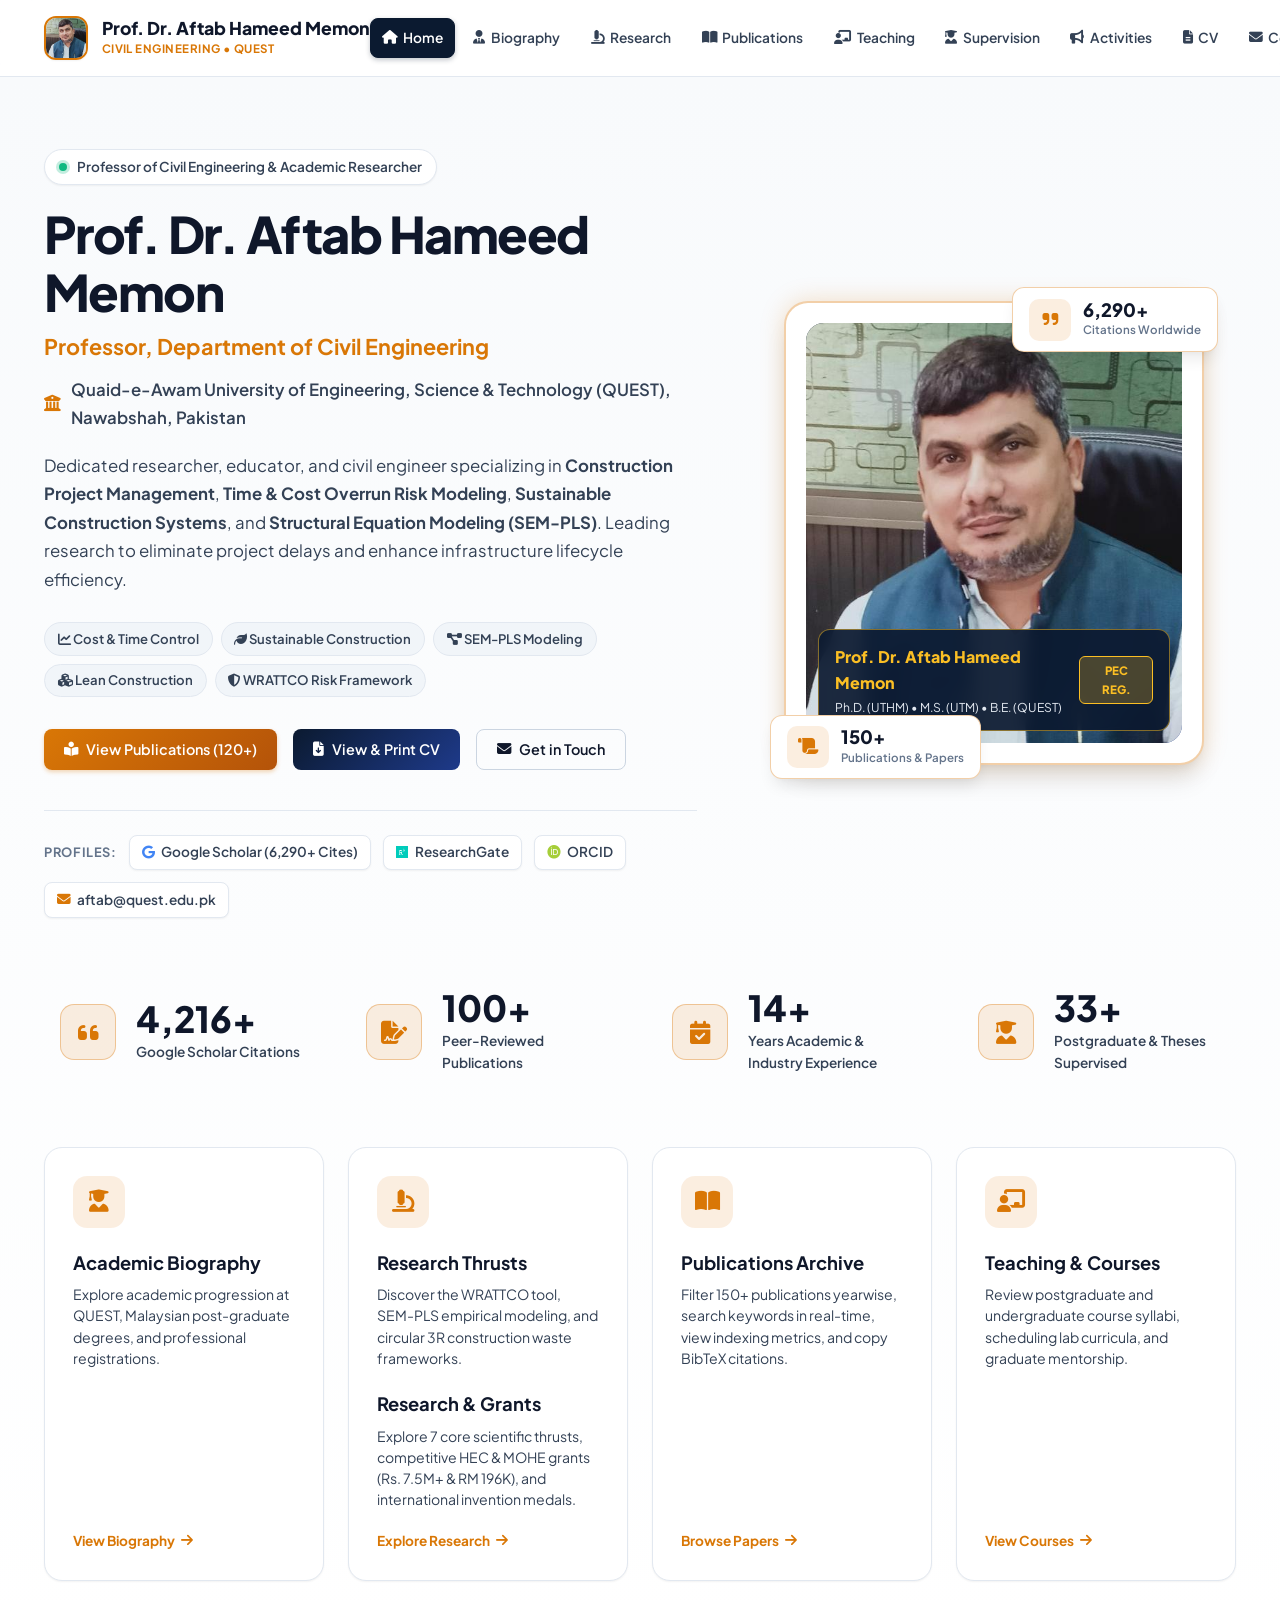
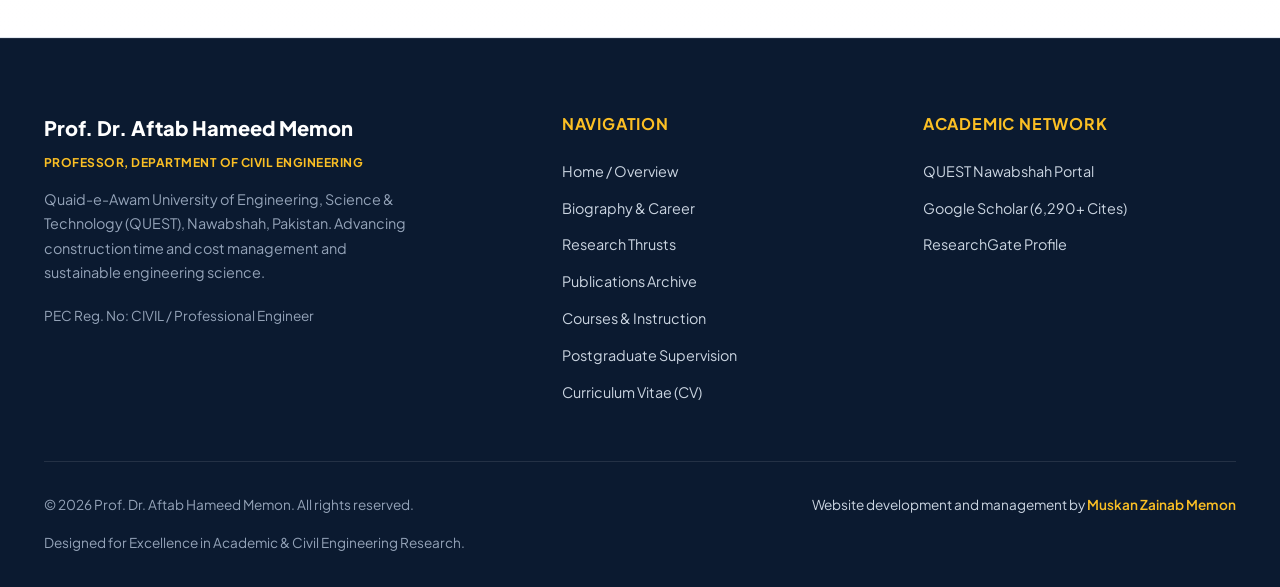
<file: index.html>
<!DOCTYPE html>
<html lang="en" data-theme="light">

<head>
  <meta charset="UTF-8">
  <meta name="viewport" content="width=device-width, initial-scale=1.0">
  <title>Prof. Dr. Aftab Hameed Memon | Professor of Civil Engineering | QUEST Nawabshah</title>

  <meta name="description"
    content="Academic and research portal of Prof. Dr. Aftab Hameed Memon, Professor of Civil Engineering at Quaid-e-Awam University of Engineering, Science & Technology (QUEST), Nawabshah, Pakistan. Over 6,200+ citations in Construction Cost Management, Sustainable Construction, and SEM-PLS.">
  <meta name="keywords"
    content="Aftab Hameed Memon, Dr. Aftab Memon, QUEST Nawabshah, Civil Engineering, Construction Management, Cost Overrun, Structural Equation Modeling, SEM-PLS, Sustainable Construction, WRATTCO">
  <meta name="author" content="Prof. Dr. Aftab Hameed Memon">

  <!-- Open Graph / Academic SEO -->
  <meta property="og:title" content="Prof. Dr. Aftab Hameed Memon | Civil Engineering & Construction Management">
  <meta property="og:description"
    content="Academic portfolio, research publications, teaching, and postgraduate supervision of Prof. Dr. Aftab Hameed Memon.">
  <meta property="og:type" content="profile">
  <meta property="og:image" content="assets/images/profile.jpg">

  <!-- Schema.org Academic Metadata -->
  <script type="application/ld+json">
  {
    "@context": "https://schema.org",
    "@type": "Person",
    "name": "Prof. Dr. Aftab Hameed Memon",
    "jobTitle": "Professor",
    "worksFor": {
      "@type": "EducationalOrganization",
      "name": "Quaid-e-Awam University of Engineering, Science & Technology (QUEST)",
      "address": {
        "@type": "PostalAddress",
        "addressLocality": "Nawabshah",
        "addressRegion": "Sindh",
        "addressCountry": "Pakistan"
      }
    },
    "alumniOf": [
      {
        "@type": "EducationalOrganization",
        "name": "Universiti Tun Hussein Onn Malaysia (UTHM)"
      },
      {
        "@type": "EducationalOrganization",
        "name": "Universiti Teknologi Malaysia (UTM)"
      },
      {
        "@type": "EducationalOrganization",
        "name": "QUEST Nawabshah"
      }
    ],
    "knowsAbout": [
      "Civil Engineering",
      "Construction Management",
      "Cost and Time Overrun Control",
      "Structural Equation Modeling (SEM-PLS)",
      "Sustainable Construction"
    ]
  }
  </script>

  <!-- Favicon -->
  <link rel="icon" type="image/svg+xml" href="assets/images/logo.svg">

  <!-- Google Fonts -->
  <link rel="preconnect" href="https://fonts.googleapis.com">
  <link rel="preconnect" href="https://fonts.gstatic.com" crossorigin>
  <link
    href="https://fonts.googleapis.com/css2?family=Playfair+Display:ital,wght@0,600;0,700;1,600&family=Plus+Jakarta+Sans:wght@300;400;500;600;700;800&display=swap"
    rel="stylesheet">

  <!-- Font Awesome 6 Icons -->
  <link rel="stylesheet" href="https://cdnjs.cloudflare.com/ajax/libs/font-awesome/6.4.0/css/all.min.css">

  <!-- Main Stylesheet -->
  <link rel="stylesheet" href="css/style.css">
  <!-- Admin Stylesheet -->
  <link rel="stylesheet" href="css/admin.css">
</head>

<body class="bg-grid-pattern">

  <!-- ==================== HEADER / NAVIGATION ==================== -->
  <header class="header">
    <div class="container">
      <div class="nav-wrapper">

        <!-- Brand / Identity with Photo Thumbnail -->
        <a href="#home" data-tab-target="home" class="brand-link">
          <img src="assets/images/profile.jpg" onerror="this.src='assets/images/logo.svg';"
            alt="Prof. Dr. Aftab Hameed Memon" class="brand-nav-avatar">
          <div class="brand-info">
            <span class="brand-name">Prof. Dr. Aftab Hameed Memon</span>
            <span class="brand-role">Civil Engineering • QUEST</span>
          </div>
        </a>

        <!-- Desktop Navigation Tabs -->
        <ul class="nav-links" id="navLinks">
          <li><a href="#home" data-tab-target="home" class="nav-link active-tab"><i class="fas fa-home"></i> Home</a>
          </li>
          <li><a href="#about" data-tab-target="about" class="nav-link"><i class="fas fa-user-tie"></i> Biography</a>
          </li>
          <li><a href="#research" data-tab-target="research" class="nav-link"><i class="fas fa-microscope"></i>
              Research</a></li>
          <li><a href="#publications" data-tab-target="publications" class="nav-link"><i class="fas fa-book-open"></i>
              Publications</a></li>
          <li><a href="#teaching" data-tab-target="teaching" class="nav-link"><i class="fas fa-chalkboard-teacher"></i>
              Teaching</a></li>
          <li><a href="#supervision" data-tab-target="supervision" class="nav-link"><i class="fas fa-user-graduate"></i>
              Supervision</a></li>
          <li><a href="#activities" data-tab-target="activities" class="nav-link"><i class="fas fa-bullhorn"></i>
              Activities</a></li>
          <li><a href="#cv" data-tab-target="cv" class="nav-link"><i class="fas fa-file-alt"></i> CV</a></li>
          <li><a href="#contact" data-tab-target="contact" class="nav-link"><i class="fas fa-envelope"></i> Contact</a>
          </li>
        </ul>

        <!-- Action Controls -->
        <div class="nav-actions">
          <button id="themeToggleBtn" class="theme-toggle-btn" aria-label="Toggle Dark/Light Mode" title="Toggle Theme">
            <i id="themeIcon" class="fas fa-moon"></i>
          </button>

          <button id="mobileToggle" class="mobile-toggle" aria-label="Toggle Mobile Navigation">
            <i class="fas fa-bars"></i>
          </button>
        </div>
      </div>
    </div>
  </header>

  <main id="main-content">

    <!-- ==========================================================================
         TAB VIEW 1: HOME / OVERVIEW
         ========================================================================== -->
    <div id="home-view" class="view-section active-view">

      <!-- Hero Section with Dr. Aftab's Real Photograph -->
      <section class="hero-section">
        <div class="container">
          <div class="hero-grid">

            <!-- Left: Hero Credentials & Bio -->
            <div class="hero-content">
              <div class="academic-badge">
                <span class="status-dot"></span>
                <span>Professor of Civil Engineering &amp; Academic Researcher</span>
              </div>

              <h1 class="hero-name">Prof. Dr. Aftab Hameed Memon</h1>

              <div class="hero-title-role">
                Professor, Department of Civil Engineering
              </div>

              <div class="hero-institution">
                <i class="fas fa-university" style="color: var(--accent-gold);"></i>
                <span>Quaid-e-Awam University of Engineering, Science &amp; Technology (QUEST), Nawabshah,
                  Pakistan</span>
              </div>

              <p class="hero-bio-short">
                Dedicated researcher, educator, and civil engineer specializing in <strong>Construction Project
                  Management</strong>,
                <strong>Time &amp; Cost Overrun Risk Modeling</strong>, <strong>Sustainable Construction
                  Systems</strong>, and
                <strong>Structural Equation Modeling (SEM-PLS)</strong>. Leading research to eliminate project delays
                and enhance infrastructure lifecycle efficiency.
              </p>

              <!-- Research Interest Badges -->
              <div class="hero-tags">
                <span class="tag-pill"><i class="fas fa-chart-line"></i> Cost &amp; Time Control</span>
                <span class="tag-pill"><i class="fas fa-leaf"></i> Sustainable Construction</span>
                <span class="tag-pill"><i class="fas fa-project-diagram"></i> SEM-PLS Modeling</span>
                <span class="tag-pill"><i class="fas fa-cubes"></i> Lean Construction</span>
                <span class="tag-pill"><i class="fas fa-shield-alt"></i> WRATTCO Risk Framework</span>
              </div>

              <!-- Hero Buttons Switching Directly to Specific Tabs -->
              <div class="hero-buttons">
                <button data-tab-target="publications" class="btn btn-primary">
                  <i class="fas fa-book-reader"></i> View Publications (120+)
                </button>
                <button data-tab-target="cv" class="btn btn-blue">
                  <i class="fas fa-file-download"></i> View &amp; Print CV
                </button>
                <button data-tab-target="contact" class="btn btn-outline">
                  <i class="fas fa-envelope"></i> Get in Touch
                </button>
              </div>

              <!-- Academic Profiles Strip -->
              <div class="academic-links-bar">
                <span class="academic-links-label secret-admin-trigger" id="adminProfilesTrigger" title="Profiles">Profiles:</span>

                <a href="https://scholar.google.com/citations?user=CjmiuJMAAAAJ&hl=en&oi=ao" target="_blank"
                  rel="noopener noreferrer" class="social-badge" title="Google Scholar Profile">
                  <i class="fab fa-google" style="color: #4285f4;"></i>
                  <span>Google Scholar (6,290+ Cites)</span>
                </a>

                <a href="https://www.researchgate.net/profile/Aftab-Memon-2" target="_blank" rel="noopener noreferrer"
                  class="social-badge" title="ResearchGate Profile">
                  <i class="fab fa-researchgate" style="color: #00ccbb;"></i>
                  <span>ResearchGate</span>
                </a>

                <a href="https://orcid.org" target="_blank" rel="noopener noreferrer" class="social-badge"
                  title="ORCID Record">
                  <i class="fab fa-orcid" style="color: #a6ce39;"></i>
                  <span>ORCID</span>
                </a>

                <a href="mailto:aftab@quest.edu.pk" class="social-badge" title="Official Institutional Email">
                  <i class="fas fa-envelope" style="color: var(--accent-gold);"></i>
                  <span>aftab@quest.edu.pk</span>
                </a>
              </div>
            </div>

            <!-- Right: Real Photograph Card with Verification Badge -->
            <div class="hero-visual">
              <div class="portrait-card">

                <!-- Floating Citation Pill -->
                <div class="floating-stat-card top-right">
                  <div class="stat-icon-wrap">
                    <i class="fas fa-quote-right"></i>
                  </div>
                  <div class="stat-info">
                    <div class="num">6,290+</div>
                    <div class="lbl">Citations Worldwide</div>
                  </div>
                </div>

                <!-- Photograph Container -->
                <div class="portrait-img-wrap">
                  <img src="assets/images/profile.jpg" alt="Prof. Dr. Aftab Hameed Memon" class="portrait-img">

                  <!-- Portrait Badge Overlay -->
                  <div class="portrait-badge-overlay">
                    <div class="badge-text-left">
                      <h4>Prof. Dr. Aftab Hameed Memon</h4>
                      <p>Ph.D. (UTHM) • M.S. (UTM) • B.E. (QUEST)</p>
                    </div>
                    <div class="badge-pec-icon">
                      PEC REG.
                    </div>
                  </div>
                </div>

                <!-- Floating Publications Pill -->
                <div class="floating-stat-card bottom-left">
                  <div class="stat-icon-wrap">
                    <i class="fas fa-scroll"></i>
                  </div>
                  <div class="stat-info">
                    <div class="num">150+</div>
                    <div class="lbl">Publications &amp; Papers</div>
                  </div>
                </div>

              </div>
            </div>

          </div>

          <!-- Key Metrics Counter Bar -->
          <div id="metrics" class="metrics-grid" style="margin-top: 3.5rem;">

            <div class="metric-item">
              <div class="metric-icon-circle">
                <i class="fas fa-quote-left"></i>
              </div>
              <div>
                <div class="metric-val counter-val" data-target="6290" data-suffix="+">6,290+</div>
                <div class="metric-label">Google Scholar Citations</div>
              </div>
            </div>

            <div class="metric-item">
              <div class="metric-icon-circle">
                <i class="fas fa-file-signature"></i>
              </div>
              <div>
                <div class="metric-val counter-val" data-target="150" data-suffix="+">150+</div>
                <div class="metric-label">Peer-Reviewed Publications</div>
              </div>
            </div>

            <div class="metric-item">
              <div class="metric-icon-circle">
                <i class="fas fa-calendar-check"></i>
              </div>
              <div>
                <div class="metric-val counter-val" data-target="22" data-suffix="+">22+</div>
                <div class="metric-label">Years Academic &amp; Industry Experience</div>
              </div>
            </div>

            <div class="metric-item">
              <div class="metric-icon-circle">
                <i class="fas fa-user-graduate"></i>
              </div>
              <div>
                <div class="metric-val counter-val" data-target="50" data-suffix="+">50+</div>
                <div class="metric-label">Postgraduate &amp; Theses Supervised</div>
              </div>
            </div>

          </div>

          <!-- Section Exploration Grid (Direct 1-Click to Other Tabs) -->
          <div class="home-explore-grid">

            <div class="explore-tile" data-tab-target="about">
              <div>
                <div class="tile-icon"><i class="fas fa-user-graduate"></i></div>
                <h3 class="tile-title">Academic Biography</h3>
                <p class="tile-desc">Explore academic progression at QUEST, Malaysian post-graduate degrees, and
                  professional registrations.</p>
              </div>
              <span class="tile-arrow">View Biography <i class="fas fa-arrow-right"></i></span>
            </div>

            <div class="explore-tile" data-tab-target="research">
              <div>
                <div class="tile-icon"><i class="fas fa-microscope"></i></div>
                <h3 class="tile-title">Research Thrusts</h3>
                <p class="tile-desc">Discover the WRATTCO tool, SEM-PLS empirical modeling, and circular 3R construction
                  waste frameworks.</p>
                <h3 class="tile-title">Research &amp; Grants</h3>
                <p class="tile-desc">Explore 7 core scientific thrusts, competitive HEC &amp; MOHE grants (Rs. 7.5M+
                  &amp; RM 196K), and international invention medals.</p>
              </div>
              <span class="tile-arrow">Explore Research <i class="fas fa-arrow-right"></i></span>
            </div>

            <div class="explore-tile" data-tab-target="publications">
              <div>
                <div class="tile-icon"><i class="fas fa-book-open"></i></div>
                <h3 class="tile-title">Publications Archive</h3>
                <p class="tile-desc">Filter 150+ publications yearwise, search keywords in real-time, view indexing
                  metrics, and copy
                  BibTeX citations.</p>
              </div>
              <span class="tile-arrow">Browse Papers <i class="fas fa-arrow-right"></i></span>
            </div>

            <div class="explore-tile" data-tab-target="teaching">
              <div>
                <div class="tile-icon"><i class="fas fa-chalkboard-teacher"></i></div>
                <h3 class="tile-title">Teaching &amp; Courses</h3>
                <p class="tile-desc">Review postgraduate and undergraduate course syllabi, scheduling lab curricula, and
                  graduate mentorship.</p>
              </div>
              <span class="tile-arrow">View Courses <i class="fas fa-arrow-right"></i></span>
            </div>

          </div>

        </div>
      </section>

    </div>


    <!-- ==========================================================================
         TAB VIEW 2: ABOUT / BIOGRAPHY & CAREER
         ========================================================================== -->
    <div id="about-view" class="view-section">

      <!-- Subpage Header Banner -->
      <div class="section-banner">
        <div class="container">
          <div class="banner-flex">
            <div class="banner-left">
              <div class="banner-info">
                <div class="breadcrumb"><i class="fas fa-home"></i> Home / Academic Profile</div>
                <h1>Biography &amp; Academic Progression</h1>
                <p>Civil Engineering Educator, HEC Approved Ph.D. Supervisor, and Project Management Specialist</p>
              </div>
            </div>
            <div class="banner-right-badges">
              <span class="social-badge"><i class="fas fa-check-circle" style="color: #10b981;"></i> PEC Registered
                Engineer</span>
              <span class="social-badge"><i class="fas fa-university"></i> Faculty of Civil &amp; Mechanical Engineering</span>
            </div>
          </div>
        </div>
      </div>

      <div class="container section-padding" style="padding-top: 0;">
        <div class="about-grid">

          <!-- Narrative & Educational Track -->
          <div class="about-narrative">
            <p>
              <strong>Prof. Dr. Aftab Hameed Memon</strong> serves as Professor in the Department of Civil Engineering
              at
              <strong>Quaid-e-Awam University of Engineering, Science &amp; Technology (QUEST)</strong>, Nawabshah,
              Sindh, Pakistan.
              He has also served with distinction as the <strong>Chairman of the Department of Civil Engineering
                Technology</strong>,
              where he spearheaded departmental accreditation under the Pakistan Engineering Council Outcome-Based
              Education (OBE) system,
              modernized testing facilities, and instituted industry-academia advisory panels.
            </p>

            <p class="narrative-highlight">
              "My scientific mission focuses on empowering the civil engineering industry with predictive quantitative
              tools to eliminate cost overruns, diminish construction waste, and foster sustainable infrastructure
              lifecycle management."
            </p>

            <p>
              Prior to his academic career at QUEST, Dr. Memon gained valuable engineering industry experience as an
              <strong>Assistant Planning Engineer at Paragon Constructors (Pvt.) Ltd.</strong> and <strong>Project
                Coordinator at Osmani and Company (Pvt.) Ltd.</strong>,
              where he managed milestone schedules, CPM/PERT networks, progress monitoring, and variation orders on
              high-value public and commercial schemes.
            </p>

            <!-- Education Timeline Track -->
            <div class="education-timeline">
              <h3 class="timeline-title">
                <i class="fas fa-graduation-cap" style="color: var(--accent-gold);"></i> Educational Qualifications
              </h3>

              <div class="timeline-track">
                <!-- Ph.D. -->
                <div class="timeline-node">
                  <div class="timeline-marker"></div>
                  <div class="timeline-date">2010 – 2014</div>
                  <div class="timeline-degree">Doctor of Philosophy (Ph.D.) in Civil Engineering / Construction
                    Management</div>
                  <div class="timeline-inst">Universiti Tun Hussein Onn Malaysia (UTHM), Johor, Malaysia</div>
                  <div class="timeline-desc">Dissertation: <em>STRUCTURAL MODELLING OF COST OVERRUN FACTORS IN CONSTRUCTION INDUSTRY</em>.</div>
                </div>

                <!-- M.S. -->
                <div class="timeline-node">
                  <div class="timeline-marker"></div>
                  <div class="timeline-date">2004 – 2005</div>
                  <div class="timeline-degree">Master of Science (M.S.) in Construction Management</div>
                  <div class="timeline-inst">Universiti Teknologi Malaysia (UTM), Skudai, Johor, Malaysia</div>
                  <div class="timeline-desc">Thesis: <em>RESOURCE-DRIVEN SCHEDULING: BARRIERS TO IMPLEMENTATION</em>.</div>
                </div>

                <!-- B.E. -->
                <div class="timeline-node">
                  <div class="timeline-marker"></div>
                  <div class="timeline-date">1997 – 2001</div>
                  <div class="timeline-degree">Bachelor of Engineering (B.E.) in Civil Engineering</div>
                  <div class="timeline-inst">QUEST Nawabshah, Pakistan</div>
                  <div class="timeline-desc">Graduated First Class with distinction across structural analysis,
                    materials, and hydraulics.</div>
                </div>
              </div>
            </div>
          </div>

          <!-- Right Sidebar Stack: Career & Memberships -->
          <div class="about-side-stack">

            <div class="card-box">
              <div class="card-box-header">
                <i class="fas fa-landmark"></i>
                <h3>Academic Progression at QUEST</h3>
              </div>
              <ul class="exp-list">
                <li class="exp-item">
                  <div class="exp-item-icon"><i class="fas fa-user-tie"></i></div>
                  <div class="exp-item-details">
                    <h4>Professor</h4>
                    <p>Department of Civil Engineering</p>
                    <span class="exp-years">2022 – Present</span>
                  </div>
                </li>
                <li class="exp-item">
                  <div class="exp-item-icon"><i class="fas fa-sitemap"></i></div>
                  <div class="exp-item-details">
                    <h4>Associate Professor &amp; Chairman</h4>
                    <p>Department of Civil Engineering Technology</p>
                    <span class="exp-years">2018 – 2022</span>
                  </div>
                </li>
                <li class="exp-item">
                  <div class="exp-item-icon"><i class="fas fa-chalkboard-teacher"></i></div>
                  <div class="exp-item-details">
                    <h4>Assistant Professor</h4>
                    <p>Civil Engineering Department</p>
                    <span class="exp-years">2014 – 2018</span>
                  </div>
                </li>
                <li class="exp-item">
                  <div class="exp-item-icon"><i class="fas fa-book-reader"></i></div>
                  <div class="exp-item-details">
                    <h4>Lecturer</h4>
                    <p>Civil Engineering Department</p>
                    <span class="exp-years">2007 – 2014</span>
                  </div>
                </li>
              </ul>
            </div>

            <div class="card-box">
              <div class="card-box-header">
                <i class="fas fa-hard-hat"></i>
                <h3>Industry Field Experience</h3>
              </div>
              <ul class="exp-list">
                <li class="exp-item">
                  <div class="exp-item-icon"><i class="fas fa-building"></i></div>
                  <div class="exp-item-details">
                    <h4>Project Coordinator</h4>
                    <p>Osmani and Company (Pvt.) Ltd. (2005 – 2007)</p>
                  </div>
                </li>
                <li class="exp-item">
                  <div class="exp-item-icon"><i class="fas fa-pencil-ruler"></i></div>
                  <div class="exp-item-details">
                    <h4>Assistant Planning Engineer</h4>
                    <p>Paragon Constructors (Pvt.) Ltd. (2002 – 2004)</p>
                  </div>
                </li>
              </ul>
            </div>

            <div class="card-box">
              <div class="card-box-header">
                <i class="fas fa-certificate"></i>
                <h3>Professional Registrations</h3>
              </div>
              <ul class="membership-list">
                <li class="membership-item">
                  <i class="fas fa-check-circle"></i>
                  <span>Registered Professional Engineer (P.E.) – <strong>Pakistan Engineering Council
                      (PEC)</strong></span>
                </li>
                <li class="membership-item">
                  <i class="fas fa-check-circle"></i>
                  <span>Corporate Member – <strong>Concrete Society Malaysia (CSM)</strong></span>
                </li>
                <li class="membership-item">
                  <i class="fas fa-check-circle"></i>
                  <span>Member – <strong>Malaysian Society for Engineering &amp; Technology (MSET)</strong></span>
                </li>
                <li class="membership-item">
                  <i class="fas fa-check-circle"></i>
                  <span>Member – <strong>International Association of Engineers (IAENG)</strong></span>
                </li>
              </ul>
            </div>

          </div>

        </div>
      </div>

    </div>


    <!-- ==========================================================================
         TAB VIEW 3: RESEARCH / FOCUS THRUSTS, GRANTS & AWARDS
         ========================================================================== -->
    <div id="research-view" class="view-section">

      <!-- Subpage Header Banner -->
      <div class="section-banner">
        <div class="container">
          <div class="banner-flex">
            <div class="banner-left">
              <div class="banner-info">
                <div class="breadcrumb"><i class="fas fa-home"></i> Home / Research</div>
                <h1>Research &amp; Scientific Innovations</h1>
                <p>Core Scientific Thrusts, Competitive National/International Grants, and Invention Honors</p>
              </div>
            </div>
            <div class="banner-right-badges">
              <button data-tab-target="publications" class="btn btn-primary"
                style="padding: 0.5rem 1rem; font-size: 0.85rem;">
                <i class="fas fa-book-open"></i> Publications on these Topics
              </button>
            </div>
          </div>
        </div>
      </div>

      <div class="container section-padding" style="padding-top: 0;">

        <!-- 3 Sub-Menu Navigation Head (Separated and Opened on Click) -->
        <div class="research-submenus-grid">

          <button class="research-subtab-card active" data-research-tab="thrusts">
            <div class="subtab-icon-box"><i class="fas fa-microscope"></i></div>
            <div class="subtab-info">
              <h3 class="subtab-title">Research Focus &amp; Scientific Thrusts</h3>
              <p class="subtab-desc">Interdisciplinary domains, quantitative modeling &amp; sustainable materials</p>
            </div>
            <span class="subtab-badge">7 Core Thrusts</span>
          </button>

          <button class="research-subtab-card" data-research-tab="grants">
            <div class="subtab-icon-box"><i class="fas fa-hand-holding-usd"></i></div>
            <div class="subtab-info">
              <h3 class="subtab-title">Research Grants</h3>
              <p class="subtab-desc">HEC NRPU, MOHE Malaysia &amp; university funded research projects</p>
            </div>
            <span class="subtab-badge">Rs. 7.49M+ &amp; RM 196K</span>
          </button>

          <button class="research-subtab-card" data-research-tab="awards">
            <div class="subtab-icon-box"><i class="fas fa-trophy"></i></div>
            <div class="subtab-info">
              <h3 class="subtab-title">Research Awards</h3>
              <p class="subtab-desc">International invention medals, best research product &amp; paper awards</p>
            </div>
            <span class="subtab-badge">7 Honors &amp; Medals</span>
          </button>

        </div>

        <!-- ==================== SUB-VIEW 1: RESEARCH FOCUS & THRUSTS ==================== -->
        <div id="research-subview-thrusts" class="research-subview active">

          <div class="research-grid">

            <!-- Pillar 1 -->
            <div class="research-card">
              <div class="research-card-top">
                <div class="research-icon-box">
                  <i class="fas fa-stopwatch-20"></i>
                </div>
                <h3 class="research-card-title">Construction Cost &amp; Time Overrun Risk Modeling</h3>
                <p class="research-card-desc">
                  Developing empirical risk matrices to identify, isolate, and mitigate budget inflation and schedule
                  slippages in public and commercial mega-projects. Formulated the widely referenced <strong>Weighted Risk
                    Assessment Tool for Time and Cost Overrun (WRATTCO)</strong>.
                </p>
              </div>
              <div class="research-card-tags">
                <span class="tag-badge">WRATTCO Tool</span>
                <span class="tag-badge">Delay Analysis</span>
                <span class="tag-badge">Cost Contingency</span>
                <span class="tag-badge">Contract Administration</span>
              </div>
            </div>

            <!-- Pillar 2 -->
            <div class="research-card">
              <div class="research-card-top">
                <div class="research-icon-box">
                  <i class="fas fa-network-wired"></i>
                </div>
                <h3 class="research-card-title">Structural Equation Modeling (PLS-SEM &amp; AMOS)</h3>
                <p class="research-card-desc">
                  Pioneering advanced multivariate structural equation modeling techniques to assess latent human,
                  contractual, and technical variables in civil engineering schemes. Highly cited for standardizing
                  PLS-SEM guidelines across construction management literature.
                </p>
              </div>
              <div class="research-card-tags">
                <span class="tag-badge">SmartPLS</span>
                <span class="tag-badge">AMOS</span>
                <span class="tag-badge">Multivariate Statistics</span>
                <span class="tag-badge">Confirmatory Composite Analysis</span>
              </div>
            </div>

            <!-- Pillar 3 -->
            <div class="research-card">
              <div class="research-card-top">
                <div class="research-icon-box">
                  <i class="fas fa-recycle"></i>
                </div>
                <h3 class="research-card-title">Sustainable Construction &amp; Circular 3R Waste Systems</h3>
                <p class="research-card-desc">
                  Investigating sustainable construction adoption barriers, green building certification (LEED/BREEAM),
                  and physical construction waste minimization strategies. Formulating operational frameworks to curtail
                  on-site material scrap by up to 30%.
                </p>
              </div>
              <div class="research-card-tags">
                <span class="tag-badge">Waste Minimization</span>
                <span class="tag-badge">Green Building</span>
                <span class="tag-badge">Life-Cycle Assessment</span>
                <span class="tag-badge">Circular Economy</span>
              </div>
            </div>

            <!-- Pillar 4 -->
            <div class="research-card">
              <div class="research-card-top">
                <div class="research-icon-box">
                  <i class="fas fa-drafting-compass"></i>
                </div>
                <h3 class="research-card-title">Lean Construction &amp; Digital Project Delivery</h3>
                <p class="research-card-desc">
                  Examining the synergistic integration of Lean Construction practices (Last Planner System, 5S workflow),
                  Building Information Modeling (5D BIM), and AI-driven parametric estimating to enhance construction site
                  safety and labor productivity.
                </p>
              </div>
              <div class="research-card-tags">
                <span class="tag-badge">Lean Construction</span>
                <span class="tag-badge">Last Planner</span>
                <span class="tag-badge">5D BIM</span>
                <span class="tag-badge">AI in Estimating</span>
              </div>
            </div>

            <!-- Pillar 5 (Contract and Organizational Management) -->
            <div class="research-card">
              <div class="research-card-top">
                <div class="research-icon-box">
                  <i class="fas fa-file-contract"></i>
                </div>
                <h3 class="research-card-title">Contract &amp; Organizational Management</h3>
                <p class="research-card-desc">
                  Investigating procurement delivery systems, contract dispute avoidance, claims evaluation under standard conditions of contract (FIDIC / PEC), and organizational behavior factors influencing employee job satisfaction, leadership, and knowledge sharing in construction projects.
                </p>
              </div>
              <div class="research-card-tags">
                <span class="tag-badge">Contract Claims</span>
                <span class="tag-badge">Dispute Avoidance</span>
                <span class="tag-badge">FIDIC &amp; PEC Terms</span>
                <span class="tag-badge">Procurement Systems</span>
                <span class="tag-badge">Organizational Behavior</span>
              </div>
            </div>

            <!-- Pillar 6 (Building Materials) -->
            <div class="research-card">
              <div class="research-card-top">
                <div class="research-icon-box">
                  <i class="fas fa-cubes"></i>
                </div>
                <h3 class="research-card-title">Building Materials &amp; Concrete Technology</h3>
                <p class="research-card-desc">
                  Engineering sustainable, high-performance infrastructure materials including low-cost bio-based self-healing concrete using indigenous Pakistani precursors, nylon/steel fiber-reinforced Self-Compacting Concrete (SCC), and supplementary cementitious materials such as Rice Husk Ash (RHA).
                </p>
              </div>
              <div class="research-card-tags">
                <span class="tag-badge">Bio-Based Self-Healing</span>
                <span class="tag-badge">Indigenous Materials</span>
                <span class="tag-badge">High-Strength SCC</span>
                <span class="tag-badge">Nylon &amp; Steel Fibers</span>
                <span class="tag-badge">Rice Husk Ash (RHA)</span>
              </div>
            </div>

            <!-- Pillar 7 (Qualitative and Quantitative Analysis) -->
            <div class="research-card">
              <div class="research-card-top">
                <div class="research-icon-box">
                  <i class="fas fa-chart-line"></i>
                </div>
                <h3 class="research-card-title">Qualitative &amp; Quantitative Analysis</h3>
                <p class="research-card-desc">
                  Applying multi-criteria decision-making (MCDM / TOPSIS), advanced empirical survey instrument formulation, exploratory and confirmatory composite factor modeling, reliability and validity testing, and mixed-methods research paradigms to solve complex civil engineering management problems.
                </p>
              </div>
              <div class="research-card-tags">
                <span class="tag-badge">TOPSIS &amp; MCDM</span>
                <span class="tag-badge">Quantitative Modeling</span>
                <span class="tag-badge">Instrument Validation</span>
                <span class="tag-badge">Mixed Methods</span>
                <span class="tag-badge">Decision Support Systems</span>
              </div>
            </div>

          </div>

        </div>

        <!-- ==================== SUB-VIEW 2: RESEARCH GRANTS ==================== -->
        <div id="research-subview-grants" class="research-subview">

          <!-- Summary Metric Banner -->
          <div class="grants-summary-banner">
            <div class="grants-summary-left">
              <h3><i class="fas fa-coins" style="color: var(--accent-gold); margin-right: 0.5rem;"></i> Competitive Research Funding Portfolio</h3>
              <p>Leading national and international competitive grants driving infrastructure durability, self-healing materials, computerized decision support, and waste control.</p>
            </div>
            <div class="grants-stat-badges">
              <span class="grant-stat-chip"><i class="fas fa-rupee-sign" style="color: #10b981;"></i> <strong>Rs. 7.49M</strong> (HEC NRPU &amp; QUEST)</span>
              <span class="grant-stat-chip"><i class="fas fa-money-bill-wave" style="color: var(--brand-azure);"></i> <strong>RM 196,400</strong> (MOHE Malaysia)</span>
              <span class="grant-stat-chip"><i class="fas fa-tasks" style="color: var(--accent-gold);"></i> <strong>4</strong> Funded Grants</span>
            </div>
          </div>

          <!-- Grants Grid -->
          <div class="grants-grid">

            <!-- Grant 1 (Active, HEC NRPU) -->
            <div class="grant-card featured-grant">
              <div>
                <div class="grant-card-top">
                  <span class="grant-funder-tag"><i class="fas fa-university"></i> Higher Education Commission (HEC) Pakistan</span>
                  <span class="grant-status-badge active"><i class="fas fa-circle" style="font-size: 0.5rem; vertical-align: middle;"></i> Active Grant (2024 – 2026)</span>
                </div>
                <div class="grant-amount-box">
                  <div class="grant-amount-val">Rs. 6.49 Million</div>
                  <div class="grant-amount-scheme">National Research Program for Universities (NRPU) • HEC Pakistan</div>
                </div>
                <h4 class="grant-title">Development of Low-Cost Bio-Based Self-Healing Concrete Using Indigenous Materials for Sustainable and Durable Infrastructure in Pakistan</h4>
                <p class="grant-desc">
                  A high-impact competitive national grant pioneering the development of biological and mineral self-healing mechanisms inside concrete structures using indigenous Pakistani precursors. The project aims to eliminate micro-cracking, suppress moisture ingress, and drastically extend the lifecycle durability of national bridges, roads, and high-rise structures.
                </p>
              </div>
              <div class="grant-meta-row">
                <span><i class="far fa-calendar-alt" style="color: var(--accent-gold);"></i> <strong>08/2024 – 07/2026</strong></span>
                <span><i class="fas fa-user-tie" style="color: var(--accent-gold);"></i> Principal Investigator</span>
                <span><i class="fas fa-map-marker-alt" style="color: var(--accent-gold);"></i> QUEST Nawabshah</span>
              </div>
            </div>

            <!-- Grant 2 (QUEST Nawabshah) -->
            <div class="grant-card">
              <div>
                <div class="grant-card-top">
                  <span class="grant-funder-tag"><i class="fas fa-landmark"></i> QUEST Nawabshah</span>
                  <span class="grant-status-badge completed">Completed</span>
                </div>
                <div class="grant-amount-box">
                  <div class="grant-amount-val">Rs. 1.00 Million</div>
                  <div class="grant-amount-scheme">Institutional Research Incentive Grant • QUEST Nawabshah</div>
                </div>
                <h4 class="grant-title">Decision Support System for Improving Project Performance</h4>
                <p class="grant-desc">
                  Formulated and validated an empirical computerized Decision Support System (DSS) tailored to evaluate project delay triggers, analyze critical contractor-consultant risk dynamics, and establish actionable protocols to improve on-time and within-budget delivery across public sector engineering schemes in Pakistan.
                </p>
              </div>
              <div class="grant-meta-row">
                <span><i class="far fa-calendar-alt" style="color: var(--accent-gold);"></i> <strong>08/2017 – 12/2023</strong></span>
                <span><i class="fas fa-user-tie" style="color: var(--accent-gold);"></i> Principal Investigator</span>
                <span><i class="fas fa-map-marker-alt" style="color: var(--accent-gold);"></i> QUEST Nawabshah</span>
              </div>
            </div>

            <!-- Grant 3 (MOHE Malaysia - WRATTCO) -->
            <div class="grant-card">
              <div>
                <div class="grant-card-top">
                  <span class="grant-funder-tag"><i class="fas fa-globe-asia"></i> Ministry of Higher Education (MOHE), Malaysia</span>
                  <span class="grant-status-badge completed">Completed</span>
                </div>
                <div class="grant-amount-box">
                  <div class="grant-amount-val">RM 114,000</div>
                  <div class="grant-amount-scheme">Exploratory Research Grant Scheme (ERGS) • MOHE Malaysia</div>
                </div>
                <h4 class="grant-title">WRATTCO: Web-based Risk Assessment Technique for Time and Cost Overrun</h4>
                <p class="grant-desc">
                  Funded international project resulting in the design and programming of the widely recognized WRATTCO web platform. Implements mathematical risk index heuristics and probability matrices to forecast project budget inflation and schedule slippages during the conceptual and pre-construction stages.
                </p>
              </div>
              <div class="grant-meta-row">
                <span><i class="far fa-calendar-alt" style="color: var(--accent-gold);"></i> <strong>04/2013 – 04/2016</strong></span>
                <span><i class="fas fa-user-tie" style="color: var(--accent-gold);"></i> Key Researcher / Developer</span>
                <span><i class="fas fa-map-marker-alt" style="color: var(--accent-gold);"></i> UTHM Malaysia</span>
              </div>
            </div>

            <!-- Grant 4 (MOHE Malaysia - Waste Generation) -->
            <div class="grant-card">
              <div>
                <div class="grant-card-top">
                  <span class="grant-funder-tag"><i class="fas fa-recycle"></i> Ministry of Higher Education (MOHE), Malaysia</span>
                  <span class="grant-status-badge completed">Completed</span>
                </div>
                <div class="grant-amount-box">
                  <div class="grant-amount-val">RM 82,400</div>
                  <div class="grant-amount-scheme">Fundamental &amp; Applied Research Grant • MOHE / UTHM</div>
                </div>
                <h4 class="grant-title">A Novel Approach in Triggering, Assessing and Controlling Construction Waste Generation Throughout the Construction Lifecycle</h4>
                <p class="grant-desc">
                  Investigated quantitative causative factors of construction waste generation across design, procurement, handling, and operations. Produced actionable mitigation matrices to support zero-waste and circular construction practices across Southeast Asian construction sites.
                </p>
              </div>
              <div class="grant-meta-row">
                <span><i class="far fa-calendar-alt" style="color: var(--accent-gold);"></i> <strong>04/2013 – 04/2016</strong></span>
                <span><i class="fas fa-user-tie" style="color: var(--accent-gold);"></i> Co-Investigator</span>
                <span><i class="fas fa-map-marker-alt" style="color: var(--accent-gold);"></i> UTHM Malaysia</span>
              </div>
            </div>

          </div>

        </div>

        <!-- ==================== SUB-VIEW 3: RESEARCH AWARDS ==================== -->
        <div id="research-subview-awards" class="research-subview">

          <!-- Summary Metric Banner -->
          <div class="grants-summary-banner">
            <div class="grants-summary-left">
              <h3><i class="fas fa-award" style="color: var(--accent-gold); margin-right: 0.5rem;"></i> International &amp; National Research Honors</h3>
              <p>Recognitions honoring technological inventions, top research products, competitive scientific papers, and academic excellence in civil engineering.</p>
            </div>
            <div class="grants-stat-badges">
              <span class="grant-stat-chip"><i class="fas fa-medal" style="color: #f59e0b;"></i> <strong>Gold</strong> Medal (R&amp;I 2013)</span>
              <span class="grant-stat-chip"><i class="fas fa-medal" style="color: #94a3b8;"></i> <strong>Silver</strong> Medal (ITEX 2014)</span>
              <span class="grant-stat-chip"><i class="fas fa-medal" style="color: #d97706;"></i> <strong>3 Bronze</strong> Medals</span>
              <span class="grant-stat-chip"><i class="fas fa-trophy" style="color: var(--accent-gold);"></i> <strong>7</strong> Awards</span>
            </div>
          </div>

          <!-- Awards Grid -->
          <div class="awards-grid">

            <!-- Award 1: ITEX14 Silver Medal -->
            <div class="award-card">
              <div class="award-medal-circle silver">
                <i class="fas fa-medal"></i>
              </div>
              <div class="award-info">
                <div class="award-header-row">
                  <span class="award-type-label">International Invention Exhibition</span>
                  <span class="award-year-tag">2014</span>
                </div>
                <h4 class="award-title">Best Invention Award (Silver Medal)</h4>
                <div class="award-event">25th International Invention, Innovation &amp; Technology Exhibition (ITEX14)</div>
                <div class="award-venue"><i class="fas fa-map-marker-alt" style="color: var(--accent-gold); margin-right: 0.35rem;"></i> Kuala Lumpur Convention Centre (KLCC), Malaysia • 8–10 May 2014</div>
                <p style="font-size: 0.88rem; color: var(--text-secondary); line-height: 1.55;">
                  Awarded prestigious Silver Medal among global innovations for pioneering computerized risk assessment modeling for construction management.
                </p>
              </div>
            </div>

            <!-- Award 2: MTE14 Bronze Medal -->
            <div class="award-card">
              <div class="award-medal-circle bronze">
                <i class="fas fa-medal"></i>
              </div>
              <div class="award-info">
                <div class="award-header-row">
                  <span class="award-type-label">Malaysian Technology Exhibition</span>
                  <span class="award-year-tag">2014</span>
                </div>
                <h4 class="award-title">Best Invention and Innovation Award (Bronze Medal)</h4>
                <div class="award-event">Malaysian Technical Exhibition (MTE14)</div>
                <div class="award-venue"><i class="fas fa-building" style="color: var(--accent-gold); margin-right: 0.35rem;"></i> Organized by Malaysian Association of Research Scientists (MARS)</div>
                <p style="font-size: 0.88rem; color: var(--text-secondary); line-height: 1.55;">
                  Recognized by the national scientific association for novel engineering tools addressing infrastructure performance and risk mitigation.
                </p>
              </div>
            </div>

            <!-- Award 3: R&I 2013 Gold Medal & Cash Prize -->
            <div class="award-card">
              <div class="award-medal-circle gold">
                <i class="fas fa-trophy"></i>
              </div>
              <div class="award-info">
                <div class="award-header-row">
                  <span class="award-type-label">Top Research Product</span>
                  <span class="award-year-tag">2013</span>
                </div>
                <h4 class="award-title">Best Research Product Award (Gold Medal &amp; Cash Prize)</h4>
                <div class="award-event">Research and Innovation Competition (R&amp;I 2013)</div>
                <div class="award-venue"><i class="fas fa-university" style="color: var(--accent-gold); margin-right: 0.35rem;"></i> Universiti Tun Hussein Onn Malaysia (UTHM) • 19–20 December 2013</div>
                <div style="margin-bottom: 0.6rem;">
                  <span class="award-prize-pill"><i class="fas fa-gift"></i> Gold Medal + Cash Prize of RM 1,000 (Malaysian Ringgit)</span>
                </div>
                <p style="font-size: 0.88rem; color: var(--text-secondary); line-height: 1.55;">
                  Awarded the first-place gold distinction for developing an authoritative commercial-grade research product in construction risk analytics.
                </p>
              </div>
            </div>

            <!-- Award 4: R&I 2013 Fundamental Research Bronze Medal -->
            <div class="award-card">
              <div class="award-medal-circle bronze">
                <i class="fas fa-medal"></i>
              </div>
              <div class="award-info">
                <div class="award-header-row">
                  <span class="award-type-label">Fundamental Research</span>
                  <span class="award-year-tag">2013</span>
                </div>
                <h4 class="award-title">Best Fundamental Innovative Research Award (Bronze Medal)</h4>
                <div class="award-event">Research and Innovation Competition (R&amp;I 2013)</div>
                <div class="award-venue"><i class="fas fa-university" style="color: var(--accent-gold); margin-right: 0.35rem;"></i> Universiti Tun Hussein Onn Malaysia (UTHM)</div>
                <p style="font-size: 0.88rem; color: var(--text-secondary); line-height: 1.55;">
                  Conferred for groundbreaking fundamental scientific exploration of causative factors governing time and cost overruns.
                </p>
              </div>
            </div>

            <!-- Award 5: MUCET 2012 Best Paper Award -->
            <div class="award-card">
              <div class="award-medal-circle bronze">
                <i class="fas fa-certificate"></i>
              </div>
              <div class="award-info">
                <div class="award-header-row">
                  <span class="award-type-label">Conference Paper Distinction</span>
                  <span class="award-year-tag">2012</span>
                </div>
                <h4 class="award-title">Best Paper Award (3rd Place &amp; Cash Prize)</h4>
                <div class="award-event">Malaysian Technical Universities Conference on Engineering &amp; Technology (MUCET 2012)</div>
                <div class="award-venue"><i class="fas fa-map-marker-alt" style="color: var(--accent-gold); margin-right: 0.35rem;"></i> Perlis, Malaysia • 20–21 November 2012</div>
                <div style="margin-bottom: 0.6rem;">
                  <span class="award-prize-pill"><i class="fas fa-gift"></i> Bronze Medal + Cash Prize of RM 300</span>
                </div>
                <p style="font-size: 0.88rem; color: var(--text-secondary); line-height: 1.55;">
                  Awarded 3rd place overall in competitive peer-reviewed evaluation across Malaysian technical university engineering faculties.
                </p>
              </div>
            </div>

            <!-- Award 6: International PhD Scholarship -->
            <div class="award-card">
              <div class="award-medal-circle scholarship">
                <i class="fas fa-graduation-cap"></i>
              </div>
              <div class="award-info">
                <div class="award-header-row">
                  <span class="award-type-label">International Merit Fellowship</span>
                  <span class="award-year-tag">2010</span>
                </div>
                <h4 class="award-title">PhD Scholarship under International Scholarship Scheme</h4>
                <div class="award-event">International Scholarship Scheme • Universiti Tun Hussein Onn Malaysia (UTHM)</div>
                <div class="award-venue"><i class="fas fa-calendar-alt" style="color: var(--accent-gold); margin-right: 0.35rem;"></i> Tenure: August 2010 – February 2013</div>
                <p style="font-size: 0.88rem; color: var(--text-secondary); line-height: 1.55;">
                  Prestigious, highly competitive international fellowship covering full doctoral tuition, research allowances, and academic residency in Malaysia.
                </p>
              </div>
            </div>

            <!-- Award 7: Junior Engineer Performance Award -->
            <div class="award-card">
              <div class="award-medal-circle corporate">
                <i class="fas fa-hard-hat"></i>
              </div>
              <div class="award-info">
                <div class="award-header-row">
                  <span class="award-type-label">Corporate Excellence Award</span>
                  <span class="award-year-tag">2003</span>
                </div>
                <h4 class="award-title">Performance Award as Junior Engineer</h4>
                <div class="award-event">Paragon Constructors (Pvt.) Ltd.</div>
                <div class="award-venue"><i class="fas fa-building" style="color: var(--accent-gold); margin-right: 0.35rem;"></i> Awarded for Project Planning &amp; Scheduling Performance (Year 2003)</div>
                <p style="font-size: 0.88rem; color: var(--text-secondary); line-height: 1.55;">
                  Corporate performance citation recognizing superior mastery of construction planning, milestone management, and site coordination.
                </p>
              </div>
            </div>

          </div>

        </div>

      </div>

    </div>

    <!-- ==========================================================================
         TAB VIEW 4: PUBLICATIONS / SCHOLARLY ARCHIVE
         ========================================================================== -->
                                    <div id="publications-view" class="view-section">

                                      <!-- Subpage Header Banner -->
                                      <div class="section-banner">
                                        <div class="container">
                                          <div class="banner-flex">
                                            <div class="banner-left">
                                              <div class="banner-info">
                                                <div class="breadcrumb"><i class="fas fa-home"></i> Home / Publications
                                                </div>
                                                <h1>Scholarly Publications Archive</h1>
                                                <p>Over 150 Scholarly Publications (115 Peer-Reviewed Journal Articles,
                                                  32 Conference Papers, 2 Books) and 6,290+ Citations Worldwide</p>
                                              </div>
                                            </div>
                                            <div class="banner-right-badges">
                                              <a href="https://scholar.google.com/citations?user=CjmiuJMAAAAJ&hl=en&oi=ao"
                                                target="_blank" rel="noopener noreferrer" class="btn btn-outline"
                                                style="padding: 0.5rem 1rem; font-size: 0.85rem;">
                                                <i class="fab fa-google"></i> Google Scholar Profile
                                              </a>
                                            </div>
                                          </div>
                                        </div>
                                      </div>

                                      <div class="container section-padding" style="padding-top: 0;">

                                        <!-- 4 Sub-Menu Navigation Head (Separated and Opened on Click) -->
                                        <div class="pub-submenus-grid">

                                          <button class="pub-subtab-card active" data-pub-tab="journals">
                                            <div class="subtab-icon-box"><i class="fas fa-newspaper"></i></div>
                                            <div class="subtab-info">
                                              <h3 class="subtab-title">Journal Publications</h3>
                                              <p class="subtab-desc">Peer-Reviewed International &amp; National Journals
                                                (Yearwise)</p>
                                            </div>
                                            <span class="subtab-badge">115 Articles</span>
                                          </button>

                                          <button class="pub-subtab-card" data-pub-tab="conferences">
                                            <div class="subtab-icon-box"><i class="fas fa-users"></i></div>
                                            <div class="subtab-info">
                                              <h3 class="subtab-title">Conference Publications</h3>
                                              <p class="subtab-desc">Peer-Reviewed Proceedings &amp; Symposiums
                                                (Yearwise)</p>
                                            </div>
                                            <span class="subtab-badge">32 Papers</span>
                                          </button>

                                          <button class="pub-subtab-card" data-pub-tab="books">
                                            <div class="subtab-icon-box"><i class="fas fa-book"></i></div>
                                            <div class="subtab-info">
                                              <h3 class="subtab-title">Books &amp; Monographs</h3>
                                              <p class="subtab-desc">Authored Volumes, Research Handbooks &amp;
                                                Textbooks</p>
                                            </div>
                                            <span class="subtab-badge">2 Published Books</span>
                                          </button>

                                          <button class="pub-subtab-card" data-pub-tab="chapters">
                                            <div class="subtab-icon-box"><i class="fas fa-bookmark"></i></div>
                                            <div class="subtab-info">
                                              <h3 class="subtab-title">Book Chapters &amp; Reports</h3>
                                              <p class="subtab-desc">Indexed Springer/CRC Chapters &amp; HEC Technical
                                                Reports</p>
                                            </div>
                                            <span class="subtab-badge">4 Scholarly Works</span>
                                          </button>

                                        </div>

                                        <!-- ==================== SUB-VIEW 1: JOURNAL PUBLICATIONS ==================== -->
                                        <div id="pub-subview-journals" class="pub-subview active">

                                          <!-- Controls: Filters + Live Search -->
                                          <div class="pub-controls-wrapper">
                                            <div class="pub-filter-btns">
                                              <button class="filter-btn active" data-filter="all">All Topics</button>
                                              <button class="filter-btn" data-filter="cost-time">Cost &amp; Time
                                                Overruns</button>
                                              <button class="filter-btn" data-filter="sustainability">Sustainable
                                                Construction</button>
                                              <button class="filter-btn" data-filter="computational">SEM-PLS &amp;
                                                Computational</button>
                                              <button class="filter-btn" data-filter="materials">Materials &amp;
                                                Concrete</button>
                                            </div>

                                            <div class="pub-search-box">
                                              <i class="fas fa-search"></i>
                                              <input type="text" id="pubSearchInput"
                                                placeholder="Live search 115 journal titles, authors, keywords...">
                                            </div>
                                          </div>

                                          <!-- Year Quick-Jump Filter Pills -->
                                          <!-- Graphical Yearwise Summary Columns Chart -->
                  <div id="journalYearPills" class="pub-year-chart-wrapper"></div>

                                          <!-- Dynamic List of Journals -->
                                          <div class="publications-list" id="publicationsList"></div>
                                        </div>

                                        <!-- ==================== SUB-VIEW 2: CONFERENCE PUBLICATIONS ==================== -->
                                        <div id="pub-subview-conferences" class="pub-subview">

                                          <div class="pub-controls-wrapper">
                                            <div
                                              style="font-size: 0.95rem; font-weight: 700; color: var(--text-primary); display: flex; align-items: center; gap: 0.5rem;">
                                              <i class="fas fa-microphone-alt" style="color: var(--accent-gold);"></i>
                                              International &amp; National
                                              Conference Proceedings (Yearwise)
                                            </div>

                                            <div class="pub-search-box">
                                              <i class="fas fa-search"></i>
                                              <input type="text" id="confSearchInput"
                                                placeholder="Search 32 conference papers, location, year...">
                                            </div>
                                          </div>

                                          <!-- Year Quick-Jump Filter Pills -->
                                          <!-- Graphical Yearwise Summary Columns Chart -->
                  <div id="confYearPills" class="pub-year-chart-wrapper"></div>

                                          <!-- Dynamic List of Conference Papers -->
                                          <div class="publications-list" id="conferencesList"></div>
                                        </div>

                                        <!-- ==================== SUB-VIEW 3: BOOKS & MONOGRAPHS ==================== -->
                                        <div id="pub-subview-books" class="pub-subview">

                                          <div
                                            style="background: var(--bg-card); border: 1px solid var(--border-subtle); border-radius: var(--radius-md); padding: 1.25rem 1.75rem; margin-bottom: 2rem; display: flex; align-items: center; justify-content: space-between; flex-wrap: wrap; gap: 1rem;">
                                            <div>
                                              <h3
                                                style="font-size: 1.15rem; font-weight: 800; color: var(--text-primary);">
                                                Authored Books &amp;
                                                Published Monographs</h3>
                                              <p
                                                style="font-size: 0.88rem; color: var(--text-secondary); margin-top: 0.2rem;">
                                                Published international research books on Resource-Driven Scheduling and
                                                Lean Construction.</p>
                                            </div>
                                            <span class="social-badge"><i class="fas fa-check"
                                                style="color: #10b981;"></i> Published &amp;
                                              Registered ISBN</span>
                                          </div>

                                          <!-- Dynamic List of Books -->
                                          <div class="books-list" id="booksList"></div>
                                        </div>

                                        <!-- ==================== SUB-VIEW 4: BOOK CHAPTERS & TECHNICAL REPORTS ==================== -->
                                        <div id="pub-subview-chapters" class="pub-subview">

                                          <div
                                            style="background: var(--bg-card); border: 1px solid var(--border-subtle); border-radius: var(--radius-md); padding: 1.25rem 1.75rem; margin-bottom: 2rem; display: flex; align-items: center; justify-content: space-between; flex-wrap: wrap; gap: 1rem;">
                                            <div>
                                              <h3
                                                style="font-size: 1.15rem; font-weight: 800; color: var(--text-primary);">
                                                Indexed Book Chapters &amp;
                                                Government Technical Reports</h3>
                                              <p
                                                style="font-size: 0.88rem; color: var(--text-secondary); margin-top: 0.2rem;">
                                                Chapters published in
                                                Springer Nature, CRC Press, and HEC/QUEST funded technical advisory
                                                reports.</p>
                                            </div>
                                            <span class="social-badge"><i class="fas fa-certificate"
                                                style="color: var(--accent-gold);"></i> Springer /
                                              CRC Press / HEC</span>
                                          </div>

                                          <!-- Dynamic List of Chapters & Reports -->
                                          <div class="publications-list" id="chaptersList"></div>
                                        </div>

                                      </div>

                                    </div>


                                    <!-- ==========================================================================
         TAB VIEW 5: TEACHING & COURSES
         ========================================================================== -->
                                    <div id="teaching-view" class="view-section">

                                      <!-- Subpage Header Banner -->
                                      <div class="section-banner">
                                        <div class="container">
                                          <div class="banner-flex">
                                            <div class="banner-left">
                                              <div class="banner-info">
                                                <div class="breadcrumb"><i class="fas fa-home"></i> Home / Teaching
                                                </div>
                                                <h1>Academic Instruction &amp; Courses Taught</h1>
                                                <p>Curriculum design, quantitative laboratory modeling, and professional
                                                  accreditation standards</p>
                                              </div>
                                            </div>
                                            <div class="banner-right-badges">
                                              <span class="social-badge"><i class="fas fa-laptop-code"></i> Software:
                                                SmartPLS, SPSS, Primavera</span>
                                            </div>
                                          </div>
                                        </div>
                                      </div>

                                      <div class="container section-padding" style="padding-top: 0;">

                                        <h2
                                          style="font-size: 1.5rem; font-weight: 800; color: var(--text-primary); margin-bottom: 1.5rem;">
                                          <i class="fas fa-user-graduate"
                                            style="color: var(--accent-gold); margin-right: 0.5rem;"></i> Postgraduate
                                          Courses (Master's &amp; Ph.D.)
                                        </h2>

                                        <div class="courses-grid" style="margin-bottom: 3.5rem;">

                                          <!-- Course 1: CE812 -->
                                          <div class="course-card">
                                            <div>
                                              <span class="course-code-badge">CE812</span>
                                              <h3 class="course-title">Engineering and Construction Contracts Management</h3>
                                              <div class="course-level">Postgraduate (Master's &amp; Ph.D.)</div>
                                              <p class="course-desc">
                                                Advanced contractual frameworks, FIDIC conditions of contract, PEC standard bidding documents, procurement delivery models, contract claims analysis, and dispute resolution mechanisms.
                                              </p>
                                            </div>
                                            <div class="course-features">
                                              <span class="tag-badge">FIDIC Contracts</span>
                                              <span class="tag-badge">Claims Analysis</span>
                                              <span class="tag-badge">Dispute Resolution</span>
                                              <span class="tag-badge">Procurement</span>
                                            </div>
                                          </div>

                                          <!-- Course 2: CE814 -->
                                          <div class="course-card">
                                            <div>
                                              <span class="course-code-badge">CE814</span>
                                              <h3 class="course-title">Quality Management and Construction Performance</h3>
                                              <div class="course-level">Postgraduate (Master's &amp; Ph.D.)</div>
                                              <p class="course-desc">
                                                Principles of Total Quality Management (TQM), ISO 9001/14001 certification standards, quality assurance (QA/QC) regimes, project benchmarking, and continuous improvement metrics.
                                              </p>
                                            </div>
                                            <div class="course-features">
                                              <span class="tag-badge">TQM Systems</span>
                                              <span class="tag-badge">QA/QC Protocols</span>
                                              <span class="tag-badge">ISO Standards</span>
                                              <span class="tag-badge">Performance KPIs</span>
                                            </div>
                                          </div>

                                          <!-- Course 3: CE811 -->
                                          <div class="course-card">
                                            <div>
                                              <span class="course-code-badge">CE811</span>
                                              <h3 class="course-title">Sustainable Construction Management</h3>
                                              <div class="course-level">Postgraduate (Master's &amp; Ph.D.)</div>
                                              <p class="course-desc">
                                                Sustainable built environment frameworks, green building rating systems (LEED / BREEAM), circular economy, 3R construction waste minimization, and life cycle cost assessment (LCC).
                                              </p>
                                            </div>
                                            <div class="course-features">
                                              <span class="tag-badge">Green Building</span>
                                              <span class="tag-badge">3R Waste Systems</span>
                                              <span class="tag-badge">LEED / BREEAM</span>
                                              <span class="tag-badge">Life Cycle Costing</span>
                                            </div>
                                          </div>

                                          <!-- Course 4: CV812 -->
                                          <div class="course-card">
                                            <div>
                                              <span class="course-code-badge">CV812</span>
                                              <h3 class="course-title">Software Application in Civil Engineering</h3>
                                              <div class="course-level">Postgraduate (Master's &amp; Ph.D.)</div>
                                              <p class="course-desc">
                                                Advanced computational modeling tools, structural analysis suites, multivariate statistical software (SmartPLS, SPSS, AMOS), and automated project scheduling packages.
                                              </p>
                                            </div>
                                            <div class="course-features">
                                              <span class="tag-badge">SmartPLS</span>
                                              <span class="tag-badge">SPSS</span>
                                              <span class="tag-badge">Primavera P6</span>
                                              <span class="tag-badge">Computational Modeling</span>
                                            </div>
                                          </div>

                                          <!-- Course 5: CE501 -->
                                          <div class="course-card">
                                            <div>
                                              <span class="course-code-badge">CE501</span>
                                              <h3 class="course-title">Project Planning and Construction Management</h3>
                                              <div class="course-level">Postgraduate (Master's)</div>
                                              <p class="course-desc">
                                                Critical path method (CPM/PERT), Work Breakdown Structures (WBS), resource allocation and leveling, Earned Value Management (EVM), and schedule risk forecasting.
                                              </p>
                                            </div>
                                            <div class="course-features">
                                              <span class="tag-badge">CPM / PERT</span>
                                              <span class="tag-badge">EVM Analysis</span>
                                              <span class="tag-badge">Resource Leveling</span>
                                              <span class="tag-badge">WBS Planning</span>
                                            </div>
                                          </div>

                                          <!-- Course 6: CE506 -->
                                          <div class="course-card">
                                            <div>
                                              <span class="course-code-badge">CE506</span>
                                              <h3 class="course-title">Contract Management in Construction</h3>
                                              <div class="course-level">Postgraduate (Master's)</div>
                                              <p class="course-desc">
                                                Bidding strategy formulation, tendering processes, subcontractor agreement management, variation order valuation, progress payments, and contract closeout procedures.
                                              </p>
                                            </div>
                                            <div class="course-features">
                                              <span class="tag-badge">Contract Administration</span>
                                              <span class="tag-badge">Tender Valuation</span>
                                              <span class="tag-badge">Variation Orders</span>
                                              <span class="tag-badge">Subcontracts</span>
                                            </div>
                                          </div>

                                          <!-- Course 7: CE507 -->
                                          <div class="course-card">
                                            <div>
                                              <span class="course-code-badge">CE507</span>
                                              <h3 class="course-title">Construction Risk Management</h3>
                                              <div class="course-level">Postgraduate (Master's)</div>
                                              <p class="course-desc">
                                                Systematic risk identification, quantitative and qualitative risk modeling, WRATTCO risk assessment index heuristics, delay analysis, and risk mitigation matrices.
                                              </p>
                                            </div>
                                            <div class="course-features">
                                              <span class="tag-badge">Risk Modeling</span>
                                              <span class="tag-badge">WRATTCO Method</span>
                                              <span class="tag-badge">Delay Mitigation</span>
                                              <span class="tag-badge">Risk Matrices</span>
                                            </div>
                                          </div>

                                        </div>

                                        <h2
                                          style="font-size: 1.5rem; font-weight: 800; color: var(--text-primary); margin-bottom: 1.5rem;">
                                          <i class="fas fa-book"
                                            style="color: var(--accent-gold); margin-right: 0.5rem;"></i> Undergraduate
                                          Courses (B.E. Civil Engineering / BS Civil Engineering Technology)
                                        </h2>

                                        <div class="courses-grid">

                                          <!-- Undergraduate Course 1: CE403 -->
                                          <div class="course-card">
                                            <div>
                                              <span class="course-code-badge">CE403</span>
                                              <h3 class="course-title">Quantity Surveying &amp; Estimation for Civil Works</h3>
                                              <div class="course-level">Undergraduate (B.E. Civil / BS Technology)</div>
                                              <p class="course-desc">
                                                Detailed quantity takeoff calculations, preparation of Bill of Quantities (BOQ), rate analysis for civil construction items, material specifications, and bidding estimate preparation.
                                              </p>
                                            </div>
                                            <div class="course-features">
                                              <span class="tag-badge">BOQ Preparation</span>
                                              <span class="tag-badge">Rate Analysis</span>
                                              <span class="tag-badge">Material Takeoff</span>
                                              <span class="tag-badge">Estimation</span>
                                            </div>
                                          </div>

                                          <!-- Undergraduate Course 2: CE201 -->
                                          <div class="course-card">
                                            <div>
                                              <span class="course-code-badge">CE201</span>
                                              <h3 class="course-title">Strength of Materials-I</h3>
                                              <div class="course-level">Undergraduate (Second Year B.E. Civil)</div>
                                              <p class="course-desc">
                                                Mechanical behavior of materials under load, axial stress and strain, shear force and bending moment diagrams (SFD/BMD), flexural stress distribution, and beam deflections.
                                              </p>
                                            </div>
                                            <div class="course-features">
                                              <span class="tag-badge">Stress &amp; Strain</span>
                                              <span class="tag-badge">SFD / BMD</span>
                                              <span class="tag-badge">Bending Moments</span>
                                              <span class="tag-badge">Deflections</span>
                                            </div>
                                          </div>

                                          <!-- Undergraduate Course 3: CE254 -->
                                          <div class="course-card">
                                            <div>
                                              <span class="course-code-badge">CE254</span>
                                              <h3 class="course-title">Mechanics of Solids</h3>
                                              <div class="course-level">Undergraduate (B.E. Civil / BS Technology)</div>
                                              <p class="course-desc">
                                                Advanced solid mechanics theory, two-dimensional stress-strain transformations, Mohr's circle analysis, combined axial and flexural loading, and elastic column buckling.
                                              </p>
                                            </div>
                                            <div class="course-features">
                                              <span class="tag-badge">Mohr's Circle</span>
                                              <span class="tag-badge">Combined Stresses</span>
                                              <span class="tag-badge">Column Buckling</span>
                                              <span class="tag-badge">Solid Mechanics</span>
                                            </div>
                                          </div>

                                          <!-- Undergraduate Course 4: CE358 -->
                                          <div class="course-card">
                                            <div>
                                              <span class="course-code-badge">CE358</span>
                                              <h3 class="course-title">Professional Ethics For Technologist</h3>
                                              <div class="course-level">Undergraduate (BS Civil Engineering Technology)</div>
                                              <p class="course-desc">
                                                Professional engineering codes of ethics, statutory compliance, public safety and welfare obligations, conflict of interest management, intellectual property, and environmental stewardship.
                                              </p>
                                            </div>
                                            <div class="course-features">
                                              <span class="tag-badge">Engineering Ethics</span>
                                              <span class="tag-badge">Public Safety</span>
                                              <span class="tag-badge">Professional Conduct</span>
                                              <span class="tag-badge">Compliance</span>
                                            </div>
                                          </div>

                                          <!-- Undergraduate Course 5: CE421 -->
                                          <div class="course-card">
                                            <div>
                                              <span class="course-code-badge">CE421</span>
                                              <h3 class="course-title">Entrepreneurship</h3>
                                              <div class="course-level">Undergraduate (Final Year B.E. Civil / BS Tech)</div>
                                              <p class="course-desc">
                                                Entrepreneurial strategies in engineering, business plan formulation, commercial feasibility studies, cash flow forecasting, startup funding, and construction innovation commercialization.
                                              </p>
                                            </div>
                                            <div class="course-features">
                                              <span class="tag-badge">Business Modeling</span>
                                              <span class="tag-badge">Feasibility Studies</span>
                                              <span class="tag-badge">Startups</span>
                                              <span class="tag-badge">Financial Planning</span>
                                            </div>
                                          </div>

                                          <!-- Undergraduate Course 6: Project Planning and Construction Management -->
                                          <div class="course-card">
                                            <div>
                                              <span class="course-code-badge">B.E. Civil / BS Tech</span>
                                              <h3 class="course-title">Project Planning and Construction Management</h3>
                                              <div class="course-level">Undergraduate (Core Course)</div>
                                              <p class="course-desc">
                                                Fundamental construction planning, bar charts and network scheduling (CPM), site mobilization, labor productivity tracking, quality inspection protocols, and construction safety management.
                                              </p>
                                            </div>
                                            <div class="course-features">
                                              <span class="tag-badge">Construction Planning</span>
                                              <span class="tag-badge">CPM Networks</span>
                                              <span class="tag-badge">Site Operations</span>
                                              <span class="tag-badge">Safety Standards</span>
                                            </div>
                                          </div>

                                          <!-- Undergraduate Course 7: Construction Planning, Project Management and Economics -->
                                          <div class="course-card">
                                            <div>
                                              <span class="course-code-badge">B.E. Civil / BS Tech</span>
                                              <h3 class="course-title">Construction Planning, Project Management and Economics</h3>
                                              <div class="course-level">Undergraduate (Core Course)</div>
                                              <p class="course-desc">
                                                Comprehensive integration of project scheduling, resource management, time-value of money, discounted cash flow appraisal, cost control systems, and project lifecycle economics.
                                              </p>
                                            </div>
                                            <div class="course-features">
                                              <span class="tag-badge">Engineering Economics</span>
                                              <span class="tag-badge">Cash Flow Analysis</span>
                                              <span class="tag-badge">Cost Control</span>
                                              <span class="tag-badge">Lifecycle Appraisal</span>
                                            </div>
                                          </div>

                                        </div>

                                      </div>

                                    </div>

                                    <!-- ==========================================================================
         TAB VIEW 6: SUPERVISION / GRADUATE MENTORSHIP
         ========================================================================== -->
                                    <div id="supervision-view" class="view-section">

                                      <!-- Subpage Header Banner -->
                                      <div class="section-banner">
                                        <div class="container">
                                          <div class="banner-flex">
                                            <div class="banner-left">
                                              <div class="banner-info">
                                                <div class="breadcrumb"><i class="fas fa-home"></i> Home / Supervision
                                                </div>
                                                <h1>Postgraduate &amp; Thesis Mentorship</h1>
                                                <p>Guiding Ph.D. scholars, Master's researchers, and Capstone
                                                  Engineering Teams</p>
                                              </div>
                                            </div>
                                            <div class="banner-right-badges" style="display: flex; flex-wrap: wrap; gap: 0.65rem; justify-content: flex-end;">
                                              <span class="social-badge"><i class="fas fa-user-graduate"
                                                  style="color: var(--accent-gold);"></i> 50+ PhD and MS Thesis</span>
                                              <span class="social-badge"><i class="fas fa-project-diagram"
                                                  style="color: var(--brand-azure);"></i> 50+ Undergraduate Thesis Projects</span>
                                            </div>
                                          </div>
                                        </div>
                                      </div>

                                      <div class="container section-padding" style="padding-top: 0;">
                                        <div class="supervision-grid">

                                          <!-- Ph.D. Dissertation Supervision -->
                                          <div class="supervision-card">
                                            <h3>
                                              <i class="fas fa-user-graduate" style="color: var(--accent-gold);"></i>
                                              Ph.D. Dissertation Supervision
                                            </h3>
                                            <p style="font-size: 0.95rem; color: var(--text-secondary); margin-bottom: 1.5rem;">
                                              Directing doctoral scholars in formulating novel computational, risk-modeling, and empirical civil engineering frameworks:
                                            </p>
                                            <ul class="supervision-list">
                                              <li>
                                                <strong>Developing Assessment Tool for Quality Management in Construction Projects of Pakistan</strong>
                                                <span class="supervision-status ongoing">On Going</span>
                                              </li>
                                              <li>
                                                <strong>Integrating Predictive Analytics and Machine Learning Models for Proactive Construction Risk Management: A Case Study Approach</strong>
                                                <span class="supervision-status ongoing">On Going</span>
                                              </li>
                                              <li>
                                                <strong>Climate-Resilient Urban Construction Planning in Pakistan</strong>
                                                <span class="supervision-status ongoing">On Going</span>
                                              </li>
                                              <li>
                                                <strong>Framework for Improving Pavement Performance to Control Traffic Accidents Caused by Distresses in Metropolitan City Karachi, Pakistan</strong>
                                                <span class="supervision-status completed">Completed in 2025</span>
                                              </li>
                                              <li>
                                                <strong>Decision Support System for Improving Project Performance</strong>
                                                <span class="supervision-status completed">Completed in 2023</span>
                                              </li>
                                              <li>
                                                <strong>Relationship Of Cause And Effect Of Changes To Construction Project Performance: UAE Construction Industry</strong>
                                                <span class="supervision-status completed">Completed in 2021</span>
                                              </li>
                                              <li>
                                                <strong>Modeling the Factors of Cost Overrun in Building Construction Projects of UAE</strong>
                                                <span class="supervision-status completed">Completed in 2021</span>
                                              </li>
                                            </ul>
                                          </div>

                                          <!-- Master's (M.S.) Theses Supervised -->
                                          <div class="supervision-card">
                                            <h3>
                                              <i class="fas fa-tasks" style="color: var(--accent-gold);"></i>
                                              Master's (M.S.) Theses Supervised
                                            </h3>
                                            <p style="font-size: 0.95rem; color: var(--text-secondary); margin-bottom: 1.5rem;">
                                              Over 50 completed Master's dissertations in Construction Project Management:
                                            </p>
                                            <ul class="supervision-list">
                                              <li>
                                                <strong>A Risk-Based Construction Management Framework for New Building Projects within Operational Hospitals</strong>
                                                <span class="supervision-status ongoing">On Going</span>
                                              </li>
                                              <li>
                                                <strong>Evaluation Of Resource Constraints And Disbursement Delays In SPHF Housing Reconstruction</strong>
                                                <span class="supervision-status ongoing">On Going</span>
                                              </li>
                                              <li>
                                                <strong>Improvement of Client-Consultant-Contractor Communication in Construction Projects in Sindh, Pakistan</strong>
                                                <span class="supervision-status completed">Completed in 2026</span>
                                              </li>
                                              <li>
                                                <strong>Impact of Human Resource management practices on Employee Satisfaction and Project Performance: A case study of Remote Construction Projects</strong>
                                                <span class="supervision-status completed">Completed in 2026</span>
                                              </li>
                                              <li>
                                                <strong>Assessing Relationship Of Profitability Indicators With Project Success Metrics In Construction Organizations Of Pakistan</strong>
                                                <span class="supervision-status completed">Completed in 2025</span>
                                              </li>
                                              <li>
                                                <strong>Factors Contributing To The Loss Of Equipment Productivity In Highway Construction Projects In Pakistan</strong>
                                                <span class="supervision-status completed">Completed in 2024</span>
                                              </li>
                                              <li>
                                                <strong>Framework For Enhancing The Usage Of It Tools For Improving Project Performance</strong>
                                                <span class="supervision-status completed">Completed in 2024</span>
                                              </li>
                                              <li>
                                                <strong>Examining The Impacts Of Employee Empowerment On Organizational Performance Within The Construction Industry Of Pakistan</strong>
                                                <span class="supervision-status completed">Completed in 2024</span>
                                              </li>
                                              <li>
                                                <strong>E-Procurement Practices in Construction Industry of Sindh: A Comparison of Public Sector Departments and Contractors</strong>
                                                <span class="supervision-status completed">Completed in 2024</span>
                                              </li>
                                            </ul>
                                          </div>

                                        </div>
                                      </div>

                                    </div>


                                    <!-- ==========================================================================
         TAB VIEW 7: ACTIVITIES & LEADERSHIP
         ========================================================================== -->
    <div id="activities-view" class="view-section">

      <!-- Subpage Header Banner -->
      <div class="section-banner">
        <div class="container">
          <div class="banner-flex">
            <div class="banner-left">
              <div class="banner-info">
                <div class="breadcrumb"><i class="fas fa-home"></i> Home / Activities</div>
                <h1>Academic Activities &amp; Leadership</h1>
                <p>Institutional Governance, Continuous Editorial Service, and Keynotes &amp; Technical Workshops</p>
              </div>
            </div>
            <div class="banner-right-badges">
              <span class="social-badge"><i class="fas fa-award" style="color: var(--accent-gold);"></i> 3 Core Activity Domains</span>
            </div>
          </div>
        </div>
      </div>

      <div class="container section-padding" style="padding-top: 0;">

        <!-- 3 Sub-Menu Navigation Head (Separated and Opened on Click) -->
        <div class="activities-submenus-grid">

          <button class="activity-subtab-card active" data-activity-tab="leadership">
            <div class="subtab-icon-box"><i class="fas fa-university"></i></div>
            <div class="subtab-info">
              <h3 class="subtab-title">Institutional Leadership</h3>
              <p class="subtab-desc">Department Chairmanship, OBE Accreditation &amp; Academic Governance</p>
            </div>
            <span class="subtab-badge">7 Key Roles</span>
          </button>

          <button class="activity-subtab-card" data-activity-tab="service">
            <div class="subtab-icon-box"><i class="fas fa-feather-alt"></i></div>
            <div class="subtab-info">
              <h3 class="subtab-title">Continuous Service</h3>
              <p class="subtab-desc">Editorial Boards, Advisory Panels &amp; Q1/Q2 Scholarly Peer Reviewer</p>
            </div>
            <span class="subtab-badge">20+ Top Journals</span>
          </button>

          <button class="activity-subtab-card" data-activity-tab="workshops">
            <div class="subtab-icon-box"><i class="fas fa-microphone-alt"></i></div>
            <div class="subtab-info">
              <h3 class="subtab-title">Workshops &amp; Keynotes</h3>
              <p class="subtab-desc">Keynote Speeches, Master Trainings, CPD Workshops &amp; Lectures</p>
            </div>
            <span class="subtab-badge">10 Featured Events</span>
          </button>

        </div>

        <!-- ==================== SUB-VIEW 1: INSTITUTIONAL LEADERSHIP ==================== -->
        <div id="activity-subview-leadership" class="activity-subview active">

          <!-- Featured Department Leadership Card -->
          <div class="leadership-featured-card">
            <div style="display: flex; align-items: flex-start; justify-content: space-between; flex-wrap: wrap; gap: 1rem; margin-bottom: 1rem;">
              <div style="display: flex; align-items: center; gap: 1rem;">
                <div class="leadership-icon-box" style="width: 52px; height: 52px; font-size: 1.35rem;">
                  <i class="fas fa-landmark"></i>
                </div>
                <div>
                  <span class="leadership-badge">Executive Department Leadership</span>
                  <h3 style="font-size: 1.25rem; font-weight: 800; color: var(--text-primary); margin-top: 0.25rem;">
                    Lead the Department of Civil Engineering Technology at QUEST Nawabshah
                  </h3>
                </div>
              </div>
              <span class="grant-status-badge active"><i class="fas fa-check-circle"></i> NTC / OBE Accredited</span>
            </div>
            <p style="font-size: 0.96rem; color: var(--text-secondary); line-height: 1.65; margin-bottom: 1.25rem;">
              Orchestrated the successful adoption of Outcome-Based Education (OBE) for NTC accreditation, established modern CAD/BIM laboratories, and launched industry-faculty panels to ensure curriculum alignment with national infrastructure needs.
            </p>
            <div style="display: flex; flex-wrap: wrap; gap: 0.5rem;">
              <span class="tag-badge">Department Leadership</span>
              <span class="tag-badge">NTC Accreditation</span>
              <span class="tag-badge">OBE Adoption</span>
              <span class="tag-badge">CAD/BIM Laboratories</span>
              <span class="tag-badge">Industry-Faculty Panels</span>
            </div>
          </div>

          <!-- 6 Institutional Governance Appointments Grid -->
          <div class="leadership-grid">

            <!-- Role 1: CPD Focal Person -->
            <div class="leadership-card">
              <div>
                <div class="leadership-card-top">
                  <div class="leadership-icon-box"><i class="fas fa-award"></i></div>
                  <span class="leadership-badge">PEC Standards</span>
                </div>
                <h4 class="leadership-card-title">Focal Person for Continuous Professional Development (CPD)</h4>
                <p class="leadership-card-desc">
                  Directing CPD-accredited technical courses, engineering workshops, and lifelong professional learning seminars for graduate civil engineers and university faculty under PEC guidelines.
                </p>
              </div>
            </div>

            <!-- Role 2: OBE Coordinator for PEC -->
            <div class="leadership-card">
              <div>
                <div class="leadership-card-top">
                  <div class="leadership-icon-box"><i class="fas fa-graduation-cap"></i></div>
                  <span class="leadership-badge">Washington Accord</span>
                </div>
                <h4 class="leadership-card-title">Outcome Based Education (OBE) Coordinator for PEC Accreditation</h4>
                <p class="leadership-card-desc">
                  Spearheading Program Learning Outcomes (PLOs), Course Learning Outcomes (CLOs), Continuous Quality Improvement (CQI) cycles, and audit readiness for PEC / Washington Accord accreditation.
                </p>
              </div>
            </div>

            <!-- Role 3: Member of Board of Studies -->
            <div class="leadership-card">
              <div>
                <div class="leadership-card-top">
                  <div class="leadership-icon-box"><i class="fas fa-book-reader"></i></div>
                  <span class="leadership-badge">Curriculum Design</span>
                </div>
                <h4 class="leadership-card-title">Member of Board of Studies</h4>
                <p class="leadership-card-desc">
                  Actively evaluating and modernizing undergraduate and postgraduate curricula, course outlines, textbooks, laboratory equipment standards, and examination methodologies in Civil Engineering.
                </p>
              </div>
            </div>

            <!-- Role 4: Member for Board of Faculty -->
            <div class="leadership-card">
              <div>
                <div class="leadership-card-top">
                  <div class="leadership-icon-box"><i class="fas fa-sitemap"></i></div>
                  <span class="leadership-badge">Faculty Governance</span>
                </div>
                <h4 class="leadership-card-title">Member for Board of Faculty</h4>
                <p class="leadership-card-desc">
                  Contributing to faculty-wide governance decisions, approving advanced degree program curricula, evaluating academic appointments, and formulating strategic institutional guidelines.
                </p>
              </div>
            </div>

            <!-- Role 5: Coordinator for FYP -->
            <div class="leadership-card">
              <div>
                <div class="leadership-card-top">
                  <div class="leadership-icon-box"><i class="fas fa-project-diagram"></i></div>
                  <span class="leadership-badge">Senior Capstone</span>
                </div>
                <h4 class="leadership-card-title">Coordinator for Final Year Project of Undergraduate Program</h4>
                <p class="leadership-card-desc">
                  Administering senior engineering design project allocations, progress monitoring milestones, external jury coordination, and evaluation defenses for graduating batches.
                </p>
              </div>
            </div>

            <!-- Role 6: Focal Person for Industrial Liaison -->
            <div class="leadership-card">
              <div>
                <div class="leadership-card-top">
                  <div class="leadership-icon-box"><i class="fas fa-handshake"></i></div>
                  <span class="leadership-badge">Industry Links</span>
                </div>
                <h4 class="leadership-card-title">Focal Person for Industrial Liaison</h4>
                <p class="leadership-card-desc">
                  Establishing institutional linkages with leading construction contractors, consulting firms, and public works authorities to arrange student internships and joint research schemes.
                </p>
              </div>
            </div>

          </div>

        </div>

        <!-- ==================== SUB-VIEW 2: CONTINUOUS SERVICE ==================== -->
        <div id="activity-subview-service" class="activity-subview">

          <!-- Summary Metric Banner -->
          <div class="grants-summary-banner">
            <div class="grants-summary-left">
              <h3><i class="fas fa-feather-alt" style="color: var(--accent-gold); margin-right: 0.5rem;"></i> Editorial Board &amp; Scholarly Peer Reviewer</h3>
              <p>Dedicated international service advancing peer review rigor, editorial leadership, and research integrity across premier civil engineering journals.</p>
            </div>
            <div class="grants-stat-badges">
              <span class="grant-stat-chip"><i class="fas fa-check-circle" style="color: #10b981;"></i> <strong>20+</strong> Q1/Q2 Journals Reviewed</span>
              <span class="grant-stat-chip"><i class="fas fa-newspaper" style="color: var(--brand-azure);"></i> <strong>5+</strong> Editorial Board Roles</span>
              <span class="grant-stat-chip"><i class="fas fa-globe" style="color: var(--accent-gold);"></i> <strong>International</strong> Advisory Boards</span>
            </div>
          </div>

          <!-- Continuous Service Cards Grid -->
          <div class="service-cards-grid">

            <!-- Card 1: Invited Peer Reviewer -->
            <div class="service-card" style="grid-column: span 2;">
              <div style="display: flex; align-items: center; justify-content: space-between; margin-bottom: 0.75rem;">
                <span class="leadership-badge">Peer Review Rigor</span>
                <span class="grant-status-badge active"><i class="fas fa-star"></i> 20+ Top Journals</span>
              </div>
              <h4 style="font-size: 1.15rem; font-weight: 800; color: var(--text-primary); margin-bottom: 0.5rem;">
                Invited Peer Reviewer for 20+ International Q1/Q2 Journals
              </h4>
              <p style="font-size: 0.92rem; color: var(--text-secondary); line-height: 1.6; margin-bottom: 1rem;">
                Regularly appointed expert reviewer for premier high-impact international journals indexed in Web of Science (SCIE) and Scopus, critically appraising manuscripts in construction management, structural equation modeling, risk forecasting, and sustainable concrete technology:
              </p>
              <div class="journal-pills-list">
                <div class="journal-pill-item">
                  <i class="fas fa-check-circle" style="color: #10b981; margin-top: 0.2rem;"></i>
                  <div><strong>ASCE Journal of Construction Engineering and Management</strong> — American Society of Civil Engineers (Q1 / SCIE)</div>
                </div>
                <div class="journal-pill-item">
                  <i class="fas fa-check-circle" style="color: #10b981; margin-top: 0.2rem;"></i>
                  <div><strong>International Journal of Project Management</strong> — Elsevier / IPMA (Q1 / SCIE)</div>
                </div>
                <div class="journal-pill-item">
                  <i class="fas fa-check-circle" style="color: #10b981; margin-top: 0.2rem;"></i>
                  <div><strong>Construction Management and Economics</strong> — Taylor &amp; Francis (Q1/Q2 / Scopus)</div>
                </div>
                <div class="journal-pill-item">
                  <i class="fas fa-check-circle" style="color: #10b981; margin-top: 0.2rem;"></i>
                  <div><strong>Sustainability</strong> — MDPI (Q1 / SCIE)</div>
                </div>
                <div class="journal-pill-item" style="border-left-color: var(--accent-gold); font-weight: 600;">
                  <i class="fas fa-plus-circle" style="color: var(--accent-gold); margin-top: 0.2rem;"></i>
                  <div>Over 15 additional peer-reviewed technical journals in civil engineering, materials, and infrastructure analytics</div>
                </div>
              </div>
            </div>

            <!-- Card 2 & 3 Stack: Editorial & Advisory -->
            <div style="display: flex; flex-direction: column; gap: 1.5rem;">
              
              <!-- Editorial Member -->
              <div class="service-card" style="flex: 1;">
                <div style="display: flex; align-items: center; justify-content: space-between; margin-bottom: 0.75rem;">
                  <span class="leadership-badge">Editorial Stewardship</span>
                  <span class="grant-status-badge completed">5+ Journals</span>
                </div>
                <h4 style="font-size: 1.1rem; font-weight: 800; color: var(--text-primary); margin-bottom: 0.5rem;">
                  Editorial Member in 5+ Journals
                </h4>
                <p style="font-size: 0.9rem; color: var(--text-secondary); line-height: 1.6;">
                  Serving on the editorial boards of 5+ international academic journals, supervising manuscript review workflows, commissioning special thematic issues, and ensuring ethical compliance with international publishing standards.
                </p>
              </div>

              <!-- Advisory Board Member -->
              <div class="service-card" style="flex: 1;">
                <div style="display: flex; align-items: center; justify-content: space-between; margin-bottom: 0.75rem;">
                  <span class="leadership-badge">Scientific Governance</span>
                  <span class="grant-status-badge active">Global Advisory</span>
                </div>
                <h4 style="font-size: 1.1rem; font-weight: 800; color: var(--text-primary); margin-bottom: 0.5rem;">
                  Advisory Board Member in Several Journals &amp; Conferences
                </h4>
                <p style="font-size: 0.9rem; color: var(--text-secondary); line-height: 1.6;">
                  Providing strategic guidance and scientific oversight on advisory boards of international technical journals and peer-reviewed engineering conference series across Asia and the Middle East.
                </p>
              </div>

            </div>

          </div>

        </div>

        <!-- ==================== SUB-VIEW 3: WORKSHOPS & KEYNOTES ==================== -->
        <div id="activity-subview-workshops" class="activity-subview">

          <!-- Summary Metric Banner -->
          <div class="grants-summary-banner">
            <div class="grants-summary-left">
              <h3><i class="fas fa-microphone-alt" style="color: var(--accent-gold); margin-right: 0.5rem;"></i> Workshops, Keynotes &amp; Professional Trainings</h3>
              <p>Keynote addresses, provincial master trainings, CPD-accredited courses, and specialized academic lectures delivered internationally and nationally.</p>
            </div>
            <div class="grants-stat-badges">
              <span class="grant-stat-chip"><i class="fas fa-microphone" style="color: var(--accent-gold);"></i> <strong>Keynote</strong> Speaker</span>
              <span class="grant-stat-chip"><i class="fas fa-chalkboard-teacher" style="color: var(--brand-azure);"></i> <strong>Master</strong> Trainer</span>
              <span class="grant-stat-chip"><i class="fas fa-certificate" style="color: #10b981;"></i> <strong>10</strong> Featured Events</span>
            </div>
          </div>

          <!-- Chronological List of Workshops & Keynotes -->
          <div class="workshops-timeline-list">

            <!-- Item 1: March 2026 Keynote -->
            <div class="workshop-item-card keynote">
              <div style="flex: 1;">
                <span class="workshop-role-tag"><i class="fas fa-microphone"></i> Keynote Speaker</span>
                <h4 style="font-size: 1.1rem; font-weight: 800; color: var(--text-primary); margin-bottom: 0.4rem;">
                  Keynote Speaker in Seminar on "Research in the Era of Artificial Intelligence"
                </h4>
                <div style="font-size: 0.88rem; color: var(--accent-gold); font-weight: 600; margin-bottom: 0.5rem;">
                  <i class="fas fa-university" style="margin-right: 0.35rem;"></i> Dept. of Civil Engineering, Architecture and City &amp; Regional Planning, Mehran University of Engineering &amp; Technology (MUET), Jamshoro, Sindh, Pakistan
                </div>
                <p style="font-size: 0.9rem; color: var(--text-secondary); line-height: 1.55;">
                  Delivered keynote on the transformative role of generative AI, computational machine learning models, and automated predictive algorithms in civil engineering and construction management research.
                </p>
              </div>
              <span class="workshop-date-badge"><i class="far fa-calendar-alt" style="color: var(--accent-gold); margin-right: 0.3rem;"></i> 2nd March 2026</span>
            </div>

            <!-- Item 2: Jan 2023 Keynote -->
            <div class="workshop-item-card keynote">
              <div style="flex: 1;">
                <span class="workshop-role-tag"><i class="fas fa-users"></i> Keynote Speaker &amp; Panelist</span>
                <h4 style="font-size: 1.1rem; font-weight: 800; color: var(--text-primary); margin-bottom: 0.4rem;">
                  Keynote Speaker and Panel in Seminar on "UG Thesis Myths &amp; Realities"
                </h4>
                <div style="font-size: 0.88rem; color: var(--accent-gold); font-weight: 600; margin-bottom: 0.5rem;">
                  <i class="fas fa-university" style="margin-right: 0.35rem;"></i> Society of Civil Engineers, Quaid-e-Awam University of Engineering, Science &amp; Technology (QUEST), Nawabshah
                </div>
                <p style="font-size: 0.9rem; color: var(--text-secondary); line-height: 1.55;">
                  Addressed graduating engineering students to clarify research problem formulation, empirical field investigation, and scientific thesis writing standards.
                </p>
              </div>
              <span class="workshop-date-badge"><i class="far fa-calendar-alt" style="color: var(--accent-gold); margin-right: 0.3rem;"></i> 10th January 2023</span>
            </div>

            <!-- Item 3: Nov 2021 Master Trainer -->
            <div class="workshop-item-card keynote">
              <div style="flex: 1;">
                <span class="workshop-role-tag" style="background: rgba(3, 105, 161, 0.15); color: var(--brand-azure); border-color: rgba(3, 105, 161, 0.3);"><i class="fas fa-chalkboard-teacher"></i> Master Trainer</span>
                <h4 style="font-size: 1.1rem; font-weight: 800; color: var(--text-primary); margin-bottom: 0.4rem;">
                  Master Trainer in 10 Days Training on "Construction Management and Procurement"
                </h4>
                <div style="font-size: 0.88rem; color: var(--accent-gold); font-weight: 600; margin-bottom: 0.5rem;">
                  <i class="fas fa-water" style="margin-right: 0.35rem;"></i> For Irrigation Department, Government of Balochistan • Organized by U.S.-Pakistan Center for Advanced Studies in Water (USPCAS-W), MUET Jamshoro
                </div>
                <p style="font-size: 0.9rem; color: var(--text-secondary); line-height: 1.55;">
                  Conducted under the Balochistan Integrated Water Resource Management and Development Project (BIWRMDP), training senior provincial irrigation engineers on procurement frameworks, FIDIC/PEC contract conditions, and cost-time control.
                </p>
              </div>
              <span class="workshop-date-badge"><i class="far fa-calendar-alt" style="color: var(--accent-gold); margin-right: 0.3rem;"></i> 15 – 25 November 2021</span>
            </div>

            <!-- Item 4: 2015 & 2016 CPD Workshop -->
            <div class="workshop-item-card">
              <div style="flex: 1;">
                <span class="workshop-role-tag" style="background: rgba(16, 185, 129, 0.12); color: #10b981; border-color: rgba(16, 185, 129, 0.3);"><i class="fas fa-certificate"></i> CPD Workshop Lead • 1 CPD Point</span>
                <h4 style="font-size: 1.1rem; font-weight: 800; color: var(--text-primary); margin-bottom: 0.4rem;">
                  Workshop on "Writing Graduate Thesis and Scientific Research Paper" (One CPD Point)
                </h4>
                <div style="font-size: 0.88rem; color: var(--accent-gold); font-weight: 600; margin-bottom: 0.5rem;">
                  <i class="fas fa-university" style="margin-right: 0.35rem;"></i> Department of Civil Engineering, QUEST Nawabshah, Pakistan
                </div>
                <p style="font-size: 0.9rem; color: var(--text-secondary); line-height: 1.55;">
                  Organized and delivered accredited continuing professional development workshops on 14 April 2015 and 21 April 2016 for postgraduates and practicing engineers.
                </p>
              </div>
              <span class="workshop-date-badge"><i class="far fa-calendar-alt" style="color: var(--accent-gold); margin-right: 0.3rem;"></i> April 2015 &amp; 2016</span>
            </div>

            <!-- Item 5: Sept 2014 CPD Course -->
            <div class="workshop-item-card">
              <div style="flex: 1;">
                <span class="workshop-role-tag" style="background: rgba(16, 185, 129, 0.12); color: #10b981; border-color: rgba(16, 185, 129, 0.3);"><i class="fas fa-laptop-code"></i> CPD Course Instructor • 1 CPD Point</span>
                <h4 style="font-size: 1.1rem; font-weight: 800; color: var(--text-primary); margin-bottom: 0.4rem;">
                  Course on "Windows NT (Microsoft Applications for Solving Engineering Problems)" (One CPD Point)
                </h4>
                <div style="font-size: 0.88rem; color: var(--accent-gold); font-weight: 600; margin-bottom: 0.5rem;">
                  <i class="fas fa-university" style="margin-right: 0.35rem;"></i> Department of Civil Engineering, QUEST Nawabshah
                </div>
                <p style="font-size: 0.9rem; color: var(--text-secondary); line-height: 1.55;">
                  Week-long intensive course training civil engineers and faculty on utilizing computational spreadsheet tools and software applications for engineering calculations and project scheduling.
                </p>
              </div>
              <span class="workshop-date-badge"><i class="far fa-calendar-alt" style="color: var(--accent-gold); margin-right: 0.3rem;"></i> 08 – 12 September 2014</span>
            </div>

            <!-- Item 6: April 2014 Malaysia Workshop -->
            <div class="workshop-item-card">
              <div style="flex: 1;">
                <span class="workshop-role-tag"><i class="fas fa-pen-fancy"></i> Invited Expert Trainer</span>
                <h4 style="font-size: 1.1rem; font-weight: 800; color: var(--text-primary); margin-bottom: 0.4rem;">
                  Workshop on "Technical Journal Writing"
                </h4>
                <div style="font-size: 0.88rem; color: var(--accent-gold); font-weight: 600; margin-bottom: 0.5rem;">
                  <i class="fas fa-globe-asia" style="margin-right: 0.35rem;"></i> Organized by Solid Waste and Public Cleansing Management Corporation under Ministry of Urban Wellbeing, Housing and Local Government, Malaysia
                </div>
                <p style="font-size: 0.9rem; color: var(--text-secondary); line-height: 1.55;">
                  International professional workshop conducted in Malaysia guiding environmental engineers and researchers on structure, data presentation, and publication strategies for high-impact journals.
                </p>
              </div>
              <span class="workshop-date-badge"><i class="far fa-calendar-alt" style="color: var(--accent-gold); margin-right: 0.3rem;"></i> 23 – 24 April 2014</span>
            </div>

            <!-- Item 7: June 2012 OJS Workshop -->
            <div class="workshop-item-card">
              <div style="flex: 1;">
                <span class="workshop-role-tag"><i class="fas fa-tools"></i> Technical Facilitator</span>
                <h4 style="font-size: 1.1rem; font-weight: 800; color: var(--text-primary); margin-bottom: 0.4rem;">
                  Workshop on "Open Journal System"
                </h4>
                <div style="font-size: 0.88rem; color: var(--accent-gold); font-weight: 600; margin-bottom: 0.5rem;">
                  <i class="fas fa-university" style="margin-right: 0.35rem;"></i> Publication Office, Universiti Tun Hussein Onn Malaysia (UTHM)
                </div>
                <p style="font-size: 0.9rem; color: var(--text-secondary); line-height: 1.55;">
                  Facilitated training on managing online scholarly journal submissions, indexing protocols, and digital peer review workflows on Open Journal Systems.
                </p>
              </div>
              <span class="workshop-date-badge"><i class="far fa-calendar-alt" style="color: var(--accent-gold); margin-right: 0.3rem;"></i> 14 June 2012</span>
            </div>

            <!-- Item 8: Oct 2011 Primavera Lecture -->
            <div class="workshop-item-card">
              <div style="flex: 1;">
                <span class="workshop-role-tag"><i class="fas fa-project-diagram"></i> Guest Lecturer</span>
                <h4 style="font-size: 1.1rem; font-weight: 800; color: var(--text-primary); margin-bottom: 0.4rem;">
                  Lecture on "Project Management with Primavera Project Planner (P3)"
                </h4>
                <div style="font-size: 0.88rem; color: var(--accent-gold); font-weight: 600; margin-bottom: 0.5rem;">
                  <i class="fas fa-university" style="margin-right: 0.35rem;"></i> Student Representative Council (MPP), Universiti Tun Hussein Onn Malaysia (UTHM)
                </div>
                <p style="font-size: 0.9rem; color: var(--text-secondary); line-height: 1.55;">
                  Delivered hands-on lecture to civil engineering students on creating critical path schedules, work packages, resource constraints, and baseline tracking using Primavera P3.
                </p>
              </div>
              <span class="workshop-date-badge"><i class="far fa-calendar-alt" style="color: var(--accent-gold); margin-right: 0.3rem;"></i> 2 October 2011</span>
            </div>

            <!-- Item 9: Sept 2011 Statistical Methods -->
            <div class="workshop-item-card">
              <div style="flex: 1;">
                <span class="workshop-role-tag"><i class="fas fa-chart-line"></i> Resource Person</span>
                <h4 style="font-size: 1.1rem; font-weight: 800; color: var(--text-primary); margin-bottom: 0.4rem;">
                  Lecture on "Advanced Statistical Methods of Data Analysis"
                </h4>
                <div style="font-size: 0.88rem; color: var(--accent-gold); font-weight: 600; margin-bottom: 0.5rem;">
                  <i class="fas fa-university" style="margin-right: 0.35rem;"></i> Centre of Facility Management, Universiti Tun Hussein Onn Malaysia (UTHM)
                </div>
                <p style="font-size: 0.9rem; color: var(--text-secondary); line-height: 1.55;">
                  Specialized lecture addressing postgraduate researchers on exploratory factor analysis, multivariate statistical models, and hypothesis testing in engineering management.
                </p>
              </div>
              <span class="workshop-date-badge"><i class="far fa-calendar-alt" style="color: var(--accent-gold); margin-right: 0.3rem;"></i> 5 September 2011</span>
            </div>

            <!-- Item 10: Aug 2011 OJS Workshop -->
            <div class="workshop-item-card">
              <div style="flex: 1;">
                <span class="workshop-role-tag"><i class="fas fa-cogs"></i> Technical Trainer</span>
                <h4 style="font-size: 1.1rem; font-weight: 800; color: var(--text-primary); margin-bottom: 0.4rem;">
                  Workshop on "Using UTHM OJS System"
                </h4>
                <div style="font-size: 0.88rem; color: var(--accent-gold); font-weight: 600; margin-bottom: 0.5rem;">
                  <i class="fas fa-university" style="margin-right: 0.35rem;"></i> Publication Office, Universiti Tun Hussein Onn Malaysia (UTHM)
                </div>
                <p style="font-size: 0.9rem; color: var(--text-secondary); line-height: 1.55;">
                  Hands-on training session instructing editors and academic authors on navigating and administering the UTHM institutional Open Journal Systems repository.
                </p>
              </div>
              <span class="workshop-date-badge"><i class="far fa-calendar-alt" style="color: var(--accent-gold); margin-right: 0.3rem;"></i> 9 August 2011</span>
            </div>

          </div>

        </div>

      </div>

    </div>

    <!-- ==========================================================================
         TAB VIEW 8: CURRICULUM VITAE (CV)
         ========================================================================== -->
                                    <div id="cv-view" class="view-section">

                                      <!-- Subpage Header Banner (Excluded from PDF print) -->
                                      <div class="section-banner no-print">
                                        <div class="container">
                                          <div class="banner-flex">
                                            <div class="banner-left">
                                              <div class="banner-info">
                                                <div class="breadcrumb"><i class="fas fa-home"></i> Home / Curriculum
                                                  Vitae</div>
                                                <h1>Official Curriculum Vitae (CV)</h1>
                                                <p>Formatted according to International Tenure and HEC Academic
                                                  Standards</p>
                                              </div>
                                            </div>
                                            <div class="banner-right-badges">
                                              <button onclick="window.print()" class="btn btn-primary"
                                                style="padding: 0.5rem 1rem; font-size: 0.85rem;">
                                                <i class="fas fa-print"></i> Print / Save as PDF
                                              </button>
                                            </div>
                                          </div>
                                        </div>
                                      </div>

                                      <div class="container section-padding" style="padding-top: 0;">

                                        <div class="card-box"
                                          style="padding: 3rem; background: var(--bg-card); max-width: 980px; margin: 0 auto; box-shadow: var(--shadow-xl);">

                                          <!-- CV Header Inside Tab -->
                                          <div
                                            style="border-bottom: 2px solid var(--border-strong); padding-bottom: 2rem; margin-bottom: 2.5rem; display: flex; justify-content: space-between; align-items: flex-start; gap: 2rem; flex-wrap: wrap;">
                                            <div style="display: flex; gap: 1.5rem; align-items: center;">
                                              <img src="assets/images/profile.jpg" alt="Prof. Dr. Aftab Hameed Memon"
                                                style="width: 100px; height: 100px; border-radius: 50%; object-fit: cover; border: 3px solid var(--accent-gold);">
                                              <div>
                                                <h1
                                                  style="font-size: 2.15rem; font-weight: 800; color: var(--text-primary); margin-bottom: 0.25rem;">
                                                  Prof. Dr. Aftab Hameed Memon</h1>
                                                <h2
                                                  style="font-size: 1.15rem; font-weight: 700; color: var(--accent-gold); margin-bottom: 0.5rem;">
                                                  Professor of Civil Engineering</h2>
                                                <p
                                                  style="font-size: 0.95rem; color: var(--text-secondary); line-height: 1.5;">
                                                  QUEST Nawabshah, Sindh 67480, Pakistan<br>
                                                  <strong>Email:</strong> aftab@quest.edu.pk | aftabm78@hotmail.com<br>
                                                  <strong>PEC Registration:</strong> CIVIL / Professional Engineer
                                                </p>
                                              </div>
                                            </div>
                                            <div style="text-align: right;">
                                              <div
                                                style="font-size: 0.85rem; color: var(--text-muted); margin-bottom: 0.25rem;">
                                                Google Scholar
                                                Citations:</div>
                                              <div
                                                style="font-size: 2rem; font-weight: 800; color: var(--accent-gold); line-height: 1;">
                                                6,290+</div>
                                              <div
                                                style="font-size: 0.78rem; font-weight: 600; color: var(--text-secondary); margin-top: 0.35rem;">
                                                h-index: 32+ | i10-index: 65+</div>
                                            </div>
                                          </div>

                                          <!-- CV Education -->
                                          <div style="margin-bottom: 2.5rem;">
                                            <h3
                                              style="font-size: 1.3rem; font-weight: 800; color: var(--brand-blue); border-bottom: 1.5px solid var(--border-subtle); padding-bottom: 0.5rem; margin-bottom: 1.25rem;">
                                              <i class="fas fa-graduation-cap"></i> Education
                                            </h3>
                                            <div style="margin-bottom: 1.25rem;">
                                              <div
                                                style="display: flex; justify-content: space-between; font-weight: 700; color: var(--text-primary);">
                                                <span>Ph.D. in Civil Engineering / Construction Management</span>
                                                <span style="color: var(--accent-gold);">2010 – 2014</span>
                                              </div>
                                              <div style="color: var(--text-secondary); font-size: 0.92rem;">Universiti
                                                Tun Hussein Onn Malaysia (UTHM),
                                                Malaysia</div>
                                              <div style="color: var(--text-muted); font-size: 0.88rem;">Dissertation:
                                                SEM-PLS Analysis of Cost and Time
                                                Overruns in Construction.</div>
                                            </div>
                                            <div style="margin-bottom: 1.25rem;">
                                              <div
                                                style="display: flex; justify-content: space-between; font-weight: 700; color: var(--text-primary);">
                                                <span>M.S. in Construction Management</span>
                                                <span style="color: var(--accent-gold);">2007 – 2008</span>
                                              </div>
                                              <div style="color: var(--text-secondary); font-size: 0.92rem;">Universiti
                                                Teknologi Malaysia (UTM),
                                                Malaysia</div>
                                            </div>
                                            <div>
                                              <div
                                                style="display: flex; justify-content: space-between; font-weight: 700; color: var(--text-primary);">
                                                <span>B.E. in Civil Engineering</span>
                                                <span style="color: var(--accent-gold);">1997 – 2001</span>
                                              </div>
                                              <div style="color: var(--text-secondary); font-size: 0.92rem;">QUEST
                                                Nawabshah, Pakistan (First Class
                                                Distinction)</div>
                                            </div>
                                          </div>

                                          <!-- CV Career -->
                                          <div style="margin-bottom: 2.5rem;">
                                            <h3
                                              style="font-size: 1.3rem; font-weight: 800; color: var(--brand-blue); border-bottom: 1.5px solid var(--border-subtle); padding-bottom: 0.5rem; margin-bottom: 1.25rem;">
                                              <i class="fas fa-briefcase"></i> Academic &amp; Industry Positions
                                            </h3>
                                            <ul
                                              style="list-style: disc; padding-left: 1.5rem; line-height: 1.8; color: var(--text-secondary); font-size: 0.92rem;">
                                              <li><strong>Professor</strong>, Department of Civil Engineering, QUEST
                                                Nawabshah (2022 – Present)</li>
                                              <li><strong>Associate Professor &amp; Chairman</strong>, Department of
                                                Civil Engineering Technology, QUEST
                                                (2018 – 2022)</li>
                                              <li><strong>Assistant Professor</strong>, Department of Civil Engineering,
                                                QUEST (2014 – 2018)</li>
                                              <li><strong>Lecturer</strong>, Department of Civil Engineering, QUEST
                                                (2007 – 2014)</li>
                                              <li><strong>Project Coordinator</strong>, Osmani &amp; Company (Pvt.) Ltd.
                                                (2005 – 2007)</li>
                                              <li><strong>Assistant Planning Engineer</strong>, Paragon Constructors
                                                (Pvt.) Ltd. (2002 – 2004)</li>
                                            </ul>
                                          </div>

                                          <div style="text-align: center; margin-top: 2rem;">
                                            <button onclick="window.print()" class="btn btn-primary">
                                              <i class="fas fa-print"></i> Print Full Official CV (PDF)
                                            </button>
                                          </div>

                                        </div>

                                      </div>

                                    </div>


                                    <!-- ==========================================================================
         TAB VIEW 9: CONTACT / GET IN TOUCH
         ========================================================================== -->
                                    <div id="contact-view" class="view-section">

                                      <!-- Subpage Header Banner -->
                                      <div class="section-banner">
                                        <div class="container">
                                          <div class="banner-flex">
                                            <div class="banner-left">
                                              <div class="banner-info">
                                                <div class="breadcrumb"><i class="fas fa-home"></i> Home / Contact</div>
                                                <h1>Office &amp; Academic Contact</h1>
                                                <p>Collaborations, Prospective Postgraduate Inquiries, and Academic
                                                  Office Hours</p>
                                              </div>
                                            </div>
                                            <div class="banner-right-badges">
                                              <span class="social-badge"><i class="fas fa-clock"
                                                  style="color: var(--accent-gold);"></i> Mon–Fri: 10am –
                                                1pm</span>
                                            </div>
                                          </div>
                                        </div>
                                      </div>

                                      <div class="container section-padding" style="padding-top: 0;">
                                        <div class="contact-grid">

                                          <!-- Office Coordinates -->
                                          <div class="contact-info-panel">

                                            <div class="contact-card-item">
                                              <div class="contact-icon-box">
                                                <i class="fas fa-map-marker-alt"></i>
                                              </div>
                                              <div>
                                                <div class="contact-item-title">Academic Department Office</div>
                                                <div class="contact-item-content">
                                                  Department of Civil Engineering / Civil Engineering Technology<br>
                                                  Quaid-e-Awam University of Engineering, Science &amp; Technology
                                                  (QUEST)<br>
                                                  Nawabshah, Sindh 67480, Pakistan
                                                </div>
                                              </div>
                                            </div>

                                            <div class="contact-card-item">
                                              <div class="contact-icon-box">
                                                <i class="fas fa-envelope"></i>
                                              </div>
                                              <div>
                                                <div class="contact-item-title">Official Institutional Email</div>
                                                <div class="contact-item-content">
                                                  <a href="mailto:aftab@quest.edu.pk">aftab@quest.edu.pk</a><br>
                                                  <a href="mailto:aftabm78@hotmail.com">aftabm78@hotmail.com</a>
                                                </div>
                                              </div>
                                            </div>

                                            <div class="contact-card-item">
                                              <div class="contact-icon-box">
                                                <i class="fas fa-clock"></i>
                                              </div>
                                              <div>
                                                <div class="contact-item-title">Consultation &amp; Student Hours</div>
                                                <div class="contact-item-content">
                                                  Monday – Friday: 10:00 AM – 1:00 PM (PST)<br>
                                                  <span style="font-size: 0.85rem; color: var(--text-muted);">Also
                                                    available for online sessions via
                                                    Zoom/MS Teams</span>
                                                </div>
                                              </div>
                                            </div>

                                            <div class="contact-card-item">
                                              <div class="contact-icon-box">
                                                <i class="fas fa-globe"></i>
                                              </div>
                                              <div>
                                                <div class="contact-item-title">University Website</div>
                                                <div class="contact-item-content">
                                                  <a href="https://quest.edu.pk" target="_blank"
                                                    rel="noopener noreferrer">quest.edu.pk</a>
                                                </div>
                                              </div>
                                            </div>

                                          </div>

                                          <!-- Interactive Message Form -->
                                          <div class="contact-form-box">
                                            <form id="contactForm">
                                              <div class="form-group">
                                                <label for="senderName" class="form-label">Your Name *</label>
                                                <input type="text" id="senderName" class="form-control"
                                                  placeholder="Prof. / Engr. / Dr. / Mr. / Ms." required>
                                              </div>

                                              <div class="form-group">
                                                <label for="senderEmail" class="form-label">Email Address *</label>
                                                <input type="email" id="senderEmail" class="form-control"
                                                  placeholder="your.email@institution.edu" required>
                                              </div>

                                              <div class="form-group">
                                                <label for="senderSubject" class="form-label">Subject</label>
                                                <input type="text" id="senderSubject" class="form-control"
                                                  placeholder="Research Collaboration / Graduate Supervision / Inquiry">
                                              </div>

                                              <div class="form-group">
                                                <label for="senderMessage" class="form-label">Message *</label>
                                                <textarea id="senderMessage" class="form-control" rows="4"
                                                  placeholder="Please write your inquiry or proposal details..."
                                                  required></textarea>
                                              </div>

                                              <button type="submit" class="btn btn-primary"
                                                style="width: 100%; padding: 0.85rem;">
                                                <i class="fas fa-paper-plane"></i> Send Academic Inquiry
                                              </button>

                                              <div id="formStatus" class="form-status"></div>
                                            </form>
                                          </div>

                                        </div>
                                      </div>

                                    </div>

  </main>

  <!-- ==================== BIBTEX CITATION MODAL ==================== -->
  <div id="bibtexModal" class="modal-overlay">
    <div class="modal-box">
      <div class="modal-header">
        <h3 class="modal-title"><i class="fas fa-quote-left"
            style="color: var(--accent-gold); margin-right: 0.5rem;"></i> BibTeX Citation</h3>
        <button id="bibtexCloseBtn" class="modal-close-btn">&times;</button>
      </div>
      <div class="modal-body">
        <div id="bibtexPubTitle"
          style="font-weight: 700; margin-bottom: 1rem; color: var(--text-primary); font-size: 0.95rem;"></div>
        <pre id="bibtexCodeBox" class="bibtex-code-box"></pre>
      </div>
      <div class="modal-footer">
        <button id="bibtexCopyBtn" class="btn btn-primary">
          <i class="fas fa-copy"></i> Copy to Clipboard
        </button>
      </div>
    </div>
  </div>

  <!-- ==================== FOOTER ==================== -->
  <footer class="footer">
    <div class="container">
      <div class="footer-grid">

        <!-- Brand Summary -->
        <div class="footer-brand">
          <div style="margin-bottom: 0.75rem;">
            <h3 style="font-size: 1.25rem; margin: 0 0 0.25rem 0; color: #ffffff; font-weight: 800;">Prof. Dr. Aftab
              Hameed Memon</h3>
            <span
              style="font-size: 0.75rem; color: #fbbf24; font-weight: 700; text-transform: uppercase; letter-spacing: 0.04em;">Professor,
              Department of Civil Engineering</span>
          </div>
          <p>
            Quaid-e-Awam University of Engineering, Science &amp; Technology (QUEST), Nawabshah, Pakistan.
            Advancing construction time and cost management and sustainable engineering science.
          </p>
          <div style="font-size: 0.85rem; color: #94a3b8;">
            PEC Reg. No: CIVIL / Professional Engineer
          </div>
        </div>

        <!-- Quick Section Navigation Tabs -->
        <div class="footer-col">
          <h4>Navigation</h4>
          <ul class="footer-links">
            <li><a href="#home" data-tab-target="home">Home / Overview</a></li>
            <li><a href="#about" data-tab-target="about">Biography &amp; Career</a></li>
            <li><a href="#research" data-tab-target="research">Research Thrusts</a></li>
            <li><a href="#publications" data-tab-target="publications">Publications Archive</a></li>
            <li><a href="#teaching" data-tab-target="teaching">Courses &amp; Instruction</a></li>
            <li><a href="#supervision" data-tab-target="supervision">Postgraduate Supervision</a></li>
            <li><a href="#cv" data-tab-target="cv">Curriculum Vitae (CV)</a></li>
          </ul>
        </div>

        <!-- Academic Network & University Portal -->
        <div class="footer-col">
          <h4>Academic Network</h4>
          <ul class="footer-links">
            <li><a href="https://quest.edu.pk" target="_blank" rel="noopener noreferrer">QUEST Nawabshah Portal</a></li>
            <li><a href="https://scholar.google.com/citations?user=CjmiuJMAAAAJ&hl=en&oi=ao" target="_blank"
                rel="noopener noreferrer">Google Scholar (6,290+ Cites)</a></li>
            <li><a href="https://www.researchgate.net/profile/Aftab-Memon-2" target="_blank"
                rel="noopener noreferrer">ResearchGate Profile</a></li>
          </ul>
        </div>

      </div>

      <div class="footer-bottom">
        <div>
          &copy; 2026 Prof. Dr. Aftab Hameed Memon. All rights reserved.
        </div>
        <div class="footer-credit" style="color: #cbd5e1; font-size: 0.85rem;">
          Website development and management by <strong style="color: #fbbf24; font-weight: 600;">Muskan Zainab Memon</strong>
        </div>
        <div>
          Designed for Excellence in Academic &amp; Civil Engineering Research.
        </div>
      </div>
    </div>
  </footer>

  <!-- Floating Back to Top Button -->
  <button id="backToTopBtn" class="back-to-top" aria-label="Back to Top" title="Back to Top">
    <i class="fas fa-arrow-up"></i>
  </button>

  <!-- JavaScript Modules -->
  <script src="js/publications-data.js"></script>
  <script src="js/main.js"></script>
  <!-- Admin In-Place & Content Management System -->
  <script src="js/admin.js" defer></script>
</body>

</html>
</file>
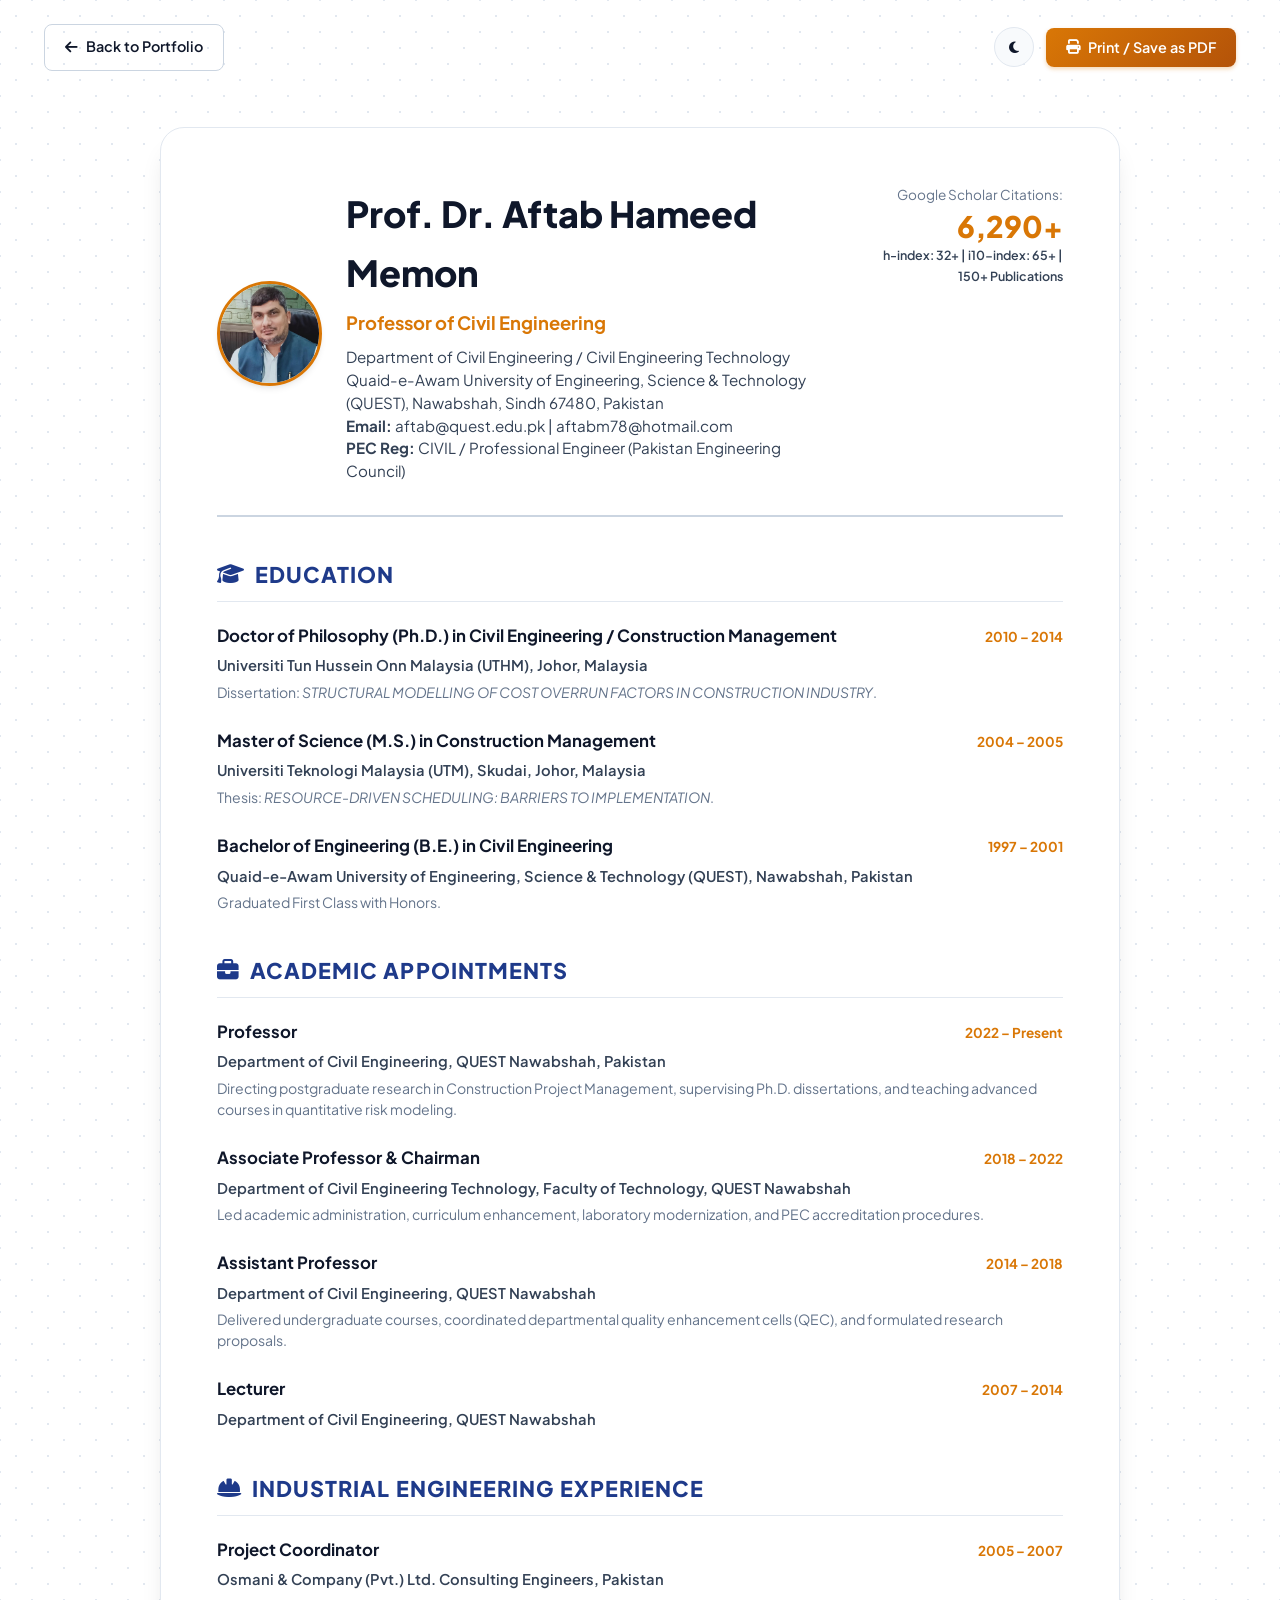
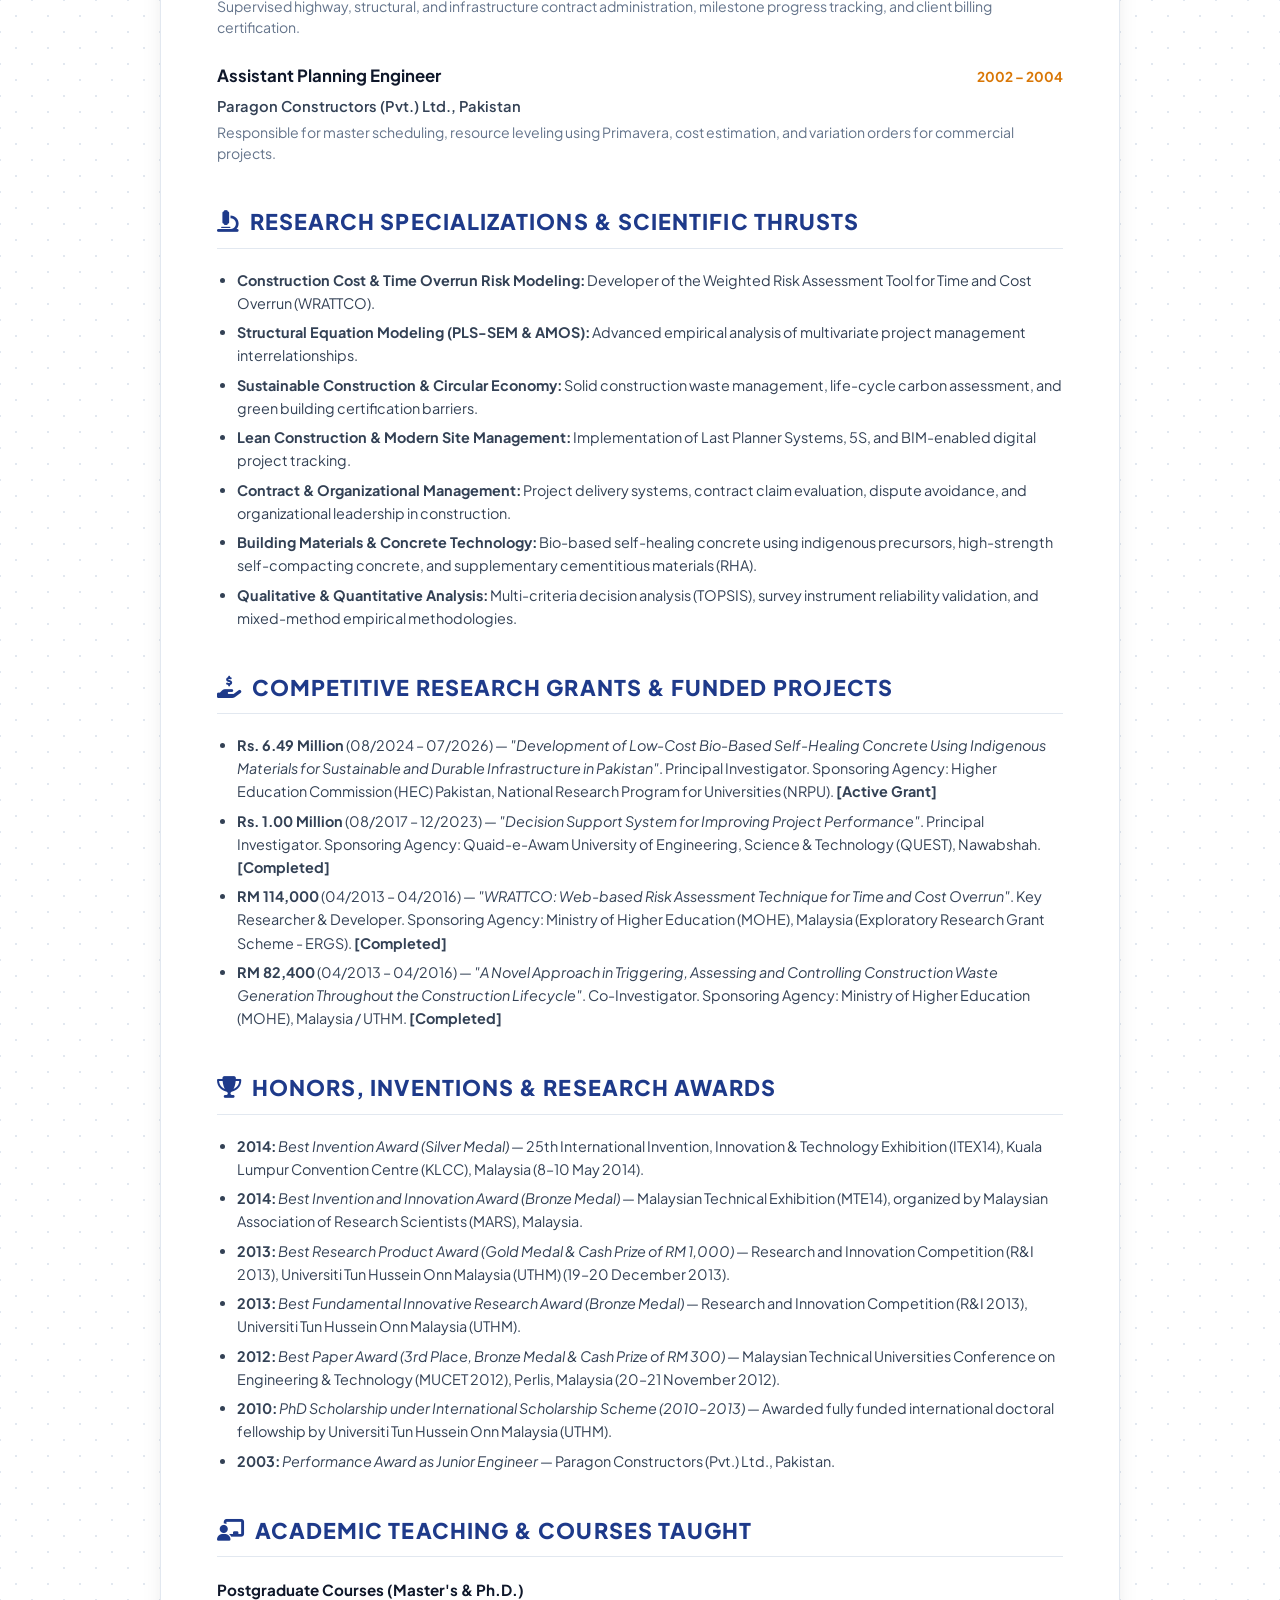
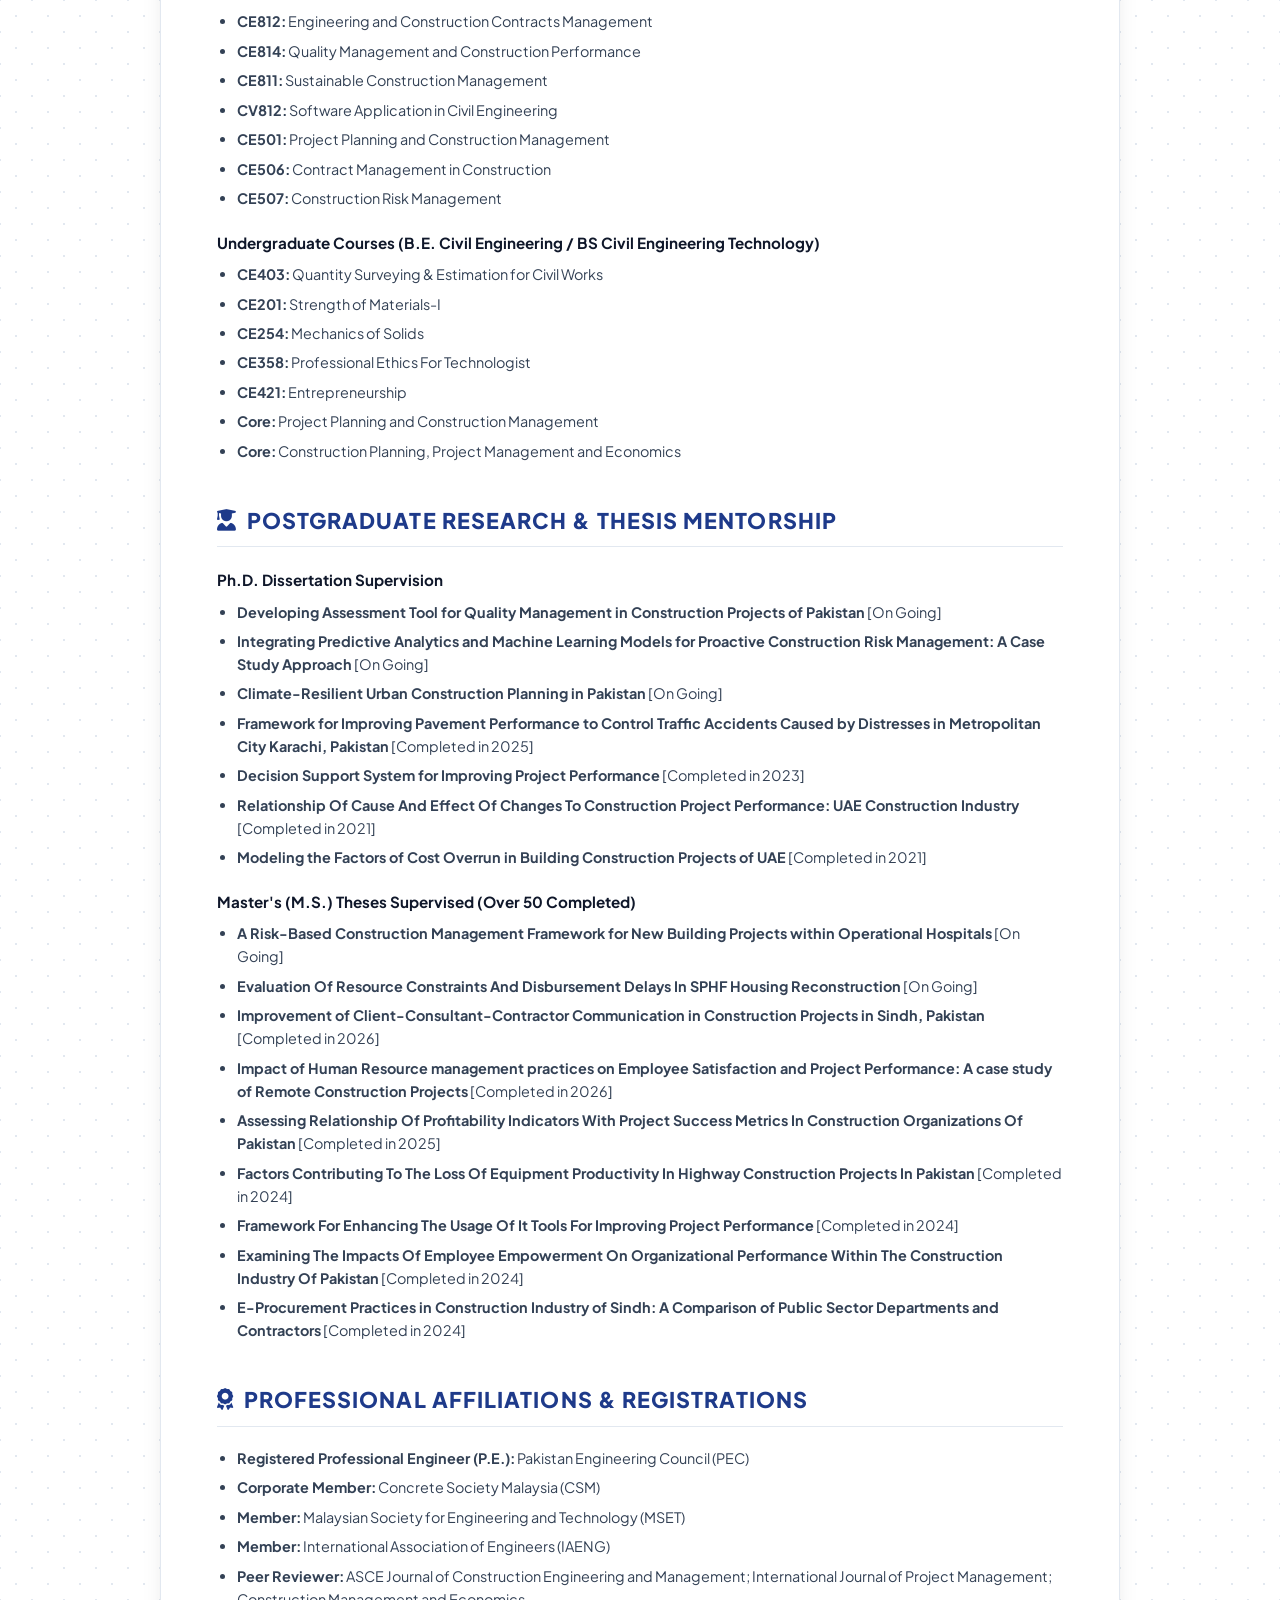
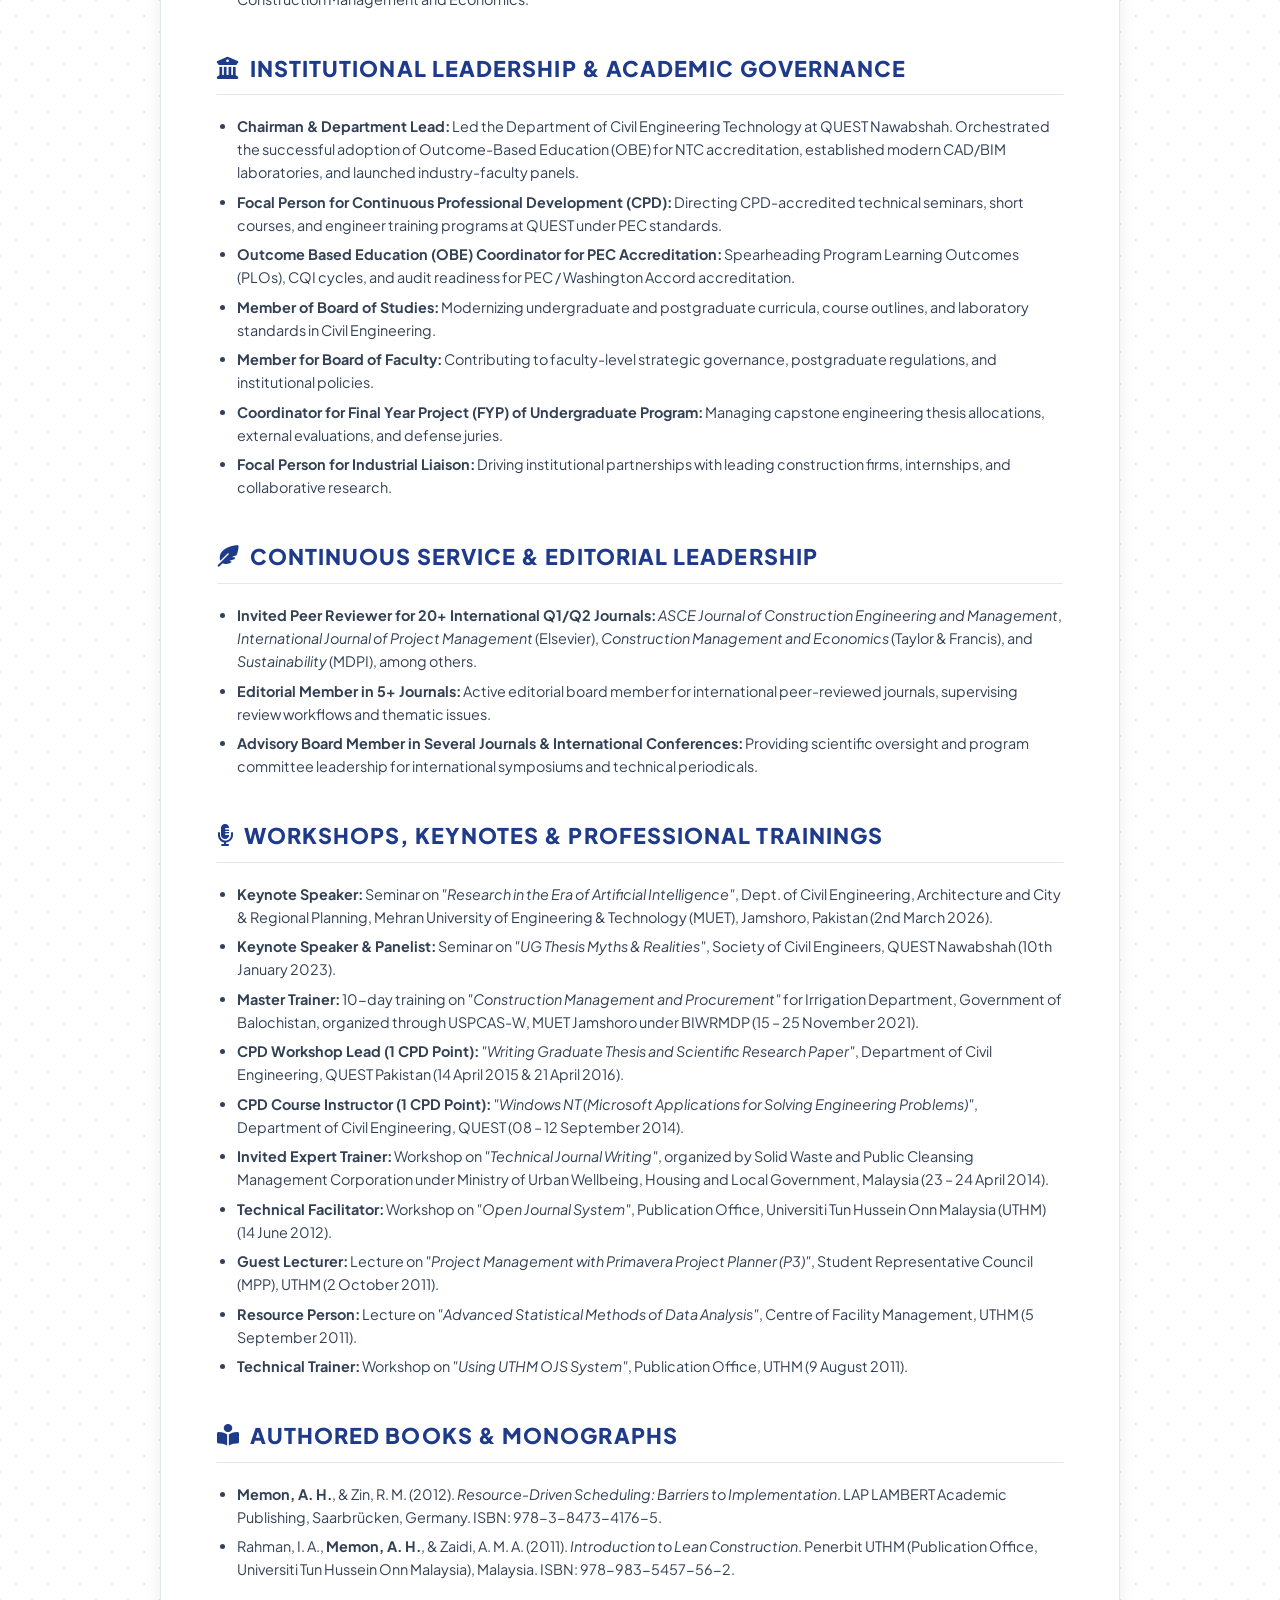
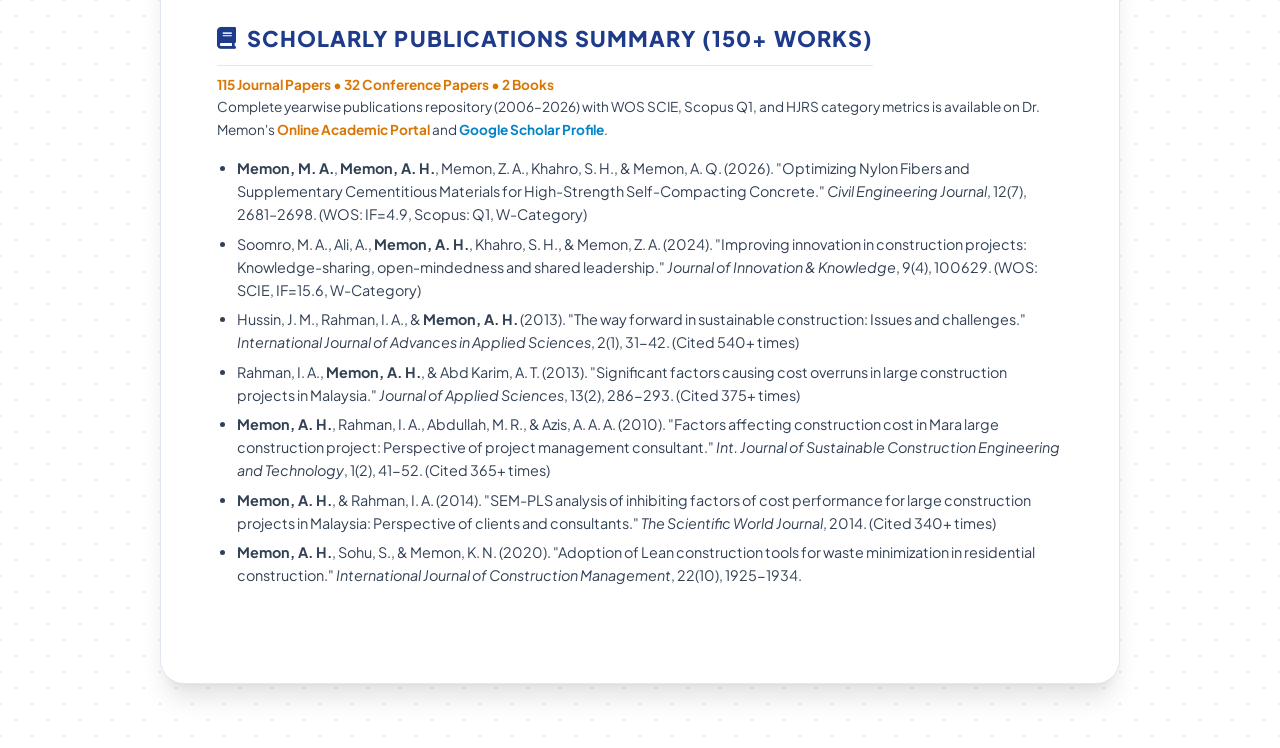
<file: cv.html>
<!DOCTYPE html>
<html lang="en">
<head>
  <meta charset="UTF-8">
  <meta name="viewport" content="width=device-width, initial-scale=1.0">
  <title>Curriculum Vitae | Prof. Dr. Aftab Hameed Memon</title>
  <meta name="description" content="Curriculum Vitae of Prof. Dr. Aftab Hameed Memon, Professor of Civil Engineering at Quaid-e-Awam University of Engineering, Science & Technology (QUEST), Nawabshah, Pakistan.">
  
  <!-- Favicon -->
  <link rel="icon" type="image/svg+xml" href="assets/images/logo.svg">
  
  <!-- Fonts -->
  <link rel="preconnect" href="https://fonts.googleapis.com">
  <link rel="preconnect" href="https://fonts.gstatic.com" crossorigin>
  <link href="https://fonts.googleapis.com/css2?family=Plus+Jakarta+Sans:wght@300;400;500;600;700;800&family=Playfair+Display:ital,wght@0,600;0,700;1,400&display=swap" rel="stylesheet">
  
  <!-- Font Awesome -->
  <link rel="stylesheet" href="https://cdnjs.cloudflare.com/ajax/libs/font-awesome/6.4.0/css/all.min.css">
  
  <!-- Main Stylesheet -->
  <link rel="stylesheet" href="css/style.css">
  
  <style>
    .cv-page-container {
      max-width: 960px;
      margin: 2rem auto 4rem auto;
      background: var(--bg-card);
      border: 1px solid var(--border-subtle);
      border-radius: var(--radius-xl);
      padding: 3.5rem;
      box-shadow: var(--shadow-xl);
    }
    .cv-header {
      border-bottom: 2px solid var(--border-strong);
      padding-bottom: 2rem;
      margin-bottom: 2.5rem;
      display: flex;
      justify-content: space-between;
      align-items: flex-start;
      gap: 2rem;
    }
    .cv-header-left h1 {
      font-size: 2.25rem;
      font-weight: 800;
      color: var(--text-primary);
      margin-bottom: 0.35rem;
    }
    .cv-header-left h2 {
      font-size: 1.15rem;
      font-weight: 700;
      color: var(--accent-gold);
      margin-bottom: 0.5rem;
    }
    .cv-header-left p {
      font-size: 0.95rem;
      color: var(--text-secondary);
      line-height: 1.5;
    }
    .cv-actions-bar {
      display: flex;
      gap: 0.75rem;
      flex-wrap: wrap;
    }
    .cv-section {
      margin-bottom: 2.5rem;
    }
    .cv-section-title {
      font-size: 1.35rem;
      font-weight: 800;
      color: var(--brand-blue);
      text-transform: uppercase;
      letter-spacing: 0.05em;
      border-bottom: 1.5px solid var(--border-subtle);
      padding-bottom: 0.5rem;
      margin-bottom: 1.25rem;
      display: flex;
      align-items: center;
      gap: 0.6rem;
    }
    [data-theme="dark"] .cv-section-title {
      color: var(--brand-azure);
    }
    .cv-item {
      margin-bottom: 1.5rem;
    }
    .cv-item:last-child {
      margin-bottom: 0;
    }
    .cv-item-header {
      display: flex;
      justify-content: space-between;
      align-items: baseline;
      margin-bottom: 0.25rem;
    }
    .cv-item-title {
      font-size: 1.05rem;
      font-weight: 700;
      color: var(--text-primary);
    }
    .cv-item-date {
      font-size: 0.85rem;
      font-weight: 700;
      color: var(--accent-gold);
    }
    .cv-item-sub {
      font-size: 0.92rem;
      font-weight: 600;
      color: var(--text-secondary);
    }
    .cv-item-details {
      font-size: 0.88rem;
      color: var(--text-muted);
      margin-top: 0.25rem;
      line-height: 1.5;
    }
    .cv-list {
      list-style-type: disc;
      padding-left: 1.25rem;
      color: var(--text-secondary);
      font-size: 0.9rem;
      line-height: 1.6;
    }
    .cv-list li {
      margin-bottom: 0.4rem;
    }
    @media print {
      @page {
        size: A4 portrait;
        margin: 10mm 12mm;
      }
      .cv-page-container {
        border: none !important;
        box-shadow: none !important;
        padding: 0 !important;
        margin: 0 !important;
        max-width: 100% !important;
      }
      .cv-actions-bar, .theme-toggle-btn, .no-print, header nav, .btn {
        display: none !important;
        visibility: hidden !important;
        height: 0 !important;
        margin: 0 !important;
        padding: 0 !important;
      }
      body {
        background: #fff !important;
        color: #000 !important;
        font-size: 10pt;
        -webkit-print-color-adjust: exact;
        print-color-adjust: exact;
      }
      .container {
        max-width: 100% !important;
        padding: 0 !important;
        margin: 0 !important;
      }
      .cv-section {
        page-break-inside: avoid;
        break-inside: avoid;
      }
    }
  </style>
</head>
<body class="bg-grid-pattern">

  <div class="container">
    <div class="no-print cv-actions-bar" style="display: flex; justify-content: space-between; align-items: center; padding: 1.5rem 0;">
      <a href="index.html" class="btn btn-outline">
        <i class="fas fa-arrow-left"></i> Back to Portfolio
      </a>
      <div style="display: flex; gap: 0.75rem; align-items: center;">
        <button id="themeToggleBtn" class="theme-toggle-btn" aria-label="Toggle Theme">
          <i id="themeIcon" class="fas fa-moon"></i>
        </button>
        <button onclick="window.print()" class="btn btn-primary">
          <i class="fas fa-print"></i> Print / Save as PDF
        </button>
      </div>
    </div>

    <main class="cv-page-container">
      <!-- CV Header -->
      <header class="cv-header">
        <div style="display: flex; gap: 1.5rem; align-items: center;">
          <img src="assets/images/profile.jpg" alt="Prof. Dr. Aftab Hameed Memon" style="width: 105px; height: 105px; border-radius: 50%; object-fit: cover; border: 3px solid var(--accent-gold); box-shadow: var(--shadow-md); flex-shrink: 0;">
          <div class="cv-header-left">
            <h1>Prof. Dr. Aftab Hameed Memon</h1>
            <h2>Professor of Civil Engineering</h2>
            <p>
              Department of Civil Engineering / Civil Engineering Technology<br>
              Quaid-e-Awam University of Engineering, Science &amp; Technology (QUEST), Nawabshah, Sindh 67480, Pakistan<br>
              <strong>Email:</strong> aftab@quest.edu.pk | aftabm78@hotmail.com<br>
              <strong>PEC Reg:</strong> CIVIL / Professional Engineer (Pakistan Engineering Council)
            </p>
          </div>
        </div>
        <div style="text-align: right;">
          <div style="font-size: 0.85rem; color: var(--text-muted); margin-bottom: 0.35rem;">
            Google Scholar Citations:
          </div>
          <div style="font-size: 1.85rem; font-weight: 800; color: var(--accent-gold); line-height: 1;">
            <a href="https://scholar.google.com/citations?user=CjmiuJMAAAAJ&hl=en&oi=ao" target="_blank" rel="noopener noreferrer" style="color: inherit; text-decoration: none;">6,290+</a>
          </div>
          <div style="font-size: 0.78rem; font-weight: 600; color: var(--text-secondary); margin-top: 0.25rem;">
            h-index: 32+ | i10-index: 65+ | 150+ Publications
          </div>
        </div>
      </header>

      <!-- Education Section -->
      <section class="cv-section">
        <h3 class="cv-section-title"><i class="fas fa-graduation-cap"></i> Education</h3>
        
        <div class="cv-item">
          <div class="cv-item-header">
            <span class="cv-item-title">Doctor of Philosophy (Ph.D.) in Civil Engineering / Construction Management</span>
            <span class="cv-item-date">2010 – 2014</span>
          </div>
          <div class="cv-item-sub">Universiti Tun Hussein Onn Malaysia (UTHM), Johor, Malaysia</div>
          <div class="cv-item-details">
            Dissertation: <em>STRUCTURAL MODELLING OF COST OVERRUN FACTORS IN CONSTRUCTION INDUSTRY</em>.
          </div>
        </div>

        <div class="cv-item">
          <div class="cv-item-header">
            <span class="cv-item-title">Master of Science (M.S.) in Construction Management</span>
            <span class="cv-item-date">2004 – 2005</span>
          </div>
          <div class="cv-item-sub">Universiti Teknologi Malaysia (UTM), Skudai, Johor, Malaysia</div>
          <div class="cv-item-details">
            Thesis: <em>RESOURCE-DRIVEN SCHEDULING: BARRIERS TO IMPLEMENTATION</em>.
          </div>
        </div>

        <div class="cv-item">
          <div class="cv-item-header">
            <span class="cv-item-title">Bachelor of Engineering (B.E.) in Civil Engineering</span>
            <span class="cv-item-date">1997 – 2001</span>
          </div>
          <div class="cv-item-sub">Quaid-e-Awam University of Engineering, Science &amp; Technology (QUEST), Nawabshah, Pakistan</div>
          <div class="cv-item-details">
            Graduated First Class with Honors.
          </div>
        </div>
      </section>

      <!-- Academic Experience Section -->
      <section class="cv-section">
        <h3 class="cv-section-title"><i class="fas fa-briefcase"></i> Academic Appointments</h3>
        
        <div class="cv-item">
          <div class="cv-item-header">
            <span class="cv-item-title">Professor</span>
            <span class="cv-item-date">2022 – Present</span>
          </div>
          <div class="cv-item-sub">Department of Civil Engineering, QUEST Nawabshah, Pakistan</div>
          <div class="cv-item-details">
            Directing postgraduate research in Construction Project Management, supervising Ph.D. dissertations, and teaching advanced courses in quantitative risk modeling.
          </div>
        </div>

        <div class="cv-item">
          <div class="cv-item-header">
            <span class="cv-item-title">Associate Professor &amp; Chairman</span>
            <span class="cv-item-date">2018 – 2022</span>
          </div>
          <div class="cv-item-sub">Department of Civil Engineering Technology, Faculty of Technology, QUEST Nawabshah</div>
          <div class="cv-item-details">
            Led academic administration, curriculum enhancement, laboratory modernization, and PEC accreditation procedures.
          </div>
        </div>

        <div class="cv-item">
          <div class="cv-item-header">
            <span class="cv-item-title">Assistant Professor</span>
            <span class="cv-item-date">2014 – 2018</span>
          </div>
          <div class="cv-item-sub">Department of Civil Engineering, QUEST Nawabshah</div>
          <div class="cv-item-details">
            Delivered undergraduate courses, coordinated departmental quality enhancement cells (QEC), and formulated research proposals.
          </div>
        </div>

        <div class="cv-item">
          <div class="cv-item-header">
            <span class="cv-item-title">Lecturer</span>
            <span class="cv-item-date">2007 – 2014</span>
          </div>
          <div class="cv-item-sub">Department of Civil Engineering, QUEST Nawabshah</div>
        </div>
      </section>

      <!-- Industry Experience Section -->
      <section class="cv-section">
        <h3 class="cv-section-title"><i class="fas fa-hard-hat"></i> Industrial Engineering Experience</h3>
        
        <div class="cv-item">
          <div class="cv-item-header">
            <span class="cv-item-title">Project Coordinator</span>
            <span class="cv-item-date">2005 – 2007</span>
          </div>
          <div class="cv-item-sub">Osmani &amp; Company (Pvt.) Ltd. Consulting Engineers, Pakistan</div>
          <div class="cv-item-details">
            Supervised highway, structural, and infrastructure contract administration, milestone progress tracking, and client billing certification.
          </div>
        </div>

        <div class="cv-item">
          <div class="cv-item-header">
            <span class="cv-item-title">Assistant Planning Engineer</span>
            <span class="cv-item-date">2002 – 2004</span>
          </div>
          <div class="cv-item-sub">Paragon Constructors (Pvt.) Ltd., Pakistan</div>
          <div class="cv-item-details">
            Responsible for master scheduling, resource leveling using Primavera, cost estimation, and variation orders for commercial projects.
          </div>
        </div>
      </section>

      <!-- Research Specializations -->
      <section class="cv-section">
        <h3 class="cv-section-title"><i class="fas fa-microscope"></i> Research Specializations &amp; Scientific Thrusts</h3>
        <ul class="cv-list">
          <li><strong>Construction Cost &amp; Time Overrun Risk Modeling:</strong> Developer of the Weighted Risk Assessment Tool for Time and Cost Overrun (WRATTCO).</li>
          <li><strong>Structural Equation Modeling (PLS-SEM &amp; AMOS):</strong> Advanced empirical analysis of multivariate project management interrelationships.</li>
          <li><strong>Sustainable Construction &amp; Circular Economy:</strong> Solid construction waste management, life-cycle carbon assessment, and green building certification barriers.</li>
          <li><strong>Lean Construction &amp; Modern Site Management:</strong> Implementation of Last Planner Systems, 5S, and BIM-enabled digital project tracking.</li>
          <li><strong>Contract &amp; Organizational Management:</strong> Project delivery systems, contract claim evaluation, dispute avoidance, and organizational leadership in construction.</li>
          <li><strong>Building Materials &amp; Concrete Technology:</strong> Bio-based self-healing concrete using indigenous precursors, high-strength self-compacting concrete, and supplementary cementitious materials (RHA).</li>
          <li><strong>Qualitative &amp; Quantitative Analysis:</strong> Multi-criteria decision analysis (TOPSIS), survey instrument reliability validation, and mixed-method empirical methodologies.</li>
        </ul>
      </section>

      <!-- Competitive Research Grants -->
      <section class="cv-section">
        <h3 class="cv-section-title"><i class="fas fa-hand-holding-usd"></i> Competitive Research Grants &amp; Funded Projects</h3>
        <ul class="cv-list">
          <li>
            <strong>Rs. 6.49 Million</strong> (08/2024 – 07/2026) — <em>"Development of Low-Cost Bio-Based Self-Healing Concrete Using Indigenous Materials for Sustainable and Durable Infrastructure in Pakistan"</em>. Principal Investigator. Sponsoring Agency: Higher Education Commission (HEC) Pakistan, National Research Program for Universities (NRPU). <strong>[Active Grant]</strong>
          </li>
          <li>
            <strong>Rs. 1.00 Million</strong> (08/2017 – 12/2023) — <em>"Decision Support System for Improving Project Performance"</em>. Principal Investigator. Sponsoring Agency: Quaid-e-Awam University of Engineering, Science &amp; Technology (QUEST), Nawabshah. <strong>[Completed]</strong>
          </li>
          <li>
            <strong>RM 114,000</strong> (04/2013 – 04/2016) — <em>"WRATTCO: Web-based Risk Assessment Technique for Time and Cost Overrun"</em>. Key Researcher &amp; Developer. Sponsoring Agency: Ministry of Higher Education (MOHE), Malaysia (Exploratory Research Grant Scheme - ERGS). <strong>[Completed]</strong>
          </li>
          <li>
            <strong>RM 82,400</strong> (04/2013 – 04/2016) — <em>"A Novel Approach in Triggering, Assessing and Controlling Construction Waste Generation Throughout the Construction Lifecycle"</em>. Co-Investigator. Sponsoring Agency: Ministry of Higher Education (MOHE), Malaysia / UTHM. <strong>[Completed]</strong>
          </li>
        </ul>
      </section>

      <!-- Honors & Research Awards -->
      <section class="cv-section">
        <h3 class="cv-section-title"><i class="fas fa-trophy"></i> Honors, Inventions &amp; Research Awards</h3>
        <ul class="cv-list">
          <li>
            <strong>2014:</strong> <em>Best Invention Award (Silver Medal)</em> — 25th International Invention, Innovation &amp; Technology Exhibition (ITEX14), Kuala Lumpur Convention Centre (KLCC), Malaysia (8–10 May 2014).
          </li>
          <li>
            <strong>2014:</strong> <em>Best Invention and Innovation Award (Bronze Medal)</em> — Malaysian Technical Exhibition (MTE14), organized by Malaysian Association of Research Scientists (MARS), Malaysia.
          </li>
          <li>
            <strong>2013:</strong> <em>Best Research Product Award (Gold Medal &amp; Cash Prize of RM 1,000)</em> — Research and Innovation Competition (R&amp;I 2013), Universiti Tun Hussein Onn Malaysia (UTHM) (19–20 December 2013).
          </li>
          <li>
            <strong>2013:</strong> <em>Best Fundamental Innovative Research Award (Bronze Medal)</em> — Research and Innovation Competition (R&amp;I 2013), Universiti Tun Hussein Onn Malaysia (UTHM).
          </li>
          <li>
            <strong>2012:</strong> <em>Best Paper Award (3rd Place, Bronze Medal &amp; Cash Prize of RM 300)</em> — Malaysian Technical Universities Conference on Engineering &amp; Technology (MUCET 2012), Perlis, Malaysia (20–21 November 2012).
          </li>
          <li>
            <strong>2010:</strong> <em>PhD Scholarship under International Scholarship Scheme (2010–2013)</em> — Awarded fully funded international doctoral fellowship by Universiti Tun Hussein Onn Malaysia (UTHM).
          </li>
          <li>
            <strong>2003:</strong> <em>Performance Award as Junior Engineer</em> — Paragon Constructors (Pvt.) Ltd., Pakistan.
          </li>
        </ul>
      </section>

      <!-- Teaching & Courses Taught -->
      <section class="cv-section">
        <h3 class="cv-section-title"><i class="fas fa-chalkboard-teacher"></i> Academic Teaching &amp; Courses Taught</h3>
        
        <div style="margin-bottom: 1.25rem;">
          <h4 style="font-size: 0.95rem; font-weight: 700; color: var(--cv-primary); margin-bottom: 0.5rem;">Postgraduate Courses (Master's &amp; Ph.D.)</h4>
          <ul class="cv-list">
            <li><strong>CE812:</strong> Engineering and Construction Contracts Management</li>
            <li><strong>CE814:</strong> Quality Management and Construction Performance</li>
            <li><strong>CE811:</strong> Sustainable Construction Management</li>
            <li><strong>CV812:</strong> Software Application in Civil Engineering</li>
            <li><strong>CE501:</strong> Project Planning and Construction Management</li>
            <li><strong>CE506:</strong> Contract Management in Construction</li>
            <li><strong>CE507:</strong> Construction Risk Management</li>
          </ul>
        </div>

        <div>
          <h4 style="font-size: 0.95rem; font-weight: 700; color: var(--cv-primary); margin-bottom: 0.5rem;">Undergraduate Courses (B.E. Civil Engineering / BS Civil Engineering Technology)</h4>
          <ul class="cv-list">
            <li><strong>CE403:</strong> Quantity Surveying &amp; Estimation for Civil Works</li>
            <li><strong>CE201:</strong> Strength of Materials-I</li>
            <li><strong>CE254:</strong> Mechanics of Solids</li>
            <li><strong>CE358:</strong> Professional Ethics For Technologist</li>
            <li><strong>CE421:</strong> Entrepreneurship</li>
            <li><strong>Core:</strong> Project Planning and Construction Management</li>
            <li><strong>Core:</strong> Construction Planning, Project Management and Economics</li>
          </ul>
        </div>
      </section>

      <!-- Postgraduate Research & Thesis Supervision -->
      <section class="cv-section">
        <h3 class="cv-section-title"><i class="fas fa-user-graduate"></i> Postgraduate Research &amp; Thesis Mentorship</h3>
        
        <div style="margin-bottom: 1.25rem;">
          <h4 style="font-size: 0.95rem; font-weight: 700; color: var(--cv-primary); margin-bottom: 0.5rem;">Ph.D. Dissertation Supervision</h4>
          <ul class="cv-list">
            <li><strong>Developing Assessment Tool for Quality Management in Construction Projects of Pakistan</strong> [On Going]</li>
            <li><strong>Integrating Predictive Analytics and Machine Learning Models for Proactive Construction Risk Management: A Case Study Approach</strong> [On Going]</li>
            <li><strong>Climate-Resilient Urban Construction Planning in Pakistan</strong> [On Going]</li>
            <li><strong>Framework for Improving Pavement Performance to Control Traffic Accidents Caused by Distresses in Metropolitan City Karachi, Pakistan</strong> [Completed in 2025]</li>
            <li><strong>Decision Support System for Improving Project Performance</strong> [Completed in 2023]</li>
            <li><strong>Relationship Of Cause And Effect Of Changes To Construction Project Performance: UAE Construction Industry</strong> [Completed in 2021]</li>
            <li><strong>Modeling the Factors of Cost Overrun in Building Construction Projects of UAE</strong> [Completed in 2021]</li>
          </ul>
        </div>

        <div>
          <h4 style="font-size: 0.95rem; font-weight: 700; color: var(--cv-primary); margin-bottom: 0.5rem;">Master's (M.S.) Theses Supervised (Over 50 Completed)</h4>
          <ul class="cv-list">
            <li><strong>A Risk-Based Construction Management Framework for New Building Projects within Operational Hospitals</strong> [On Going]</li>
            <li><strong>Evaluation Of Resource Constraints And Disbursement Delays In SPHF Housing Reconstruction</strong> [On Going]</li>
            <li><strong>Improvement of Client-Consultant-Contractor Communication in Construction Projects in Sindh, Pakistan</strong> [Completed in 2026]</li>
            <li><strong>Impact of Human Resource management practices on Employee Satisfaction and Project Performance: A case study of Remote Construction Projects</strong> [Completed in 2026]</li>
            <li><strong>Assessing Relationship Of Profitability Indicators With Project Success Metrics In Construction Organizations Of Pakistan</strong> [Completed in 2025]</li>
            <li><strong>Factors Contributing To The Loss Of Equipment Productivity In Highway Construction Projects In Pakistan</strong> [Completed in 2024]</li>
            <li><strong>Framework For Enhancing The Usage Of It Tools For Improving Project Performance</strong> [Completed in 2024]</li>
            <li><strong>Examining The Impacts Of Employee Empowerment On Organizational Performance Within The Construction Industry Of Pakistan</strong> [Completed in 2024]</li>
            <li><strong>E-Procurement Practices in Construction Industry of Sindh: A Comparison of Public Sector Departments and Contractors</strong> [Completed in 2024]</li>
          </ul>
        </div>
      </section>

      <!-- Professional Memberships -->
      <section class="cv-section">
        <h3 class="cv-section-title"><i class="fas fa-award"></i> Professional Affiliations &amp; Registrations</h3>
        <ul class="cv-list">
          <li><strong>Registered Professional Engineer (P.E.):</strong> Pakistan Engineering Council (PEC)</li>
          <li><strong>Corporate Member:</strong> Concrete Society Malaysia (CSM)</li>
          <li><strong>Member:</strong> Malaysian Society for Engineering and Technology (MSET)</li>
          <li><strong>Member:</strong> International Association of Engineers (IAENG)</li>
          <li><strong>Peer Reviewer:</strong> ASCE Journal of Construction Engineering and Management; International Journal of Project Management; Construction Management and Economics.</li>
        </ul>
      </section>

      <!-- Institutional Leadership & Academic Governance -->
      <section class="cv-section">
        <h3 class="cv-section-title"><i class="fas fa-university"></i> Institutional Leadership &amp; Academic Governance</h3>
        <ul class="cv-list">
          <li><strong>Chairman &amp; Department Lead:</strong> Led the Department of Civil Engineering Technology at QUEST Nawabshah. Orchestrated the successful adoption of Outcome-Based Education (OBE) for NTC accreditation, established modern CAD/BIM laboratories, and launched industry-faculty panels.</li>
          <li><strong>Focal Person for Continuous Professional Development (CPD):</strong> Directing CPD-accredited technical seminars, short courses, and engineer training programs at QUEST under PEC standards.</li>
          <li><strong>Outcome Based Education (OBE) Coordinator for PEC Accreditation:</strong> Spearheading Program Learning Outcomes (PLOs), CQI cycles, and audit readiness for PEC / Washington Accord accreditation.</li>
          <li><strong>Member of Board of Studies:</strong> Modernizing undergraduate and postgraduate curricula, course outlines, and laboratory standards in Civil Engineering.</li>
          <li><strong>Member for Board of Faculty:</strong> Contributing to faculty-level strategic governance, postgraduate regulations, and institutional policies.</li>
          <li><strong>Coordinator for Final Year Project (FYP) of Undergraduate Program:</strong> Managing capstone engineering thesis allocations, external evaluations, and defense juries.</li>
          <li><strong>Focal Person for Industrial Liaison:</strong> Driving institutional partnerships with leading construction firms, internships, and collaborative research.</li>
        </ul>
      </section>

      <!-- Continuous Service: Editorial & Scholarly Reviewer -->
      <section class="cv-section">
        <h3 class="cv-section-title"><i class="fas fa-feather-alt"></i> Continuous Service &amp; Editorial Leadership</h3>
        <ul class="cv-list">
          <li><strong>Invited Peer Reviewer for 20+ International Q1/Q2 Journals:</strong> <em>ASCE Journal of Construction Engineering and Management</em>, <em>International Journal of Project Management</em> (Elsevier), <em>Construction Management and Economics</em> (Taylor &amp; Francis), and <em>Sustainability</em> (MDPI), among others.</li>
          <li><strong>Editorial Member in 5+ Journals:</strong> Active editorial board member for international peer-reviewed journals, supervising review workflows and thematic issues.</li>
          <li><strong>Advisory Board Member in Several Journals &amp; International Conferences:</strong> Providing scientific oversight and program committee leadership for international symposiums and technical periodicals.</li>
        </ul>
      </section>

      <!-- Workshops, Keynotes & Professional Trainings -->
      <section class="cv-section">
        <h3 class="cv-section-title"><i class="fas fa-microphone-alt"></i> Workshops, Keynotes &amp; Professional Trainings</h3>
        <ul class="cv-list">
          <li><strong>Keynote Speaker:</strong> Seminar on <em>"Research in the Era of Artificial Intelligence"</em>, Dept. of Civil Engineering, Architecture and City &amp; Regional Planning, Mehran University of Engineering &amp; Technology (MUET), Jamshoro, Pakistan (2nd March 2026).</li>
          <li><strong>Keynote Speaker &amp; Panelist:</strong> Seminar on <em>"UG Thesis Myths &amp; Realities"</em>, Society of Civil Engineers, QUEST Nawabshah (10th January 2023).</li>
          <li><strong>Master Trainer:</strong> 10-day training on <em>"Construction Management and Procurement"</em> for Irrigation Department, Government of Balochistan, organized through USPCAS-W, MUET Jamshoro under BIWRMDP (15 – 25 November 2021).</li>
          <li><strong>CPD Workshop Lead (1 CPD Point):</strong> <em>"Writing Graduate Thesis and Scientific Research Paper"</em>, Department of Civil Engineering, QUEST Pakistan (14 April 2015 &amp; 21 April 2016).</li>
          <li><strong>CPD Course Instructor (1 CPD Point):</strong> <em>"Windows NT (Microsoft Applications for Solving Engineering Problems)"</em>, Department of Civil Engineering, QUEST (08 – 12 September 2014).</li>
          <li><strong>Invited Expert Trainer:</strong> Workshop on <em>"Technical Journal Writing"</em>, organized by Solid Waste and Public Cleansing Management Corporation under Ministry of Urban Wellbeing, Housing and Local Government, Malaysia (23 – 24 April 2014).</li>
          <li><strong>Technical Facilitator:</strong> Workshop on <em>"Open Journal System"</em>, Publication Office, Universiti Tun Hussein Onn Malaysia (UTHM) (14 June 2012).</li>
          <li><strong>Guest Lecturer:</strong> Lecture on <em>"Project Management with Primavera Project Planner (P3)"</em>, Student Representative Council (MPP), UTHM (2 October 2011).</li>
          <li><strong>Resource Person:</strong> Lecture on <em>"Advanced Statistical Methods of Data Analysis"</em>, Centre of Facility Management, UTHM (5 September 2011).</li>
          <li><strong>Technical Trainer:</strong> Workshop on <em>"Using UTHM OJS System"</em>, Publication Office, UTHM (9 August 2011).</li>
        </ul>
      </section>

      <!-- Published Books & Monographs -->
      <section class="cv-section">
        <h3 class="cv-section-title"><i class="fas fa-book-reader"></i> Authored Books &amp; Monographs</h3>
        <ul class="cv-list">
          <li>
            <strong>Memon, A. H.</strong>, &amp; Zin, R. M. (2012). <em>Resource-Driven Scheduling: Barriers to Implementation</em>. LAP LAMBERT Academic Publishing, Saarbrücken, Germany. ISBN: 978-3-8473-4176-5.
          </li>
          <li>
            Rahman, I. A., <strong>Memon, A. H.</strong>, &amp; Zaidi, A. M. A. (2011). <em>Introduction to Lean Construction</em>. Penerbit UTHM (Publication Office, Universiti Tun Hussein Onn Malaysia), Malaysia. ISBN: 978-983-5457-56-2.
          </li>
        </ul>
      </section>

      <!-- Key Publications -->
      <section class="cv-section">
        <div style="display: flex; justify-content: space-between; align-items: baseline; flex-wrap: wrap;">
          <h3 class="cv-section-title" style="margin-bottom: 0.5rem;"><i class="fas fa-book"></i> Scholarly Publications Summary (150+ Works)</h3>
          <span style="font-size: 0.85rem; font-weight: 700; color: var(--accent-gold);">115 Journal Papers • 32 Conference Papers • 2 Books</span>
        </div>
        <p style="font-size: 0.85rem; color: var(--text-secondary); margin-bottom: 1rem;">
          Complete yearwise publications repository (2006–2026) with WOS SCIE, Scopus Q1, and HJRS category metrics is available on Dr. Memon's <a href="index.html#publications" style="color: var(--accent-gold); font-weight: 700;">Online Academic Portal</a> and <a href="https://scholar.google.com/citations?user=CjmiuJMAAAAJ&hl=en&oi=ao" target="_blank" rel="noopener noreferrer" style="color: var(--brand-azure); font-weight: 700;">Google Scholar Profile</a>.
        </p>
        <ul class="cv-list">
          <li>
            <strong>Memon, M. A.</strong>, <strong>Memon, A. H.</strong>, Memon, Z. A., Khahro, S. H., &amp; Memon, A. Q. (2026). "Optimizing Nylon Fibers and Supplementary Cementitious Materials for High-Strength Self-Compacting Concrete." <em>Civil Engineering Journal</em>, 12(7), 2681–2698. (WOS: IF=4.9, Scopus: Q1, W-Category)
          </li>
          <li>
            Soomro, M. A., Ali, A., <strong>Memon, A. H.</strong>, Khahro, S. H., &amp; Memon, Z. A. (2024). "Improving innovation in construction projects: Knowledge-sharing, open-mindedness and shared leadership." <em>Journal of Innovation &amp; Knowledge</em>, 9(4), 100629. (WOS: SCIE, IF=15.6, W-Category)
          </li>
          <li>
            Hussin, J. M., Rahman, I. A., &amp; <strong>Memon, A. H.</strong> (2013). "The way forward in sustainable construction: Issues and challenges." <em>International Journal of Advances in Applied Sciences</em>, 2(1), 31-42. (Cited 540+ times)
          </li>
          <li>
            Rahman, I. A., <strong>Memon, A. H.</strong>, &amp; Abd Karim, A. T. (2013). "Significant factors causing cost overruns in large construction projects in Malaysia." <em>Journal of Applied Sciences</em>, 13(2), 286-293. (Cited 375+ times)
          </li>
          <li>
            <strong>Memon, A. H.</strong>, Rahman, I. A., Abdullah, M. R., &amp; Azis, A. A. A. (2010). "Factors affecting construction cost in Mara large construction project: Perspective of project management consultant." <em>Int. Journal of Sustainable Construction Engineering and Technology</em>, 1(2), 41-52. (Cited 365+ times)
          </li>
          <li>
            <strong>Memon, A. H.</strong>, &amp; Rahman, I. A. (2014). "SEM-PLS analysis of inhibiting factors of cost performance for large construction projects in Malaysia: Perspective of clients and consultants." <em>The Scientific World Journal</em>, 2014. (Cited 340+ times)
          </li>
          <li>
            <strong>Memon, A. H.</strong>, Sohu, S., &amp; Memon, K. N. (2020). "Adoption of Lean construction tools for waste minimization in residential construction." <em>International Journal of Construction Management</em>, 22(10), 1925-1934.
          </li>
        </ul>
      </section>

    </main>
  </div>

  <script src="js/main.js"></script>
</body>
</html>
</file>
<file: css/style.css>
/* ==========================================================================
   Prof. Dr. Aftab Hameed Memon - Academic & Research Portfolio
   Department of Civil Engineering, QUEST Nawabshah, Pakistan
   Theme: Modern Academic Civil Engineering (Navy Sapphire & Construction Gold)
   Section Architecture: Independent Tab Views (SPA Tab Architecture)
   ========================================================================== */

:root {
  /* Color Palette - Light Mode */
  --bg-primary: #ffffff;
  --bg-secondary: #f8fafc;
  --bg-tertiary: #f1f5f9;
  --bg-card: #ffffff;
  --bg-card-hover: #ffffff;
  
  --text-primary: #0f172a;
  --text-secondary: #334155;
  --text-muted: #64748b;
  --text-inverse: #ffffff;
  
  --brand-navy: #0b1a30;
  --brand-navy-light: #152b4d;
  --brand-blue: #1e3a8a;
  --brand-azure: #0284c7;
  --brand-cyan-light: #0ea5e9;
  
  --accent-gold: #d97706;
  --accent-gold-light: #f59e0b;
  --accent-gold-amber: #b45309;
  --accent-gold-soft: rgba(217, 119, 6, 0.12);
  --accent-cyan-soft: rgba(14, 165, 233, 0.12);
  
  --border-subtle: #e2e8f0;
  --border-strong: #cbd5e1;
  --border-gold: rgba(217, 119, 6, 0.35);
  
  --shadow-sm: 0 1px 2px 0 rgba(0, 0, 0, 0.05);
  --shadow-md: 0 4px 6px -1px rgba(0, 0, 0, 0.08), 0 2px 4px -2px rgba(0, 0, 0, 0.05);
  --shadow-lg: 0 10px 15px -3px rgba(0, 0, 0, 0.08), 0 4px 6px -4px rgba(0, 0, 0, 0.04);
  --shadow-xl: 0 20px 25px -5px rgba(0, 0, 0, 0.1), 0 8px 10px -6px rgba(0, 0, 0, 0.05);
  --shadow-glow: 0 0 25px rgba(217, 119, 6, 0.22);

  --font-main: 'Plus Jakarta Sans', system-ui, -apple-system, BlinkMacSystemFont, 'Segoe UI', Roboto, sans-serif;
  --font-serif: 'Playfair Display', Georgia, serif;
  
  --transition: all 0.25s cubic-bezier(0.4, 0, 0.2, 1);
  --radius-sm: 8px;
  --radius-md: 12px;
  --radius-lg: 18px;
  --radius-xl: 24px;
}

/* Dark Mode Theme */
[data-theme="dark"] {
  --bg-primary: #0a0f1d;
  --bg-secondary: #0f172a;
  --bg-tertiary: #17223b;
  --bg-card: #111a2e;
  --bg-card-hover: #16223b;
  
  --text-primary: #f8fafc;
  --text-secondary: #cbd5e1;
  --text-muted: #94a3b8;
  --text-inverse: #0a0f1d;
  
  --brand-navy: #060a14;
  --brand-navy-light: #131d33;
  --brand-blue: #3b82f6;
  --brand-azure: #38bdf8;
  --brand-cyan-light: #7dd3fc;
  
  --accent-gold: #f59e0b;
  --accent-gold-light: #fbbf24;
  --accent-gold-amber: #d97706;
  --accent-gold-soft: rgba(245, 158, 11, 0.18);
  --accent-cyan-soft: rgba(56, 189, 248, 0.18);
  
  --border-subtle: #1e293b;
  --border-strong: #334155;
  --border-gold: rgba(245, 158, 11, 0.4);
  
  --shadow-sm: 0 1px 3px 0 rgba(0, 0, 0, 0.3);
  --shadow-md: 0 4px 6px -1px rgba(0, 0, 0, 0.4);
  --shadow-lg: 0 10px 15px -3px rgba(0, 0, 0, 0.5);
  --shadow-xl: 0 20px 25px -5px rgba(0, 0, 0, 0.6);
  --shadow-glow: 0 0 25px rgba(245, 158, 11, 0.25);
}

/* Base Resets */
*, *::before, *::after {
  box-sizing: border-box;
  margin: 0;
  padding: 0;
}

html {
  scroll-behavior: smooth;
  font-size: 16px;
}

body {
  font-family: var(--font-main);
  background-color: var(--bg-primary);
  color: var(--text-primary);
  line-height: 1.65;
  overflow-x: hidden;
  transition: background-color 0.3s ease, color 0.3s ease;
  -webkit-font-smoothing: antialiased;
}

/* Background Engineering Grid Pattern */
.bg-grid-pattern {
  background-image: 
    radial-gradient(var(--border-subtle) 1px, transparent 1px),
    radial-gradient(var(--border-subtle) 1px, transparent 1px);
  background-size: 32px 32px;
  background-position: 0 0, 16px 16px;
}

a {
  color: var(--brand-blue);
  text-decoration: none;
  transition: var(--transition);
}

[data-theme="dark"] a {
  color: var(--brand-azure);
}

a:hover {
  color: var(--accent-gold);
}

img, svg {
  display: block;
  max-width: 100%;
}

button {
  cursor: pointer;
  font-family: inherit;
  border: none;
  background: none;
}

.container {
  width: 100%;
  max-width: 1240px;
  margin-left: auto;
  margin-right: auto;
  padding-left: 1.5rem;
  padding-right: 1.5rem;
}

/* ==========================================================================
   TAB VIEW ARCHITECTURE (Section-by-Section on new click)
   ========================================================================== */
.view-section {
  display: none;
  opacity: 0;
  transform: translateY(12px);
  transition: opacity 0.35s cubic-bezier(0.4, 0, 0.2, 1), transform 0.35s cubic-bezier(0.4, 0, 0.2, 1);
}

.view-section.active-view {
  display: block;
  opacity: 1;
  transform: translateY(0);
  animation: viewTransition 0.35s ease-out forwards;
}

@keyframes viewTransition {
  0% {
    opacity: 0;
    transform: translateY(14px);
  }
  100% {
    opacity: 1;
    transform: translateY(0);
  }
}

/* Section Header / Breadcrumb Banner for Sub-Views */
.section-banner {
  background: linear-gradient(180deg, var(--bg-secondary) 0%, var(--bg-primary) 100%);
  border-bottom: 1px solid var(--border-subtle);
  padding: 3rem 0 2.25rem 0;
  margin-bottom: 3rem;
}

.banner-flex {
  display: flex;
  align-items: center;
  justify-content: space-between;
  gap: 2rem;
  flex-wrap: wrap;
}

.banner-left {
  display: flex;
  align-items: center;
  gap: 1.5rem;
}

.banner-mini-avatar {
  width: 72px;
  height: 72px;
  border-radius: 18px;
  object-fit: cover;
  border: 2.5px solid var(--accent-gold);
  box-shadow: var(--shadow-md);
  flex-shrink: 0;
}

.banner-info .breadcrumb {
  display: flex;
  align-items: center;
  gap: 0.5rem;
  font-size: 0.82rem;
  font-weight: 700;
  color: var(--accent-gold);
  text-transform: uppercase;
  letter-spacing: 0.05em;
  margin-bottom: 0.35rem;
}

.banner-info h1 {
  font-size: 2.15rem;
  font-weight: 800;
  color: var(--text-primary);
  line-height: 1.2;
}

.banner-info p {
  font-size: 0.95rem;
  color: var(--text-secondary);
  margin-top: 0.25rem;
}

.banner-right-badges {
  display: flex;
  align-items: center;
  gap: 0.75rem;
}

/* Typography Helpers */
.section-badge {
  display: inline-flex;
  align-items: center;
  gap: 0.5rem;
  padding: 0.35rem 0.85rem;
  font-size: 0.8rem;
  font-weight: 700;
  text-transform: uppercase;
  letter-spacing: 0.08em;
  color: var(--accent-gold);
  background: var(--accent-gold-soft);
  border: 1px solid var(--border-gold);
  border-radius: 9999px;
  margin-bottom: 0.75rem;
}

.section-title {
  font-size: 2.25rem;
  font-weight: 800;
  line-height: 1.25;
  color: var(--text-primary);
  letter-spacing: -0.02em;
  margin-bottom: 0.75rem;
}

.section-subtitle {
  font-size: 1.05rem;
  color: var(--text-secondary);
  max-width: 680px;
  line-height: 1.6;
}

/* Header & Navigation */
.header {
  position: sticky;
  top: 0;
  z-index: 1000;
  background: rgba(255, 255, 255, 0.92);
  backdrop-filter: blur(14px);
  -webkit-backdrop-filter: blur(14px);
  border-bottom: 1px solid var(--border-subtle);
  transition: var(--transition);
}

[data-theme="dark"] .header {
  background: rgba(10, 15, 29, 0.92);
  border-bottom-color: var(--border-subtle);
}

.nav-wrapper {
  display: flex;
  align-items: center;
  justify-content: space-between;
  height: 4.75rem;
}

.brand-link {
  display: flex;
  align-items: center;
  gap: 0.85rem;
  text-decoration: none;
  flex-shrink: 0;
}

.brand-nav-avatar {
  width: 44px;
  height: 44px;
  border-radius: 12px;
  object-fit: cover;
  border: 2px solid var(--accent-gold);
  box-shadow: var(--shadow-sm);
  flex-shrink: 0;
}

.brand-info {
  display: flex;
  flex-direction: column;
  white-space: nowrap;
}

.brand-name {
  font-size: 1.1rem;
  font-weight: 800;
  color: var(--text-primary);
  line-height: 1.2;
  white-space: nowrap;
}

.brand-role {
  font-size: 0.72rem;
  font-weight: 700;
  color: var(--accent-gold);
  letter-spacing: 0.04em;
  text-transform: uppercase;
  white-space: nowrap;
}

.nav-links {
  display: flex;
  align-items: center;
  gap: 0.35rem;
  list-style: none;
}

.nav-link {
  font-size: 0.86rem;
  font-weight: 600;
  color: var(--text-secondary);
  padding: 0.45rem 0.72rem;
  border-radius: var(--radius-sm);
  border: 1px solid transparent;
  transition: var(--transition);
  display: inline-flex;
  align-items: center;
  gap: 0.35rem;
  white-space: nowrap;
}

.nav-link:hover {
  color: var(--accent-gold);
  background: var(--bg-tertiary);
}

.nav-link.active-tab {
  color: #ffffff !important;
  background: var(--brand-navy) !important;
  border-color: var(--brand-navy);
  box-shadow: 0 2px 5px rgba(11, 26, 48, 0.25);
}

[data-theme="dark"] .nav-link.active-tab {
  background: var(--accent-gold) !important;
  color: #0b1a30 !important;
  border-color: var(--accent-gold);
  box-shadow: 0 2px 8px rgba(245, 158, 11, 0.35);
}

.nav-actions {
  display: flex;
  align-items: center;
  gap: 0.75rem;
}

.theme-toggle-btn {
  width: 40px;
  height: 40px;
  border-radius: 50%;
  border: 1px solid var(--border-subtle);
  background: var(--bg-secondary);
  color: var(--text-primary);
  display: flex;
  align-items: center;
  justify-content: center;
  transition: var(--transition);
}

.theme-toggle-btn:hover {
  background: var(--bg-tertiary);
  border-color: var(--border-gold);
  color: var(--accent-gold);
}

.btn {
  display: inline-flex;
  align-items: center;
  justify-content: center;
  gap: 0.5rem;
  padding: 0.65rem 1.25rem;
  font-size: 0.9rem;
  font-weight: 600;
  border-radius: var(--radius-sm);
  transition: var(--transition);
  text-decoration: none;
}

.btn-primary {
  background: linear-gradient(135deg, var(--accent-gold) 0%, #b45309 100%);
  color: #ffffff !important;
  box-shadow: 0 2px 4px rgba(217, 119, 6, 0.3);
}

.btn-primary:hover {
  transform: translateY(-2px);
  box-shadow: 0 6px 14px rgba(217, 119, 6, 0.4);
}

.btn-outline {
  border: 1.5px solid var(--border-strong);
  color: var(--text-primary);
  background: transparent;
}

.btn-outline:hover {
  border-color: var(--accent-gold);
  color: var(--accent-gold);
  background: var(--accent-gold-soft);
  transform: translateY(-2px);
}

.btn-blue {
  background: linear-gradient(135deg, var(--brand-navy) 0%, var(--brand-blue) 100%);
  color: #ffffff !important;
}

.btn-blue:hover {
  background: linear-gradient(135deg, var(--brand-navy-light) 0%, var(--brand-azure) 100%);
  transform: translateY(-2px);
}

.mobile-toggle {
  display: none;
  font-size: 1.4rem;
  color: var(--text-primary);
  padding: 0.5rem;
}



/* Hero Section */
.hero-section {
  position: relative;
  padding: 4.5rem 0 3.5rem 0;
  background: linear-gradient(180deg, var(--bg-secondary) 0%, var(--bg-primary) 100%);
  border-bottom: 1px solid var(--border-subtle);
  overflow: hidden;
}

.hero-grid {
  display: grid;
  grid-template-columns: 1.35fr 1fr;
  gap: 3.5rem;
  align-items: center;
}

.hero-content {
  display: flex;
  flex-direction: column;
}

.academic-badge {
  display: inline-flex;
  align-items: center;
  gap: 0.6rem;
  width: fit-content;
  background: var(--bg-card);
  border: 1px solid var(--border-subtle);
  padding: 0.35rem 0.9rem;
  border-radius: 9999px;
  font-size: 0.85rem;
  font-weight: 600;
  color: var(--text-secondary);
  box-shadow: var(--shadow-sm);
  margin-bottom: 1.25rem;
}

.status-dot {
  width: 8px;
  height: 8px;
  background-color: #10b981;
  border-radius: 50%;
  box-shadow: 0 0 0 3px rgba(16, 185, 129, 0.25);
}

.hero-name {
  font-size: 3.15rem;
  font-weight: 800;
  line-height: 1.15;
  color: var(--text-primary);
  letter-spacing: -0.03em;
  margin-bottom: 0.5rem;
}

.hero-title-role {
  font-size: 1.35rem;
  font-weight: 700;
  color: var(--accent-gold);
  margin-bottom: 0.75rem;
}

.hero-institution {
  display: flex;
  align-items: center;
  gap: 0.6rem;
  font-size: 1.05rem;
  font-weight: 600;
  color: var(--text-secondary);
  margin-bottom: 1.25rem;
}

.hero-bio-short {
  font-size: 1.05rem;
  color: var(--text-secondary);
  line-height: 1.7;
  margin-bottom: 1.75rem;
}

.hero-tags {
  display: flex;
  flex-wrap: wrap;
  gap: 0.5rem;
  margin-bottom: 2rem;
}

.tag-pill {
  font-size: 0.82rem;
  font-weight: 600;
  padding: 0.3rem 0.8rem;
  border-radius: 9999px;
  background: var(--bg-tertiary);
  color: var(--text-secondary);
  border: 1px solid var(--border-subtle);
  transition: var(--transition);
}

.tag-pill:hover {
  background: var(--accent-gold-soft);
  border-color: var(--border-gold);
  color: var(--accent-gold);
}

.hero-buttons {
  display: flex;
  flex-wrap: wrap;
  gap: 1rem;
  margin-bottom: 2.5rem;
}

.academic-links-bar {
  display: flex;
  flex-wrap: wrap;
  align-items: center;
  gap: 0.75rem;
  padding-top: 1.5rem;
  border-top: 1px solid var(--border-subtle);
}

.academic-links-label {
  font-size: 0.8rem;
  font-weight: 700;
  text-transform: uppercase;
  letter-spacing: 0.05em;
  color: var(--text-muted);
}

.social-badge {
  display: inline-flex;
  align-items: center;
  gap: 0.4rem;
  padding: 0.35rem 0.75rem;
  border-radius: var(--radius-sm);
  background: var(--bg-card);
  border: 1px solid var(--border-subtle);
  font-size: 0.85rem;
  font-weight: 600;
  color: var(--text-secondary);
  box-shadow: var(--shadow-sm);
}

.social-badge:hover {
  background: var(--bg-tertiary);
  border-color: var(--border-gold);
  color: var(--accent-gold);
  transform: translateY(-2px);
}

/* Hero Portrait Card (With Dr. Aftab's uploaded photo) */
.hero-visual {
  display: flex;
  justify-content: center;
  position: relative;
}

.portrait-card {
  position: relative;
  width: 100%;
  max-width: 420px;
  background: var(--bg-card);
  border: 2px solid var(--border-gold);
  border-radius: var(--radius-xl);
  padding: 1.25rem;
  box-shadow: var(--shadow-xl), var(--shadow-glow);
  transition: var(--transition);
}

.portrait-card:hover {
  transform: translateY(-4px);
  box-shadow: var(--shadow-xl), 0 0 35px rgba(217, 119, 6, 0.3);
}

.portrait-img-wrap {
  position: relative;
  width: 100%;
  height: 420px;
  border-radius: var(--radius-lg);
  overflow: hidden;
  background: linear-gradient(135deg, var(--brand-navy) 0%, var(--brand-blue) 100%);
  display: flex;
  align-items: center;
  justify-content: center;
}

.portrait-img {
  width: 100%;
  height: 100%;
  object-fit: cover;
  object-position: center 15%;
  transition: transform 0.5s ease;
}

.portrait-card:hover .portrait-img {
  transform: scale(1.03);
}

.portrait-badge-overlay {
  position: absolute;
  bottom: 12px;
  left: 12px;
  right: 12px;
  background: rgba(11, 26, 48, 0.92);
  backdrop-filter: blur(8px);
  border: 1.5px solid rgba(251, 191, 36, 0.5);
  border-radius: var(--radius-md);
  padding: 0.85rem 1rem;
  color: #ffffff;
  display: flex;
  justify-content: space-between;
  align-items: center;
}

.badge-text-left h4 {
  font-size: 1rem;
  font-weight: 800;
  color: #fbbf24;
}

.badge-text-left p {
  font-size: 0.76rem;
  color: #e2e8f0;
}

.badge-pec-icon {
  background: rgba(251, 191, 36, 0.25);
  color: #fbbf24;
  border: 1.5px solid #fbbf24;
  font-size: 0.72rem;
  font-weight: 800;
  padding: 0.25rem 0.6rem;
  border-radius: 6px;
  text-align: center;
}

/* Floating Stat Pills */
.floating-stat-card {
  position: absolute;
  background: var(--bg-card);
  border: 1px solid var(--border-gold);
  border-radius: var(--radius-md);
  padding: 0.65rem 1rem;
  box-shadow: var(--shadow-lg);
  display: flex;
  align-items: center;
  gap: 0.75rem;
  animation: floatBounce 4s ease-in-out infinite;
  z-index: 2;
}

.floating-stat-card.top-right {
  top: -16px;
  right: -16px;
}

.floating-stat-card.bottom-left {
  bottom: -16px;
  left: -16px;
  animation-delay: 2s;
}

.stat-icon-wrap {
  width: 42px;
  height: 42px;
  border-radius: 10px;
  display: flex;
  align-items: center;
  justify-content: center;
  font-size: 1.15rem;
  background: var(--accent-gold-soft);
  color: var(--accent-gold);
}

.stat-info .num {
  font-size: 1.15rem;
  font-weight: 800;
  color: var(--text-primary);
  line-height: 1.1;
}

.stat-info .lbl {
  font-size: 0.72rem;
  font-weight: 600;
  color: var(--text-muted);
}

@keyframes floatBounce {
  0%, 100% { transform: translateY(0); }
  50% { transform: translateY(-8px); }
}

/* Home Section Highlight Quick Navigation Tiles */
.home-explore-grid {
  display: grid;
  grid-template-columns: repeat(4, 1fr);
  gap: 1.5rem;
  margin-top: 3.5rem;
}

.explore-tile {
  background: var(--bg-card);
  border: 1.5px solid var(--border-subtle);
  border-radius: var(--radius-lg);
  padding: 1.75rem;
  display: flex;
  flex-direction: column;
  justify-content: space-between;
  box-shadow: var(--shadow-sm);
  transition: var(--transition);
  cursor: pointer;
  text-decoration: none !important;
}

.explore-tile:hover {
  border-color: var(--border-gold);
  transform: translateY(-4px);
  box-shadow: var(--shadow-lg);
}

.tile-icon {
  width: 52px;
  height: 52px;
  border-radius: 14px;
  background: var(--accent-gold-soft);
  color: var(--accent-gold);
  display: flex;
  align-items: center;
  justify-content: center;
  font-size: 1.4rem;
  margin-bottom: 1.25rem;
}

.tile-title {
  font-size: 1.15rem;
  font-weight: 700;
  color: var(--text-primary);
  margin-bottom: 0.4rem;
}

.tile-desc {
  font-size: 0.88rem;
  color: var(--text-secondary);
  line-height: 1.5;
  margin-bottom: 1.25rem;
}

.tile-arrow {
  font-size: 0.85rem;
  font-weight: 700;
  color: var(--accent-gold);
  display: flex;
  align-items: center;
  gap: 0.4rem;
}

/* Key Metrics Counter Bar */
.metrics-section {
  padding: 2.5rem 0;
  background: var(--bg-card);
  border-bottom: 1px solid var(--border-subtle);
}

.metrics-grid {
  display: grid;
  grid-template-columns: repeat(4, 1fr);
  gap: 2rem;
}

.metric-item {
  display: flex;
  align-items: center;
  gap: 1.25rem;
  padding: 1rem;
  border-radius: var(--radius-md);
  transition: var(--transition);
}

.metric-item:hover {
  background: var(--bg-secondary);
}

.metric-icon-circle {
  width: 56px;
  height: 56px;
  border-radius: 14px;
  background: var(--accent-gold-soft);
  border: 1px solid var(--border-gold);
  color: var(--accent-gold);
  display: flex;
  align-items: center;
  justify-content: center;
  font-size: 1.45rem;
  flex-shrink: 0;
}

.metric-val {
  font-size: 2.25rem;
  font-weight: 800;
  line-height: 1;
  color: var(--text-primary);
  margin-bottom: 0.25rem;
}

.metric-label {
  font-size: 0.85rem;
  font-weight: 600;
  color: var(--text-secondary);
}

/* Common Section Padding */
.section-padding {
  padding: 3.5rem 0 5rem 0;
}

/* About Section */
.about-grid {
  display: grid;
  grid-template-columns: 1.2fr 0.8fr;
  gap: 3.5rem;
}

.about-narrative p {
  font-size: 1.05rem;
  color: var(--text-secondary);
  line-height: 1.8;
  margin-bottom: 1.25rem;
}

.narrative-highlight {
  font-size: 1.15rem !important;
  font-weight: 600;
  color: var(--text-primary) !important;
  border-left: 4px solid var(--accent-gold);
  padding-left: 1.25rem;
  margin: 1.5rem 0 !important;
}

.education-timeline {
  margin-top: 2rem;
}

.timeline-title {
  font-size: 1.25rem;
  font-weight: 700;
  color: var(--text-primary);
  margin-bottom: 1.5rem;
  display: flex;
  align-items: center;
  gap: 0.6rem;
}

.timeline-track {
  position: relative;
  border-left: 2px solid var(--border-strong);
  padding-left: 1.5rem;
  margin-left: 0.5rem;
}

.timeline-node {
  position: relative;
  margin-bottom: 2rem;
}

.timeline-node:last-child {
  margin-bottom: 0;
}

.timeline-marker {
  position: absolute;
  left: calc(-1.5rem - 7px);
  top: 4px;
  width: 12px;
  height: 12px;
  border-radius: 50%;
  background: var(--accent-gold);
  border: 3px solid var(--bg-card);
  box-shadow: 0 0 0 2px var(--accent-gold);
}

.timeline-date {
  font-size: 0.8rem;
  font-weight: 700;
  color: var(--accent-gold);
  margin-bottom: 0.25rem;
}

.timeline-degree {
  font-size: 1.05rem;
  font-weight: 700;
  color: var(--text-primary);
}

.timeline-inst {
  font-size: 0.9rem;
  color: var(--text-secondary);
}

.timeline-desc {
  font-size: 0.85rem;
  color: var(--text-muted);
  margin-top: 0.35rem;
}

/* Experience & Memberships Sidebar Cards */
.about-side-stack {
  display: flex;
  flex-direction: column;
  gap: 1.75rem;
}

.card-box {
  background: var(--bg-card);
  border: 1px solid var(--border-subtle);
  border-radius: var(--radius-lg);
  padding: 1.75rem;
  box-shadow: var(--shadow-sm);
  transition: var(--transition);
}

.card-box:hover {
  border-color: var(--border-gold);
  box-shadow: var(--shadow-md);
}

.card-box-header {
  display: flex;
  align-items: center;
  gap: 0.75rem;
  margin-bottom: 1.25rem;
  padding-bottom: 0.75rem;
  border-bottom: 1px solid var(--border-subtle);
}

.card-box-header h3 {
  font-size: 1.15rem;
  font-weight: 700;
  color: var(--text-primary);
}

.card-box-header i {
  color: var(--accent-gold);
  font-size: 1.25rem;
}

.exp-list, .membership-list {
  list-style: none;
  display: flex;
  flex-direction: column;
  gap: 1.25rem;
}

.exp-item {
  display: flex;
  gap: 1rem;
}

.exp-item-icon {
  width: 36px;
  height: 36px;
  border-radius: 8px;
  background: var(--bg-tertiary);
  color: var(--brand-blue);
  display: flex;
  align-items: center;
  justify-content: center;
  flex-shrink: 0;
}

.exp-item-details h4 {
  font-size: 0.95rem;
  font-weight: 700;
  color: var(--text-primary);
}

.exp-item-details p {
  font-size: 0.85rem;
  color: var(--text-secondary);
}

.exp-item-details .exp-years {
  font-size: 0.75rem;
  font-weight: 600;
  color: var(--text-muted);
}

.membership-item {
  display: flex;
  align-items: center;
  gap: 0.85rem;
  font-size: 0.9rem;
  font-weight: 600;
  color: var(--text-secondary);
}

.membership-item i {
  color: #10b981;
}

/* Research Areas Section */
.research-grid {
  display: grid;
  grid-template-columns: repeat(2, 1fr);
  gap: 2rem;
}

.research-card {
  background: var(--bg-card);
  border: 1.5px solid var(--border-subtle);
  border-radius: var(--radius-xl);
  padding: 2.25rem;
  box-shadow: var(--shadow-sm);
  transition: var(--transition);
  position: relative;
  overflow: hidden;
  display: flex;
  flex-direction: column;
  justify-content: space-between;
}

.research-card::before {
  content: '';
  position: absolute;
  top: 0;
  left: 0;
  right: 0;
  height: 4px;
  background: linear-gradient(90deg, var(--accent-gold) 0%, var(--brand-azure) 100%);
  opacity: 0;
  transition: opacity 0.25s ease;
}

.research-card:hover {
  transform: translateY(-4px);
  border-color: var(--border-gold);
  box-shadow: var(--shadow-xl);
}

.research-card:hover::before {
  opacity: 1;
}

.research-card-top {
  margin-bottom: 1.5rem;
}

.research-icon-box {
  width: 58px;
  height: 58px;
  border-radius: 14px;
  background: var(--accent-gold-soft);
  color: var(--accent-gold);
  border: 1px solid var(--border-gold);
  display: flex;
  align-items: center;
  justify-content: center;
  font-size: 1.6rem;
  margin-bottom: 1.25rem;
}

.research-card-title {
  font-size: 1.35rem;
  font-weight: 800;
  color: var(--text-primary);
  line-height: 1.3;
  margin-bottom: 0.75rem;
}

.research-card-desc {
  font-size: 0.95rem;
  color: var(--text-secondary);
  line-height: 1.7;
}

.research-card-tags {
  display: flex;
  flex-wrap: wrap;
  gap: 0.5rem;
  padding-top: 1.25rem;
  border-top: 1px solid var(--border-subtle);
}

.tag-badge {
  font-size: 0.75rem;
  font-weight: 700;
  padding: 0.25rem 0.65rem;
  border-radius: 6px;
  background: var(--bg-tertiary);
  color: var(--text-secondary);
}

/* ==========================================================================
   RESEARCH 3 SUB-SECTIONS (THRUSTS, GRANTS, AWARDS)
   ========================================================================== */
.research-submenus-grid {
  display: grid;
  grid-template-columns: repeat(3, 1fr);
  gap: 1.25rem;
  margin-bottom: 2.25rem;
}

.research-subtab-card {
  background: var(--bg-card);
  border: 2px solid var(--border-subtle);
  border-radius: var(--radius-lg);
  padding: 1.5rem 1.25rem;
  display: flex;
  flex-direction: column;
  justify-content: space-between;
  align-items: flex-start;
  text-align: left;
  transition: var(--transition);
  cursor: pointer;
  position: relative;
  box-shadow: var(--shadow-sm);
  width: 100%;
}

.research-subtab-card:hover {
  border-color: var(--accent-gold);
  transform: translateY(-3px);
  box-shadow: var(--shadow-md);
}

.research-subtab-card.active {
  border-color: var(--accent-gold);
  background: linear-gradient(135deg, var(--bg-card) 0%, var(--bg-secondary) 100%);
  box-shadow: var(--shadow-lg), 0 0 20px rgba(217, 119, 6, 0.2);
}

.research-subtab-card.active::after {
  content: '';
  position: absolute;
  bottom: -2px;
  left: 15%;
  right: 15%;
  height: 3px;
  background: var(--accent-gold);
  border-radius: 9999px;
}

.research-subtab-card.active .subtab-icon-box {
  background: var(--accent-gold);
  color: #ffffff;
}

.research-subtab-card.active .subtab-badge {
  background: var(--accent-gold-soft);
  border-color: var(--border-gold);
}

.research-subview {
  display: none;
  opacity: 0;
  transform: translateY(8px);
  transition: opacity 0.3s ease, transform 0.3s ease;
}

.research-subview.active {
  display: block;
  opacity: 1;
  transform: translateY(0);
  animation: subviewFade 0.3s ease-out forwards;
}

@media (max-width: 900px) {
  .research-submenus-grid {
    grid-template-columns: 1fr;
    gap: 1rem;
  }
}

/* Grants & Funded Projects Styling */
.grants-summary-banner {
  background: var(--bg-card);
  border: 1px solid var(--border-subtle);
  border-radius: var(--radius-lg);
  padding: 1.5rem 2rem;
  margin-bottom: 2rem;
  display: flex;
  align-items: center;
  justify-content: space-between;
  flex-wrap: wrap;
  gap: 1.5rem;
  box-shadow: var(--shadow-sm);
}

.grants-summary-left h3 {
  font-size: 1.25rem;
  font-weight: 800;
  color: var(--text-primary);
  margin-bottom: 0.3rem;
}

.grants-summary-left p {
  font-size: 0.9rem;
  color: var(--text-secondary);
  line-height: 1.5;
}

.grants-stat-badges {
  display: flex;
  flex-wrap: wrap;
  gap: 0.75rem;
}

.grant-stat-chip {
  display: inline-flex;
  align-items: center;
  gap: 0.5rem;
  padding: 0.5rem 1rem;
  border-radius: 9999px;
  background: var(--bg-secondary);
  border: 1px solid var(--border-subtle);
  font-size: 0.85rem;
  font-weight: 700;
  color: var(--text-primary);
}

.grant-stat-chip strong {
  color: var(--accent-gold);
}

.grants-grid {
  display: grid;
  grid-template-columns: repeat(2, 1fr);
  gap: 1.75rem;
}

@media (max-width: 900px) {
  .grants-grid {
    grid-template-columns: 1fr;
  }
}

.grant-card {
  background: var(--bg-card);
  border: 1.5px solid var(--border-subtle);
  border-radius: var(--radius-xl);
  padding: 2rem;
  box-shadow: var(--shadow-sm);
  transition: var(--transition);
  position: relative;
  display: flex;
  flex-direction: column;
  justify-content: space-between;
}

.grant-card:hover {
  transform: translateY(-4px);
  border-color: var(--border-gold);
  box-shadow: var(--shadow-xl);
}

.grant-card.featured-grant {
  border-color: var(--accent-gold);
  background: linear-gradient(135deg, var(--bg-card) 0%, rgba(217, 119, 6, 0.03) 100%);
}

.grant-card-top {
  display: flex;
  align-items: center;
  justify-content: space-between;
  gap: 0.75rem;
  margin-bottom: 1.25rem;
  flex-wrap: wrap;
}

.grant-funder-tag {
  display: inline-flex;
  align-items: center;
  gap: 0.4rem;
  font-size: 0.8rem;
  font-weight: 700;
  color: var(--brand-blue);
  background: var(--bg-secondary);
  padding: 0.3rem 0.75rem;
  border-radius: 6px;
  border: 1px solid var(--border-subtle);
}

[data-theme="dark"] .grant-funder-tag {
  color: var(--brand-azure);
}

.grant-status-badge {
  font-size: 0.72rem;
  font-weight: 700;
  padding: 0.25rem 0.65rem;
  border-radius: 9999px;
  letter-spacing: 0.3px;
  text-transform: uppercase;
}

.grant-status-badge.active {
  background: rgba(16, 185, 129, 0.15);
  color: #10b981;
  border: 1px solid rgba(16, 185, 129, 0.35);
}

.grant-status-badge.completed {
  background: var(--bg-tertiary);
  color: var(--text-muted);
  border: 1px solid var(--border-subtle);
}

.grant-amount-box {
  margin-bottom: 1rem;
}

.grant-amount-val {
  font-size: 1.85rem;
  font-weight: 800;
  color: var(--accent-gold);
  line-height: 1.1;
  letter-spacing: -0.5px;
}

.grant-amount-scheme {
  font-size: 0.82rem;
  font-weight: 600;
  color: var(--text-muted);
  margin-top: 0.25rem;
}

.grant-title {
  font-size: 1.15rem;
  font-weight: 800;
  color: var(--text-primary);
  line-height: 1.4;
  margin-bottom: 0.85rem;
}

.grant-desc {
  font-size: 0.92rem;
  color: var(--text-secondary);
  line-height: 1.65;
  margin-bottom: 1.25rem;
}

.grant-meta-row {
  display: flex;
  flex-wrap: wrap;
  align-items: center;
  gap: 1rem;
  font-size: 0.82rem;
  color: var(--text-muted);
  padding-top: 1rem;
  border-top: 1px solid var(--border-subtle);
}

/* Awards & Honors Styling */
.awards-grid {
  display: grid;
  grid-template-columns: repeat(2, 1fr);
  gap: 1.5rem;
}

@media (max-width: 900px) {
  .awards-grid {
    grid-template-columns: 1fr;
  }
}

.award-card {
  background: var(--bg-card);
  border: 1.5px solid var(--border-subtle);
  border-radius: var(--radius-xl);
  padding: 1.75rem;
  box-shadow: var(--shadow-sm);
  transition: var(--transition);
  position: relative;
  display: flex;
  gap: 1.5rem;
  align-items: flex-start;
}

.award-card:hover {
  transform: translateY(-3px);
  border-color: var(--border-gold);
  box-shadow: var(--shadow-lg);
}

.award-medal-circle {
  width: 58px;
  height: 58px;
  border-radius: 16px;
  display: flex;
  align-items: center;
  justify-content: center;
  font-size: 1.65rem;
  flex-shrink: 0;
  box-shadow: var(--shadow-md);
}

.award-medal-circle.gold {
  background: linear-gradient(135deg, #f59e0b 0%, #b45309 100%);
  color: #ffffff;
  border: 2px solid #fef3c7;
}

.award-medal-circle.silver {
  background: linear-gradient(135deg, #94a3b8 0%, #475569 100%);
  color: #ffffff;
  border: 2px solid #f1f5f9;
}

.award-medal-circle.bronze {
  background: linear-gradient(135deg, #d97706 0%, #78350f 100%);
  color: #ffffff;
  border: 2px solid #fed7aa;
}

.award-medal-circle.scholarship {
  background: linear-gradient(135deg, #2563eb 0%, #1e3a8a 100%);
  color: #ffffff;
  border: 2px solid #dbeafe;
}

.award-medal-circle.corporate {
  background: linear-gradient(135deg, #059669 0%, #064e3b 100%);
  color: #ffffff;
  border: 2px solid #d1fae5;
}

.award-info {
  flex: 1;
}

.award-header-row {
  display: flex;
  align-items: center;
  justify-content: space-between;
  gap: 0.75rem;
  margin-bottom: 0.4rem;
  flex-wrap: wrap;
}

.award-year-tag {
  font-size: 0.75rem;
  font-weight: 800;
  padding: 0.2rem 0.65rem;
  border-radius: 9999px;
  background: var(--accent-gold-soft);
  color: var(--accent-gold);
  border: 1px solid var(--border-gold);
}

.award-type-label {
  font-size: 0.75rem;
  font-weight: 700;
  text-transform: uppercase;
  letter-spacing: 0.05em;
  color: var(--text-muted);
}

.award-title {
  font-size: 1.15rem;
  font-weight: 800;
  color: var(--text-primary);
  line-height: 1.35;
  margin-bottom: 0.45rem;
}

.award-event {
  font-size: 0.9rem;
  font-weight: 600;
  color: var(--brand-blue);
  margin-bottom: 0.4rem;
}

[data-theme="dark"] .award-event {
  color: var(--brand-azure);
}

.award-venue {
  font-size: 0.84rem;
  color: var(--text-muted);
  line-height: 1.5;
  margin-bottom: 0.5rem;
}

.award-prize-pill {
  display: inline-flex;
  align-items: center;
  gap: 0.35rem;
  font-size: 0.78rem;
  font-weight: 700;
  color: #047857;
  background: rgba(16, 185, 129, 0.12);
  padding: 0.25rem 0.6rem;
  border-radius: 6px;
  border: 1px solid rgba(16, 185, 129, 0.3);
}

[data-theme="dark"] .award-prize-pill {
  color: #34d399;
  background: rgba(16, 185, 129, 0.18);
  border-color: rgba(16, 185, 129, 0.4);
}

/* Publications Sub-Menus Header Grid */
.pub-submenus-grid {
  display: grid;
  grid-template-columns: repeat(4, 1fr);
  gap: 1.25rem;
  margin-bottom: 2.25rem;
}

.pub-subtab-card {
  background: var(--bg-card);
  border: 2px solid var(--border-subtle);
  border-radius: var(--radius-lg);
  padding: 1.5rem 1.25rem;
  display: flex;
  flex-direction: column;
  justify-content: space-between;
  align-items: flex-start;
  text-align: left;
  transition: var(--transition);
  cursor: pointer;
  position: relative;
  box-shadow: var(--shadow-sm);
  width: 100%;
}

.pub-subtab-card:hover {
  border-color: var(--accent-gold);
  transform: translateY(-3px);
  box-shadow: var(--shadow-md);
}

.pub-subtab-card.active {
  border-color: var(--accent-gold);
  background: linear-gradient(135deg, var(--bg-card) 0%, var(--bg-secondary) 100%);
  box-shadow: var(--shadow-lg), 0 0 20px rgba(217, 119, 6, 0.2);
}

.pub-subtab-card.active::after {
  content: '';
  position: absolute;
  bottom: -2px;
  left: 15%;
  right: 15%;
  height: 3px;
  background: var(--accent-gold);
  border-radius: 9999px;
}

.subtab-icon-box {
  width: 44px;
  height: 44px;
  border-radius: 12px;
  background: var(--accent-gold-soft);
  color: var(--accent-gold);
  display: flex;
  align-items: center;
  justify-content: center;
  font-size: 1.25rem;
  margin-bottom: 1rem;
  transition: var(--transition);
}

.pub-subtab-card.active .subtab-icon-box {
  background: var(--accent-gold);
  color: #ffffff;
}

.subtab-info {
  margin-bottom: 0.75rem;
}

.subtab-title {
  font-size: 1.05rem;
  font-weight: 800;
  color: var(--text-primary);
  line-height: 1.25;
  margin-bottom: 0.25rem;
}

.subtab-desc {
  font-size: 0.76rem;
  color: var(--text-muted);
  line-height: 1.4;
}

.subtab-badge {
  font-size: 0.74rem;
  font-weight: 700;
  padding: 0.25rem 0.65rem;
  border-radius: 9999px;
  background: var(--bg-tertiary);
  color: var(--accent-gold);
  border: 1px solid var(--border-subtle);
}

.pub-subtab-card.active .subtab-badge {
  background: var(--accent-gold-soft);
  border-color: var(--border-gold);
}

/* Sub-View Containers */
.pub-subview {
  display: none;
  opacity: 0;
  transform: translateY(8px);
  transition: opacity 0.3s ease, transform 0.3s ease;
}

.pub-subview.active {
  display: block;
  opacity: 1;
  transform: translateY(0);
  animation: subviewFade 0.3s ease-out forwards;
}

@keyframes subviewFade {
  from { opacity: 0; transform: translateY(8px); }
  to { opacity: 1; transform: translateY(0); }
}

/* Books & Monographs Styling */
.books-list {
  display: flex;
  flex-direction: column;
  gap: 1.75rem;
}

.book-card {
  background: var(--bg-card);
  border: 1.5px solid var(--border-subtle);
  border-radius: var(--radius-xl);
  padding: 2.25rem;
  box-shadow: var(--shadow-sm);
  display: grid;
  grid-template-columns: 140px 1fr;
  gap: 2rem;
  align-items: flex-start;
  transition: var(--transition);
}

.book-card:hover {
  border-color: var(--border-gold);
  box-shadow: var(--shadow-md);
  transform: translateY(-2px);
}

.book-cover-wrap {
  width: 140px;
  border-radius: 8px;
  overflow: hidden;
  box-shadow: 0 8px 18px rgba(0, 0, 0, 0.22);
  border: 1.5px solid var(--border-gold);
  transition: var(--transition);
  flex-shrink: 0;
  background: var(--bg-secondary);
}

.book-card:hover .book-cover-wrap {
  transform: scale(1.03) translateY(-3px);
  box-shadow: 0 12px 24px rgba(0, 0, 0, 0.32);
}

.book-cover-img {
  width: 100%;
  height: auto;
  display: block;
  object-fit: cover;
  border-radius: 6px;
}

.book-cover-mock {
  width: 140px;
  height: 195px;
  background: linear-gradient(135deg, var(--brand-navy) 0%, var(--brand-blue) 100%);
  border: 2px solid var(--accent-gold);
  border-radius: 8px;
  display: flex;
  flex-direction: column;
  align-items: center;
  justify-content: center;
  color: #fbbf24;
  box-shadow: var(--shadow-md);
  text-align: center;
  padding: 0.75rem 0.5rem;
  flex-shrink: 0;
}

.book-cover-mock i {
  font-size: 2.2rem;
  margin-bottom: 0.5rem;
}

.book-cover-mock span {
  font-size: 0.65rem;
  font-weight: 800;
  letter-spacing: 0.05em;
  text-transform: uppercase;
  line-height: 1.2;
}

.book-title {
  font-size: 1.28rem;
  font-weight: 800;
  color: var(--text-primary);
  line-height: 1.35;
  margin-bottom: 0.5rem;
}

.book-meta-bar {
  display: flex;
  flex-wrap: wrap;
  align-items: center;
  gap: 0.85rem;
  font-size: 0.85rem;
  color: var(--text-muted);
  margin-bottom: 0.85rem;
}

.book-synopsis {
  font-size: 0.92rem;
  color: var(--text-secondary);
  line-height: 1.7;
  margin-bottom: 1.25rem;
}

.book-toc-title {
  font-size: 0.82rem;
  font-weight: 800;
  text-transform: uppercase;
  letter-spacing: 0.05em;
  color: var(--accent-gold);
  margin-bottom: 0.5rem;
}

.book-toc-list {
  list-style: none;
  display: grid;
  grid-template-columns: 1fr 1fr;
  gap: 0.35rem 1.5rem;
  font-size: 0.84rem;
  color: var(--text-secondary);
  margin-bottom: 1.25rem;
  padding: 0.85rem 1rem;
  background: var(--bg-secondary);
  border-radius: var(--radius-sm);
  border-left: 3px solid var(--accent-gold);
}

.book-toc-list li {
  position: relative;
  padding-left: 1rem;
}

.book-toc-list li::before {
  content: '•';
  position: absolute;
  left: 0;
  color: var(--accent-gold);
  font-weight: bold;
}

@media (max-width: 1024px) {
  .pub-submenus-grid {
    grid-template-columns: repeat(2, 1fr);
  }
}

@media (max-width: 640px) {
  .pub-submenus-grid {
    grid-template-columns: 1fr;
  }
  .book-card {
    grid-template-columns: 1fr;
    gap: 1.25rem;
  }
  .book-cover-mock {
    margin: 0 auto;
  }
  .book-toc-list {
    grid-template-columns: 1fr;
  }
}

/* Publications Section */
.pub-controls-wrapper {
  background: var(--bg-card);
  border: 1px solid var(--border-subtle);
  border-radius: var(--radius-lg);
  padding: 1.25rem;
  margin-bottom: 2rem;
  display: flex;
  flex-wrap: wrap;
  align-items: center;
  justify-content: space-between;
  gap: 1rem;
  box-shadow: var(--shadow-sm);
}

.pub-filter-btns {
  display: flex;
  flex-wrap: wrap;
  gap: 0.5rem;
}

.filter-btn {
  padding: 0.45rem 1rem;
  font-size: 0.85rem;
  font-weight: 600;
  border-radius: 9999px;
  border: 1px solid var(--border-subtle);
  background: var(--bg-secondary);
  color: var(--text-secondary);
  transition: var(--transition);
}

.filter-btn:hover, .filter-btn.active {
  background: var(--accent-gold);
  color: #ffffff;
  border-color: var(--accent-gold);
}

.pub-search-box {
  position: relative;
  min-width: 280px;
}

.pub-search-box input {
  width: 100%;
  padding: 0.55rem 1rem 0.55rem 2.4rem;
  font-size: 0.9rem;
  border-radius: 9999px;
  border: 1px solid var(--border-subtle);
  background: var(--bg-secondary);
  color: var(--text-primary);
  outline: none;
  transition: var(--transition);
}

.pub-search-box input:focus {
  border-color: var(--accent-gold);
  box-shadow: 0 0 0 3px var(--accent-gold-soft);
  background: var(--bg-card);
}

.pub-search-box i {
  position: absolute;
  left: 0.9rem;
  top: 50%;
  transform: translateY(-50%);
  color: var(--text-muted);
  font-size: 0.9rem;
}

.publications-list {
  display: flex;
  flex-direction: column;
  gap: 1.25rem;
}

.pub-card {
  background: var(--bg-card);
  border: 1px solid var(--border-subtle);
  border-radius: var(--radius-lg);
  padding: 1.75rem;
  box-shadow: var(--shadow-sm);
  transition: var(--transition);
  position: relative;
}

.pub-card:hover {
  border-color: var(--border-gold);
  box-shadow: var(--shadow-md);
  transform: translateY(-2px);
}

.pub-header-row {
  display: flex;
  align-items: flex-start;
  justify-content: space-between;
  gap: 1rem;
  margin-bottom: 0.5rem;
}

.pub-card-title {
  font-size: 1.15rem;
  font-weight: 700;
  color: var(--text-primary);
  line-height: 1.4;
}

.pub-citations-badge {
  flex-shrink: 0;
  display: inline-flex;
  align-items: center;
  gap: 0.35rem;
  padding: 0.3rem 0.65rem;
  font-size: 0.75rem;
  font-weight: 700;
  border-radius: 9999px;
  background: var(--accent-gold-soft);
  color: var(--accent-gold);
  border: 1px solid var(--border-gold);
}

.pub-authors {
  font-size: 0.9rem;
  color: var(--text-secondary);
  margin-bottom: 0.4rem;
}

.pub-meta {
  display: flex;
  flex-wrap: wrap;
  align-items: center;
  gap: 0.85rem;
  font-size: 0.85rem;
  color: var(--text-muted);
  margin-bottom: 0.75rem;
}

.pub-journal {
  font-weight: 600;
  color: var(--brand-blue);
}

[data-theme="dark"] .pub-journal {
  color: var(--brand-azure);
}

.pub-abstract {
  margin-top: 0.85rem;
  padding: 1rem;
  background: var(--bg-secondary);
  border-radius: var(--radius-sm);
  font-size: 0.88rem;
  line-height: 1.6;
  color: var(--text-secondary);
  border-left: 3px solid var(--accent-gold);
  display: none;
}

.pub-abstract.open {
  display: block;
}

.pub-actions {
  display: flex;
  flex-wrap: wrap;
  gap: 0.65rem;
  margin-top: 1rem;
}

.pub-btn {
  display: inline-flex;
  align-items: center;
  gap: 0.35rem;
  font-size: 0.8rem;
  font-weight: 600;
  padding: 0.35rem 0.75rem;
  border-radius: 6px;
  border: 1px solid var(--border-subtle);
  background: var(--bg-secondary);
  color: var(--text-secondary);
  transition: var(--transition);
}

.pub-btn:hover {
  background: var(--bg-tertiary);
  color: var(--accent-gold);
  border-color: var(--border-gold);
}

.empty-state {
  text-align: center;
  padding: 3rem 1rem;
  color: var(--text-muted);
  font-size: 1rem;
}

/* ==========================================================================
   YEARWISE PUBLICATIONS GRAPHICAL COLUMNS & CHART STYLING
   ========================================================================== */
.pub-year-chart-wrapper {
  margin: 1.25rem 0 2rem 0;
}

.pub-chart-card {
  background: var(--bg-card);
  border: 1px solid var(--border-subtle);
  border-radius: var(--radius-lg);
  padding: 1.5rem 1.75rem 1.25rem 1.75rem;
  box-shadow: var(--shadow-sm);
  transition: var(--transition);
  position: relative;
  overflow: hidden;
}

.pub-chart-card:hover {
  border-color: rgba(217, 119, 6, 0.4);
  box-shadow: var(--shadow-md);
}

.pub-chart-header {
  display: flex;
  align-items: center;
  justify-content: space-between;
  flex-wrap: wrap;
  gap: 1rem;
  margin-bottom: 1.25rem;
  padding-bottom: 0.85rem;
  border-bottom: 1px solid var(--border-subtle);
}

.pub-chart-title {
  font-size: 1.05rem;
  font-weight: 800;
  color: var(--text-primary);
  display: flex;
  align-items: center;
  gap: 0.6rem;
  letter-spacing: -0.01em;
}

.pub-chart-title i {
  color: var(--accent-gold);
  font-size: 1.15rem;
}

.pub-chart-subtitle {
  font-size: 0.82rem;
  color: var(--text-secondary);
  margin-top: 0.25rem;
}

.pub-chart-actions {
  display: flex;
  align-items: center;
  gap: 0.65rem;
  flex-wrap: wrap;
}

.pub-chart-filter-tag {
  display: inline-flex;
  align-items: center;
  gap: 0.4rem;
  background: rgba(217, 119, 6, 0.12);
  color: var(--accent-gold);
  border: 1px solid rgba(217, 119, 6, 0.35);
  font-size: 0.78rem;
  font-weight: 700;
  padding: 0.35rem 0.85rem;
  border-radius: 9999px;
  animation: pulseTag 1.5s infinite;
}

@keyframes pulseTag {
  0%, 100% { opacity: 1; }
  50% { opacity: 0.85; }
}

.pub-chart-all-btn {
  display: inline-flex;
  align-items: center;
  gap: 0.45rem;
  padding: 0.38rem 0.9rem;
  border-radius: 9999px;
  font-size: 0.8rem;
  font-weight: 700;
  cursor: pointer;
  border: 1px solid var(--border-subtle);
  background: var(--bg-secondary);
  color: var(--text-secondary);
  transition: var(--transition);
  user-select: none;
}

.pub-chart-all-btn:hover {
  background: var(--bg-tertiary);
  color: var(--text-primary);
  border-color: var(--accent-gold);
}

.pub-chart-all-btn.active {
  background: linear-gradient(135deg, var(--brand-navy) 0%, #1e3a5f 100%);
  color: #ffffff;
  border-color: var(--brand-navy);
  box-shadow: 0 2px 8px rgba(11, 26, 48, 0.25);
}

[data-theme="dark"] .pub-chart-all-btn.active {
  background: linear-gradient(135deg, var(--brand-azure) 0%, #0369a1 100%);
  color: #ffffff;
  border-color: var(--brand-azure);
  box-shadow: 0 2px 10px rgba(2, 132, 199, 0.35);
}

/* Horizontal scroll area for the graphic columns */
.pub-chart-scroll-box {
  width: 100%;
  overflow-x: auto;
  overflow-y: hidden;
  padding: 0.5rem 0.25rem 0.75rem 0.25rem;
  -webkit-overflow-scrolling: touch;
}

.pub-chart-scroll-box::-webkit-scrollbar {
  height: 6px;
}

.pub-chart-scroll-box::-webkit-scrollbar-track {
  background: var(--bg-secondary);
  border-radius: 9999px;
}

.pub-chart-scroll-box::-webkit-scrollbar-thumb {
  background: var(--border-subtle);
  border-radius: 9999px;
}

.pub-chart-scroll-box::-webkit-scrollbar-thumb:hover {
  background: var(--accent-gold);
}

/* Columns bar chart container */
.pub-chart-columns-container {
  display: flex;
  align-items: flex-end;
  justify-content: space-between;
  gap: 0.65rem;
  min-width: 720px;
  height: 180px;
  padding-bottom: 0.35rem;
  border-bottom: 2px solid var(--border-subtle);
  position: relative;
}

/* Individual Column */
.pub-column-item {
  flex: 1;
  min-width: 32px;
  max-width: 56px;
  height: 100%;
  display: flex;
  flex-direction: column;
  justify-content: flex-end;
  align-items: center;
  cursor: pointer;
  position: relative;
  user-select: none;
  transition: transform 0.2s ease, opacity 0.25s ease;
  outline: none;
}

.pub-column-count {
  font-size: 0.76rem;
  font-weight: 800;
  color: var(--text-secondary);
  margin-bottom: 0.4rem;
  transition: all 0.2s ease;
  white-space: nowrap;
}

.pub-column-track {
  width: 100%;
  max-width: 38px;
  height: 110px;
  display: flex;
  flex-direction: column;
  justify-content: flex-end;
  align-items: center;
  background: rgba(15, 23, 42, 0.04);
  border-radius: 6px 6px 0 0;
  position: relative;
  overflow: hidden;
}

[data-theme="dark"] .pub-column-track {
  background: rgba(255, 255, 255, 0.04);
}

.pub-column-bar {
  width: 100%;
  border-radius: 5px 5px 2px 2px;
  background: linear-gradient(180deg, #0284c7 0%, #0369a1 100%);
  transition: height 0.4s cubic-bezier(0.4, 0, 0.2, 1), background 0.25s ease, box-shadow 0.25s ease;
  min-height: 8px;
}

.pub-column-year {
  font-size: 0.74rem;
  font-weight: 700;
  color: var(--text-secondary);
  margin-top: 0.55rem;
  white-space: nowrap;
  transition: all 0.2s ease;
}

/* Hover state */
.pub-column-item:hover {
  transform: translateY(-3px);
}

.pub-column-item:hover .pub-column-count {
  color: var(--accent-gold);
  font-weight: 900;
}

.pub-column-item:hover .pub-column-bar {
  background: linear-gradient(180deg, #f59e0b 0%, #d97706 100%);
  box-shadow: 0 0 10px rgba(245, 158, 11, 0.45);
}

.pub-column-item:hover .pub-column-year {
  color: var(--text-primary);
  font-weight: 800;
}

/* Active State (When filtered to this specific year) */
.pub-column-item.active {
  transform: translateY(-4px);
}

.pub-column-item.active .pub-column-count {
  color: #ffffff;
  background: var(--accent-gold);
  padding: 0.12rem 0.45rem;
  border-radius: 9999px;
  font-size: 0.72rem;
  font-weight: 900;
  box-shadow: 0 2px 6px rgba(217, 119, 6, 0.4);
}

.pub-column-item.active .pub-column-bar {
  background: linear-gradient(180deg, #f59e0b 0%, #b45309 100%);
  box-shadow: 0 0 16px rgba(245, 158, 11, 0.75);
  border: 1px solid #fef3c7;
}

.pub-column-item.active .pub-column-year {
  color: var(--accent-gold);
  font-weight: 900;
  transform: scale(1.1);
}

/* Dimmed state when another column is active */
.pub-chart-columns-container.has-active .pub-column-item:not(.active) {
  opacity: 0.42;
}

.pub-chart-columns-container.has-active .pub-column-item:not(.active):hover {
  opacity: 0.85;
}

/* ==========================================================================
   YEARWISE PUBLICATIONS STYLING & NAVIGATION
   ========================================================================== */
.year-pills-bar {
  display: flex;
  align-items: center;
  flex-wrap: wrap;
  gap: 0.45rem;
  margin: 1rem 0 1.5rem 0;
  padding: 0.85rem 1.15rem;
  background: var(--bg-card);
  border: 1px solid var(--border-subtle);
  border-radius: var(--radius-md);
  box-shadow: var(--shadow-sm);
}

.year-pills-label {
  font-size: 0.82rem;
  font-weight: 700;
  color: var(--text-secondary);
  display: inline-flex;
  align-items: center;
  gap: 0.35rem;
  margin-right: 0.35rem;
  text-transform: uppercase;
  letter-spacing: 0.04em;
}

.year-pill {
  border: 1px solid var(--border-subtle);
  background: var(--bg-secondary);
  color: var(--text-secondary);
  font-size: 0.8rem;
  font-weight: 600;
  padding: 0.28rem 0.7rem;
  border-radius: 9999px;
  cursor: pointer;
  transition: var(--transition);
  display: inline-flex;
  align-items: center;
  gap: 0.35rem;
  user-select: none;
}

.year-pill:hover {
  background: var(--bg-tertiary);
  border-color: var(--border-gold);
  color: var(--text-primary);
}

.year-pill.active {
  background: linear-gradient(135deg, var(--brand-navy) 0%, #1e3a5f 100%);
  color: #ffffff;
  border-color: var(--brand-navy);
  box-shadow: 0 2px 6px rgba(11, 26, 48, 0.25);
}

[data-theme="dark"] .year-pill.active {
  background: linear-gradient(135deg, var(--brand-azure) 0%, #0369a1 100%);
  color: #ffffff;
  border-color: var(--brand-azure);
  box-shadow: 0 2px 8px rgba(2, 132, 199, 0.35);
}

.year-pill-count {
  font-size: 0.72rem;
  opacity: 0.85;
  background: rgba(0, 0, 0, 0.08);
  padding: 0.1rem 0.35rem;
  border-radius: 9999px;
}

.year-pill.active .year-pill-count {
  background: rgba(255, 255, 255, 0.25);
}

/* Year Group in List */
.pub-year-group {
  margin-bottom: 2.25rem;
}

.pub-year-header {
  display: flex;
  align-items: center;
  gap: 0.85rem;
  margin-bottom: 1.15rem;
  padding-bottom: 0.35rem;
}

.pub-year-badge {
  display: inline-flex;
  align-items: center;
  gap: 0.45rem;
  background: linear-gradient(135deg, var(--brand-navy) 0%, #1e3a5f 100%);
  color: #ffffff;
  font-size: 1.05rem;
  font-weight: 800;
  padding: 0.35rem 0.95rem;
  border-radius: 8px;
  box-shadow: var(--shadow-sm);
  letter-spacing: 0.5px;
}

[data-theme="dark"] .pub-year-badge {
  background: linear-gradient(135deg, #1e293b 0%, #334155 100%);
  border: 1px solid var(--border-gold);
  color: var(--accent-gold);
}

.pub-year-count-label {
  font-size: 0.88rem;
  font-weight: 600;
  color: var(--text-muted);
}

.pub-year-line {
  flex: 1;
  height: 1px;
  background: linear-gradient(90deg, var(--border-subtle) 0%, transparent 100%);
}

.pub-year-cards {
  display: flex;
  flex-direction: column;
  gap: 1.15rem;
}

/* Metric Badges for Publications */
.pub-badges-list {
  display: flex;
  flex-wrap: wrap;
  gap: 0.45rem;
  margin: 0.55rem 0 0.4rem 0;
}

.metric-tag {
  display: inline-flex;
  align-items: center;
  gap: 0.3rem;
  font-size: 0.72rem;
  font-weight: 700;
  padding: 0.22rem 0.6rem;
  border-radius: 6px;
  letter-spacing: 0.2px;
}

.metric-tag.wos {
  background: rgba(217, 119, 6, 0.12);
  color: #b45309;
  border: 1px solid rgba(217, 119, 6, 0.35);
}
[data-theme="dark"] .metric-tag.wos {
  background: rgba(245, 158, 11, 0.18);
  color: #fbbf24;
  border-color: rgba(245, 158, 11, 0.4);
}

.metric-tag.if {
  background: rgba(16, 185, 129, 0.12);
  color: #047857;
  border: 1px solid rgba(16, 185, 129, 0.35);
}
[data-theme="dark"] .metric-tag.if {
  background: rgba(16, 185, 129, 0.2);
  color: #34d399;
  border-color: rgba(16, 185, 129, 0.4);
}

.metric-tag.scopus {
  background: rgba(2, 132, 199, 0.12);
  color: #0284c7;
  border: 1px solid rgba(2, 132, 199, 0.35);
}
[data-theme="dark"] .metric-tag.scopus {
  background: rgba(2, 132, 199, 0.2);
  color: #38bdf8;
  border-color: rgba(2, 132, 199, 0.4);
}

.metric-tag.hjrs {
  background: rgba(99, 102, 241, 0.12);
  color: #4f46e5;
  border: 1px solid rgba(99, 102, 241, 0.35);
}
[data-theme="dark"] .metric-tag.hjrs {
  background: rgba(99, 102, 241, 0.2);
  color: #818cf8;
  border-color: rgba(99, 102, 241, 0.4);
}

.metric-tag.peer {
  background: var(--bg-tertiary);
  color: var(--text-secondary);
  border: 1px solid var(--border-subtle);
}

.metric-tag.ieee {
  background: rgba(3, 105, 161, 0.12);
  color: #0369a1;
  border: 1px solid rgba(3, 105, 161, 0.35);
}
[data-theme="dark"] .metric-tag.ieee {
  background: rgba(56, 189, 248, 0.18);
  color: #7dd3fc;
  border-color: rgba(56, 189, 248, 0.35);
}

.metric-tag.venue {
  background: rgba(139, 92, 246, 0.12);
  color: #7c3aed;
  border: 1px solid rgba(139, 92, 246, 0.35);
}
[data-theme="dark"] .metric-tag.venue {
  background: rgba(139, 92, 246, 0.2);
  color: #c084fc;
  border-color: rgba(139, 92, 246, 0.4);
}

.pub-author-self {
  font-weight: 700;
  color: var(--accent-gold);
  text-decoration: underline;
  text-underline-offset: 2px;
}

/* Teaching & Courses */
.courses-grid {
  display: grid;
  grid-template-columns: repeat(3, 1fr);
  gap: 1.5rem;
}

.course-card {
  background: var(--bg-card);
  border: 1px solid var(--border-subtle);
  border-radius: var(--radius-lg);
  padding: 1.75rem;
  box-shadow: var(--shadow-sm);
  transition: var(--transition);
  display: flex;
  flex-direction: column;
  justify-content: space-between;
}

.course-card:hover {
  border-color: var(--border-gold);
  transform: translateY(-3px);
  box-shadow: var(--shadow-md);
}

.course-code-badge {
  display: inline-block;
  font-size: 0.75rem;
  font-weight: 800;
  color: var(--accent-gold);
  background: var(--accent-gold-soft);
  padding: 0.2rem 0.55rem;
  border-radius: 4px;
  margin-bottom: 0.75rem;
}

.course-title {
  font-size: 1.15rem;
  font-weight: 700;
  color: var(--text-primary);
  margin-bottom: 0.5rem;
}

.course-level {
  font-size: 0.85rem;
  font-weight: 600;
  color: var(--text-muted);
  margin-bottom: 0.85rem;
}

.course-desc {
  font-size: 0.9rem;
  color: var(--text-secondary);
  line-height: 1.6;
  margin-bottom: 1.25rem;
}

.course-features {
  display: flex;
  flex-wrap: wrap;
  gap: 0.4rem;
  padding-top: 1rem;
  border-top: 1px solid var(--border-subtle);
}

/* Supervision Panel */
.supervision-grid {
  display: grid;
  grid-template-columns: 1fr 1fr;
  gap: 2rem;
}

.supervision-card {
  background: var(--bg-card);
  border: 1px solid var(--border-subtle);
  border-radius: var(--radius-lg);
  padding: 2.25rem;
  box-shadow: var(--shadow-sm);
}

.supervision-card h3 {
  font-size: 1.3rem;
  font-weight: 800;
  color: var(--text-primary);
  margin-bottom: 1.25rem;
  display: flex;
  align-items: center;
  gap: 0.6rem;
}

.supervision-list {
  list-style: none;
  display: flex;
  flex-direction: column;
  gap: 1.25rem;
}

.supervision-list li {
  padding-left: 1.5rem;
  position: relative;
  font-size: 0.95rem;
  color: var(--text-secondary);
  line-height: 1.6;
}

.supervision-list li::before {
  content: '▸';
  position: absolute;
  left: 0;
  color: var(--accent-gold);
  font-weight: bold;
  font-size: 1.1rem;
}


.supervision-status {
  display: inline-flex;
  align-items: center;
  gap: 0.35rem;
  font-size: 0.76rem;
  font-weight: 700;
  padding: 0.15rem 0.55rem;
  border-radius: 9999px;
  margin-left: 0.45rem;
  vertical-align: middle;
  white-space: nowrap;
  letter-spacing: 0.01em;
}

.supervision-status.ongoing {
  background: rgba(217, 119, 6, 0.12);
  color: var(--accent-gold);
  border: 1px solid rgba(217, 119, 6, 0.3);
}

.supervision-status.ongoing::before {
  content: '';
  display: inline-block;
  width: 6px;
  height: 6px;
  border-radius: 50%;
  background: var(--accent-gold);
  box-shadow: 0 0 6px var(--accent-gold);
}

.supervision-status.completed {
  background: rgba(16, 185, 129, 0.12);
  color: #10b981;
  border: 1px solid rgba(16, 185, 129, 0.3);
}

.supervision-status.completed::before {
  content: '✓';
  font-size: 0.7rem;
  font-weight: 900;
  margin-right: 0.15rem;
}

[data-theme="dark"] .supervision-status.completed {
  background: rgba(16, 185, 129, 0.18);
  color: #34d399;
  border-color: rgba(52, 211, 153, 0.35);
}

[data-theme="dark"] .supervision-status.ongoing {
  background: rgba(245, 158, 11, 0.18);
  color: #fbbf24;
  border-color: rgba(245, 158, 11, 0.35);
}

/* Academic Activities & News Section */
.activities-grid {
  display: grid;
  grid-template-columns: repeat(3, 1fr);
  gap: 2rem;
}

.activity-card {
  background: var(--bg-card);
  border: 1px solid var(--border-subtle);
  border-radius: var(--radius-lg);
  padding: 2rem;
  box-shadow: var(--shadow-sm);
  display: flex;
  flex-direction: column;
  transition: var(--transition);
}

.activity-card:hover {
  border-color: var(--border-gold);
  transform: translateY(-3px);
  box-shadow: var(--shadow-md);
}

.activity-date {
  font-size: 0.8rem;
  font-weight: 700;
  color: var(--accent-gold);
  margin-bottom: 0.5rem;
}

.activity-title {
  font-size: 1.2rem;
  font-weight: 700;
  color: var(--text-primary);
  margin-bottom: 0.75rem;
}

.activity-desc {
  font-size: 0.92rem;
  color: var(--text-secondary);
  line-height: 1.6;
}

/* ==========================================================================
   ACTIVITIES SUB-MENUS & SUB-VIEWS STYLING
   ========================================================================== */
.activities-submenus-grid {
  display: grid;
  grid-template-columns: repeat(3, 1fr);
  gap: 1.25rem;
  margin-bottom: 2.25rem;
}

.activity-subtab-card {
  background: var(--bg-card);
  border: 2px solid var(--border-subtle);
  border-radius: var(--radius-lg);
  padding: 1.5rem 1.25rem;
  display: flex;
  flex-direction: column;
  justify-content: space-between;
  align-items: flex-start;
  text-align: left;
  transition: var(--transition);
  cursor: pointer;
  position: relative;
  box-shadow: var(--shadow-sm);
  width: 100%;
}

.activity-subtab-card:hover {
  border-color: var(--accent-gold);
  transform: translateY(-3px);
  box-shadow: var(--shadow-md);
}

.activity-subtab-card.active {
  border-color: var(--accent-gold);
  background: linear-gradient(135deg, var(--bg-card) 0%, var(--bg-secondary) 100%);
  box-shadow: var(--shadow-lg), 0 0 20px rgba(217, 119, 6, 0.2);
}

.activity-subtab-card.active::after {
  content: '';
  position: absolute;
  bottom: -2px;
  left: 15%;
  right: 15%;
  height: 3px;
  background: var(--accent-gold);
  border-radius: 9999px;
}

.activity-subtab-card.active .subtab-icon-box {
  background: var(--accent-gold);
  color: #ffffff;
}

.activity-subview {
  display: none;
  opacity: 0;
  transform: translateY(8px);
  transition: opacity 0.3s ease, transform 0.3s ease;
}

.activity-subview.active {
  display: block;
  opacity: 1;
  transform: translateY(0);
  animation: subviewFade 0.3s ease-out forwards;
}

/* Institutional Leadership Styling */
.leadership-featured-card {
  background: var(--bg-card);
  border: 1px solid var(--border-subtle);
  border-left: 4px solid var(--accent-gold);
  border-radius: var(--radius-lg);
  padding: 1.85rem 2rem;
  margin-bottom: 2rem;
  box-shadow: var(--shadow-sm);
}

.leadership-grid {
  display: grid;
  grid-template-columns: repeat(3, 1fr);
  gap: 1.5rem;
}

.leadership-card {
  background: var(--bg-card);
  border: 1px solid var(--border-subtle);
  border-radius: var(--radius-lg);
  padding: 1.65rem 1.4rem;
  box-shadow: var(--shadow-sm);
  transition: var(--transition);
  display: flex;
  flex-direction: column;
  justify-content: space-between;
}

.leadership-card:hover {
  border-color: var(--accent-gold);
  transform: translateY(-3px);
  box-shadow: var(--shadow-md);
}

.leadership-card-top {
  display: flex;
  align-items: center;
  justify-content: space-between;
  margin-bottom: 0.85rem;
}

.leadership-icon-box {
  width: 44px;
  height: 44px;
  border-radius: 10px;
  background: var(--accent-gold-soft);
  color: var(--accent-gold);
  display: flex;
  align-items: center;
  justify-content: center;
  font-size: 1.15rem;
  flex-shrink: 0;
}

.leadership-badge {
  font-size: 0.72rem;
  font-weight: 800;
  text-transform: uppercase;
  color: var(--accent-gold);
  background: rgba(217, 119, 6, 0.1);
  padding: 0.2rem 0.6rem;
  border-radius: 9999px;
  letter-spacing: 0.03em;
}

.leadership-card-title {
  font-size: 1.05rem;
  font-weight: 700;
  color: var(--text-primary);
  margin-bottom: 0.5rem;
  line-height: 1.35;
}

.leadership-card-desc {
  font-size: 0.88rem;
  color: var(--text-secondary);
  line-height: 1.55;
}

/* Continuous Service Styling */
.service-cards-grid {
  display: grid;
  grid-template-columns: repeat(3, 1fr);
  gap: 1.5rem;
}

.service-card {
  background: var(--bg-card);
  border: 1px solid var(--border-subtle);
  border-radius: var(--radius-lg);
  padding: 1.75rem;
  box-shadow: var(--shadow-sm);
  transition: var(--transition);
  display: flex;
  flex-direction: column;
}

.service-card:hover {
  border-color: var(--accent-gold);
  transform: translateY(-3px);
  box-shadow: var(--shadow-md);
}

.journal-pills-list {
  display: flex;
  flex-direction: column;
  gap: 0.65rem;
  margin-top: 1rem;
}

.journal-pill-item {
  display: flex;
  align-items: flex-start;
  gap: 0.6rem;
  font-size: 0.86rem;
  color: var(--text-secondary);
  padding: 0.6rem 0.85rem;
  border-radius: var(--radius-md);
  background: var(--bg-secondary);
  border-left: 3px solid var(--accent-gold);
  line-height: 1.45;
}

.journal-pill-item strong {
  color: var(--text-primary);
}

/* Workshops & Keynotes Styling */
.workshops-timeline-list {
  display: flex;
  flex-direction: column;
  gap: 1.15rem;
}

.workshop-item-card {
  background: var(--bg-card);
  border: 1px solid var(--border-subtle);
  border-radius: var(--radius-lg);
  padding: 1.5rem 1.75rem;
  box-shadow: var(--shadow-sm);
  transition: var(--transition);
  display: flex;
  justify-content: space-between;
  align-items: flex-start;
  gap: 1.5rem;
}

.workshop-item-card:hover {
  border-color: var(--accent-gold);
  transform: translateY(-2px);
  box-shadow: var(--shadow-md);
}

.workshop-role-tag {
  display: inline-flex;
  align-items: center;
  gap: 0.35rem;
  font-size: 0.74rem;
  font-weight: 800;
  padding: 0.22rem 0.65rem;
  border-radius: 9999px;
  background: rgba(217, 119, 6, 0.12);
  color: var(--accent-gold);
  margin-bottom: 0.45rem;
  text-transform: uppercase;
  letter-spacing: 0.03em;
}

.workshop-item-card.keynote .workshop-role-tag {
  background: rgba(217, 119, 6, 0.18);
  color: #d97706;
  border: 1px solid rgba(217, 119, 6, 0.3);
}

[data-theme="dark"] .workshop-item-card.keynote .workshop-role-tag {
  color: #fbbf24;
  background: rgba(245, 158, 11, 0.2);
  border-color: rgba(245, 158, 11, 0.4);
}

.workshop-date-badge {
  flex-shrink: 0;
  font-size: 0.8rem;
  font-weight: 700;
  color: var(--text-secondary);
  background: var(--bg-secondary);
  padding: 0.35rem 0.85rem;
  border-radius: 9999px;
  border: 1px solid var(--border-subtle);
  white-space: nowrap;
}

@media (max-width: 900px) {
  .activities-submenus-grid,
  .leadership-grid,
  .service-cards-grid {
    grid-template-columns: 1fr;
    gap: 1rem;
  }
  .workshop-item-card {
    flex-direction: column;
    gap: 0.75rem;
  }
}

/* Contact Section */
.contact-grid {
  display: grid;
  grid-template-columns: 0.9fr 1.1fr;
  gap: 3.5rem;
}

.contact-info-panel {
  display: flex;
  flex-direction: column;
  gap: 1.5rem;
}

.contact-card-item {
  display: flex;
  align-items: flex-start;
  gap: 1.25rem;
  padding: 1.25rem;
  background: var(--bg-card);
  border: 1px solid var(--border-subtle);
  border-radius: var(--radius-md);
  transition: var(--transition);
}

.contact-card-item:hover {
  border-color: var(--border-gold);
  transform: translateX(4px);
}

.contact-icon-box {
  width: 48px;
  height: 48px;
  border-radius: 12px;
  background: var(--accent-gold-soft);
  color: var(--accent-gold);
  display: flex;
  align-items: center;
  justify-content: center;
  font-size: 1.25rem;
  flex-shrink: 0;
}

.contact-item-title {
  font-size: 0.8rem;
  font-weight: 700;
  text-transform: uppercase;
  letter-spacing: 0.05em;
  color: var(--text-muted);
  margin-bottom: 0.2rem;
}

.contact-item-content {
  font-size: 0.95rem;
  font-weight: 600;
  color: var(--text-primary);
}

.contact-form-box {
  background: var(--bg-card);
  border: 1px solid var(--border-subtle);
  border-radius: var(--radius-xl);
  padding: 2.5rem;
  box-shadow: var(--shadow-lg);
}

.form-group {
  margin-bottom: 1.25rem;
}

.form-label {
  display: block;
  font-size: 0.85rem;
  font-weight: 600;
  color: var(--text-primary);
  margin-bottom: 0.4rem;
}

.form-control {
  width: 100%;
  padding: 0.75rem 1rem;
  font-size: 0.95rem;
  border-radius: var(--radius-sm);
  border: 1.5px solid var(--border-subtle);
  background: var(--bg-secondary);
  color: var(--text-primary);
  font-family: inherit;
  transition: var(--transition);
}

.form-control:focus {
  outline: none;
  border-color: var(--accent-gold);
  box-shadow: 0 0 0 3px var(--accent-gold-soft);
  background: var(--bg-card);
}

textarea.form-control {
  resize: vertical;
  min-height: 120px;
}

.form-status {
  margin-top: 1rem;
  font-size: 0.9rem;
  font-weight: 600;
  display: none;
}

.form-status.success {
  display: block;
  color: #10b981;
}

/* Modal Windows (BibTeX & CV Preview) */
.modal-overlay {
  position: fixed;
  top: 0;
  left: 0;
  right: 0;
  bottom: 0;
  background: rgba(10, 15, 29, 0.75);
  backdrop-filter: blur(6px);
  z-index: 2000;
  display: flex;
  align-items: center;
  justify-content: center;
  padding: 1.5rem;
  opacity: 0;
  visibility: hidden;
  transition: opacity 0.25s ease, visibility 0.25s ease;
}

.modal-overlay.open {
  opacity: 1;
  visibility: visible;
}

.modal-box {
  background: var(--bg-card);
  border: 1px solid var(--border-subtle);
  border-radius: var(--radius-lg);
  max-width: 650px;
  width: 100%;
  max-height: 85vh;
  overflow-y: auto;
  box-shadow: var(--shadow-xl);
  transform: scale(0.95);
  transition: transform 0.25s ease;
}

.modal-overlay.open .modal-box {
  transform: scale(1);
}

.modal-header {
  display: flex;
  align-items: center;
  justify-content: space-between;
  padding: 1.25rem 1.5rem;
  border-bottom: 1px solid var(--border-subtle);
}

.modal-title {
  font-size: 1.2rem;
  font-weight: 700;
  color: var(--text-primary);
}

.modal-close-btn {
  font-size: 1.5rem;
  color: var(--text-muted);
  line-height: 1;
}

.modal-close-btn:hover {
  color: var(--accent-gold);
}

.modal-body {
  padding: 1.5rem;
}

.bibtex-code-box {
  background: var(--bg-tertiary);
  border: 1px solid var(--border-subtle);
  border-radius: var(--radius-sm);
  padding: 1.25rem;
  font-family: 'SFMono-Regular', Consolas, 'Liberation Mono', Menlo, monospace;
  font-size: 0.85rem;
  color: var(--text-primary);
  white-space: pre-wrap;
  overflow-x: auto;
  margin-bottom: 1.25rem;
  line-height: 1.5;
}

.modal-footer {
  display: flex;
  justify-content: flex-end;
  gap: 0.75rem;
  padding: 1rem 1.5rem;
  border-top: 1px solid var(--border-subtle);
  background: var(--bg-secondary);
}

/* Footer */
.footer {
  background: var(--brand-navy);
  color: #ffffff;
  padding: 4.5rem 0 2rem 0;
  border-top: 1px solid rgba(255, 255, 255, 0.08);
}

.footer-grid {
  display: grid;
  grid-template-columns: 1.5fr 1fr 1fr;
  gap: 3rem;
  margin-bottom: 3.5rem;
}

.footer-brand h3 {
  font-size: 1.35rem;
  font-weight: 800;
  color: #ffffff;
  margin-bottom: 0.5rem;
}

.footer-brand p {
  font-size: 0.9rem;
  color: #94a3b8;
  line-height: 1.7;
  max-width: 380px;
  margin-bottom: 1.25rem;
}

.footer-col h4 {
  font-size: 1rem;
  font-weight: 700;
  color: #fbbf24;
  margin-bottom: 1.25rem;
  text-transform: uppercase;
  letter-spacing: 0.05em;
}

.footer-links {
  list-style: none;
  display: flex;
  flex-direction: column;
  gap: 0.65rem;
}

.footer-links a {
  font-size: 0.9rem;
  color: #cbd5e1;
}

.footer-links a:hover {
  color: #fbbf24;
  padding-left: 4px;
}

.footer-bottom {
  display: flex;
  align-items: center;
  justify-content: space-between;
  flex-wrap: wrap;
  gap: 1rem;
  padding-top: 2rem;
  border-top: 1px solid rgba(255, 255, 255, 0.1);
  font-size: 0.85rem;
  color: #94a3b8;
}

.friend-link {
  color: #38bdf8;
  font-weight: 600;
}

.friend-link:hover {
  color: #fbbf24;
  text-decoration: underline;
}

/* Back to Top Floating Button */
.back-to-top {
  position: fixed;
  bottom: 25px;
  right: 25px;
  width: 46px;
  height: 46px;
  border-radius: 50%;
  background: var(--accent-gold);
  color: #ffffff;
  display: flex;
  align-items: center;
  justify-content: center;
  font-size: 1.1rem;
  box-shadow: var(--shadow-lg);
  opacity: 0;
  visibility: hidden;
  transition: var(--transition);
  z-index: 999;
}

.back-to-top.visible {
  opacity: 1;
  visibility: visible;
}

.back-to-top:hover {
  transform: translateY(-4px);
  background: var(--accent-gold-amber);
}

/* Responsive Media Queries */
@media (max-width: 1024px) {
  .hero-grid {
    grid-template-columns: 1fr;
    text-align: center;
    gap: 2.5rem;
  }
  
  .hero-content {
    align-items: center;
  }
  
  .hero-institution, .academic-badge, .hero-tags, .hero-buttons, .academic-links-bar {
    justify-content: center;
  }
  
  .home-explore-grid, .metrics-grid {
    grid-template-columns: repeat(2, 1fr);
  }
  
  .about-grid, .contact-grid {
    grid-template-columns: 1fr;
    gap: 2.5rem;
  }
  
  .research-grid, .supervision-grid {
    grid-template-columns: 1fr;
  }
  
  .courses-grid, .activities-grid, .footer-grid {
    grid-template-columns: 1fr;
    gap: 2rem;
  }
}

@media (max-width: 768px) {
  .hero-name {
    font-size: 2.35rem;
  }
  
  .section-title {
    font-size: 1.85rem;
  }
  
  .nav-links {
    position: fixed;
    top: 4.75rem;
    left: 0;
    right: 0;
    background: var(--bg-card);
    border-bottom: 1px solid var(--border-subtle);
    flex-direction: column;
    padding: 1.5rem;
    gap: 0.5rem;
    display: none;
    box-shadow: var(--shadow-xl);
  }
  
  .nav-links.mobile-open {
    display: flex;
  }
  
  .mobile-toggle {
    display: block;
  }
  
  .pub-controls-wrapper {
    flex-direction: column;
    align-items: stretch;
  }
  
  .pub-search-box {
    width: 100%;
  }
  
  .home-explore-grid, .metrics-grid {
    grid-template-columns: 1fr;
  }
  
  .banner-flex {
    flex-direction: column;
    align-items: flex-start;
  }

  .footer-bottom {
    flex-direction: column;
    gap: 1rem;
    text-align: center;
  }
}

/* Print Styles for CV - Excludes banners, starts directly with Name portion */
@media print {
  @page {
    size: A4 portrait;
    margin: 10mm 12mm;
  }

  /* Exclude all navigation, banners, buttons, footers, and non-CV elements */
  .header,
  .tab-pills-bar,
  .theme-toggle-btn,
  .mobile-toggle,
  .hero-buttons,
  .pub-controls-wrapper, 
  .pub-actions,
  .contact-section,
  .footer,
  .back-to-top,
  .section-banner,
  .no-print,
  #cv-view .section-banner,
  .banner-flex,
  .breadcrumb,
  .banner-right-badges {
    display: none !important;
    visibility: hidden !important;
    height: 0 !important;
    margin: 0 !important;
    padding: 0 !important;
  }
  
  /* Hide all views except CV */
  .view-section {
    display: none !important;
  }
  
  #cv-view {
    display: block !important;
    margin: 0 !important;
    padding: 0 !important;
  }
  
  #cv-view .container.section-padding {
    padding: 0 !important;
    margin: 0 !important;
    max-width: 100% !important;
  }
  
  /* CV Document Container starts directly at the Name portion */
  #cv-view .card-box {
    border: none !important;
    box-shadow: none !important;
    padding: 0 !important;
    margin: 0 !important;
    max-width: 100% !important;
    background: transparent !important;
  }

  body {
    background: #ffffff !important;
    color: #000000 !important;
    font-size: 10pt;
    -webkit-print-color-adjust: exact;
    print-color-adjust: exact;
  }
  
  .container {
    max-width: 100% !important;
    padding: 0 !important;
    margin: 0 !important;
  }
  
  .cv-section {
    page-break-inside: avoid;
    break-inside: avoid;
  }
}
</file>
<file: css/admin.css>
/* ==========================================================================
   Admin Management & In-Place Live Editing Styles
   Prof. Dr. Aftab Hameed Memon Academic Portfolio
   ========================================================================== */

/* 1. Hidden Discreet Trigger */
.academic-links-label.secret-admin-trigger {
  cursor: pointer;
  user-select: none;
  transition: opacity 0.2s ease;
}

.academic-links-label.secret-admin-trigger:active {
  opacity: 0.7;
}

/* 2. Admin Login Modal */
.admin-modal-overlay {
  position: fixed;
  top: 0;
  left: 0;
  width: 100vw;
  height: 100vh;
  background: rgba(15, 23, 42, 0.75);
  backdrop-filter: blur(8px);
  -webkit-backdrop-filter: blur(8px);
  z-index: 100000;
  display: flex;
  align-items: center;
  justify-content: center;
  opacity: 0;
  visibility: hidden;
  transition: opacity 0.25s ease, visibility 0.25s ease;
  padding: 1.5rem;
}

.admin-modal-overlay.active {
  opacity: 1;
  visibility: visible;
}

.admin-login-card {
  background: var(--bg-surface, #ffffff);
  color: var(--text-primary, #0f172a);
  border: 1px solid var(--border-color, #e2e8f0);
  border-radius: 1rem;
  box-shadow: 0 25px 50px -12px rgba(0, 0, 0, 0.35);
  width: 100%;
  max-width: 440px;
  overflow: hidden;
  animation: adminScaleIn 0.3s cubic-bezier(0.16, 1, 0.3, 1);
}

@keyframes adminScaleIn {
  from {
    transform: scale(0.92) translateY(10px);
    opacity: 0;
  }
  to {
    transform: scale(1) translateY(0);
    opacity: 1;
  }
}

.admin-card-header {
  background: linear-gradient(135deg, #0f172a 0%, #1e293b 100%);
  color: #ffffff;
  padding: 1.5rem 1.75rem;
  display: flex;
  align-items: center;
  justify-content: space-between;
  border-bottom: 2px solid #d97706;
}

.admin-card-header h3 {
  margin: 0;
  font-size: 1.25rem;
  font-weight: 700;
  display: flex;
  align-items: center;
  gap: 0.6rem;
}

.admin-card-header .admin-close-btn {
  background: transparent;
  border: none;
  color: #94a3b8;
  font-size: 1.25rem;
  cursor: pointer;
  padding: 0.25rem;
  transition: color 0.2s ease;
}

.admin-card-header .admin-close-btn:hover {
  color: #ffffff;
}

.admin-card-body {
  padding: 1.75rem;
}

.admin-form-group {
  margin-bottom: 1.25rem;
}

.admin-form-group label {
  display: block;
  font-size: 0.875rem;
  font-weight: 600;
  margin-bottom: 0.4rem;
  color: var(--text-primary, #1e293b);
}

.admin-form-group input,
.admin-form-group select,
.admin-form-group textarea {
  width: 100%;
  padding: 0.75rem 1rem;
  border: 1.5px solid var(--border-color, #cbd5e1);
  border-radius: 0.5rem;
  background: var(--bg-body, #ffffff);
  color: var(--text-primary, #0f172a);
  font-size: 0.95rem;
  transition: border-color 0.2s ease, box-shadow 0.2s ease;
  font-family: inherit;
}

.admin-form-group input:focus,
.admin-form-group select:focus,
.admin-form-group textarea:focus {
  outline: none;
  border-color: #0284c7;
  box-shadow: 0 0 0 3px rgba(2, 132, 199, 0.15);
}

.admin-alert {
  padding: 0.75rem 1rem;
  border-radius: 0.5rem;
  font-size: 0.875rem;
  margin-bottom: 1.25rem;
  display: none;
}

.admin-alert-error {
  background: #fef2f2;
  color: #991b1b;
  border: 1px solid #fecaca;
}

.admin-alert-success {
  background: #f0fdf4;
  color: #166534;
  border: 1px solid #bbf7d0;
}

.admin-btn {
  display: inline-flex;
  align-items: center;
  justify-content: center;
  gap: 0.5rem;
  padding: 0.75rem 1.25rem;
  border-radius: 0.5rem;
  font-size: 0.925rem;
  font-weight: 600;
  cursor: pointer;
  transition: all 0.2s ease;
  border: none;
}

.admin-btn-primary {
  background: #0284c7;
  color: #ffffff;
}

.admin-btn-primary:hover {
  background: #0369a1;
}

.admin-btn-success {
  background: #10b981;
  color: #ffffff;
}

.admin-btn-success:hover {
  background: #059669;
}

.admin-btn-gold {
  background: #d97706;
  color: #ffffff;
}

.admin-btn-gold:hover {
  background: #b45309;
}

.admin-btn-outline {
  background: transparent;
  border: 1.5px solid var(--border-color, #cbd5e1);
  color: var(--text-primary, #334155);
}

.admin-btn-outline:hover {
  background: rgba(0, 0, 0, 0.05);
}

.admin-btn-danger {
  background: #ef4444;
  color: #ffffff;
}

.admin-btn-danger:hover {
  background: #dc2626;
}

/* 3. Persistent Admin Control Top Bar */
body.admin-mode-active {
  padding-top: 50px !important;
}

#adminControlBar {
  position: fixed;
  top: 0;
  left: 0;
  width: 100%;
  height: 50px;
  background: #0f172a;
  color: #ffffff;
  z-index: 999999;
  display: none;
  align-items: center;
  justify-content: space-between;
  padding: 0 1.25rem;
  box-shadow: 0 4px 15px rgba(0, 0, 0, 0.3);
  border-bottom: 2px solid #d97706;
  font-size: 0.875rem;
}

body.admin-mode-active #adminControlBar {
  display: flex !important;
}

.admin-bar-identity {
  display: flex;
  align-items: center;
  gap: 0.6rem;
  font-weight: 700;
}

.admin-status-indicator {
  width: 9px;
  height: 9px;
  background: #22c55e;
  border-radius: 50%;
  display: inline-block;
  box-shadow: 0 0 8px #22c55e;
  animation: adminPulse 2s infinite;
}

@keyframes adminPulse {
  0% { transform: scale(0.95); box-shadow: 0 0 0 0 rgba(34, 197, 94, 0.7); }
  70% { transform: scale(1.1); box-shadow: 0 0 0 6px rgba(34, 197, 94, 0); }
  100% { transform: scale(0.95); box-shadow: 0 0 0 0 rgba(34, 197, 94, 0); }
}

.admin-bar-actions {
  display: flex;
  align-items: center;
  gap: 0.75rem;
}

.admin-bar-btn {
  background: rgba(255, 255, 255, 0.12);
  color: #ffffff;
  border: 1px solid rgba(255, 255, 255, 0.2);
  padding: 0.35rem 0.85rem;
  border-radius: 0.4rem;
  font-size: 0.825rem;
  font-weight: 600;
  cursor: pointer;
  display: inline-flex;
  align-items: center;
  gap: 0.4rem;
  transition: all 0.2s ease;
}

.admin-bar-btn:hover {
  background: rgba(255, 255, 255, 0.2);
}

.admin-bar-btn.active-edit-mode {
  background: #d97706;
  border-color: #f59e0b;
  color: #ffffff;
}

.admin-bar-btn.save-btn {
  background: #10b981;
  border-color: #059669;
}

.admin-bar-btn.save-btn:hover {
  background: #059669;
}

.admin-unsaved-badge {
  background: #ef4444;
  color: #ffffff;
  font-size: 0.7rem;
  padding: 0.1rem 0.4rem;
  border-radius: 10px;
  margin-left: 0.25rem;
  display: none;
}

/* 4. Visual In-Place Editing Highlighting */
body.admin-edit-active [data-admin-editable="true"] {
  outline: 1.5px dashed rgba(2, 132, 199, 0.4) !important;
  outline-offset: 3px !important;
  transition: outline 0.15s ease, background-color 0.15s ease !important;
  cursor: text !important;
}

body.admin-edit-active [data-admin-editable="true"]:hover {
  outline: 2px dashed #0284c7 !important;
  background-color: rgba(2, 132, 199, 0.05) !important;
}

body.admin-edit-active [data-admin-editable="true"]:focus {
  outline: 2px solid #d97706 !important;
  background-color: rgba(217, 119, 6, 0.06) !important;
}

.admin-edited-dirty {
  border-left: 3px solid #d97706 !important;
}

/* 5. Website Manager Modal (Multi-Tab) */
.admin-manager-modal {
  max-width: 760px;
  max-height: 90vh;
  display: flex;
  flex-direction: column;
}

.admin-manager-tabs {
  display: flex;
  background: rgba(0, 0, 0, 0.04);
  border-bottom: 1px solid var(--border-color, #e2e8f0);
  overflow-x: auto;
}

.admin-tab-btn {
  padding: 0.85rem 1.25rem;
  background: transparent;
  border: none;
  font-size: 0.875rem;
  font-weight: 600;
  color: var(--text-muted, #64748b);
  cursor: pointer;
  border-bottom: 2px solid transparent;
  white-space: nowrap;
  display: inline-flex;
  align-items: center;
  gap: 0.4rem;
  transition: all 0.2s ease;
}

.admin-tab-btn:hover {
  color: var(--text-primary, #0f172a);
}

.admin-tab-btn.active {
  color: #0284c7;
  border-bottom-color: #0284c7;
  background: var(--bg-surface, #ffffff);
}

.admin-tab-content {
  display: none;
  padding: 1.5rem;
  overflow-y: auto;
  max-height: calc(85vh - 140px);
}

.admin-tab-content.active {
  display: block;
}

.admin-grid-2 {
  display: grid;
  grid-template-columns: 1fr 1fr;
  gap: 1rem;
}

@media (max-width: 640px) {
  .admin-grid-2 {
    grid-template-columns: 1fr;
  }
}

/* 6. Admin Toast Notification */
.admin-toast {
  position: fixed;
  bottom: 1.5rem;
  right: 1.5rem;
  background: #0f172a;
  color: #ffffff;
  padding: 0.85rem 1.25rem;
  border-radius: 0.6rem;
  box-shadow: 0 10px 25px -5px rgba(0, 0, 0, 0.4);
  z-index: 1000000;
  display: flex;
  align-items: center;
  gap: 0.75rem;
  font-size: 0.9rem;
  font-weight: 500;
  border-left: 4px solid #10b981;
  transform: translateY(100px);
  opacity: 0;
  transition: transform 0.3s cubic-bezier(0.16, 1, 0.3, 1), opacity 0.3s ease;
}

.admin-toast.show {
  transform: translateY(0);
  opacity: 1;
}

.admin-toast.error {
  border-left-color: #ef4444;
}
</file>
